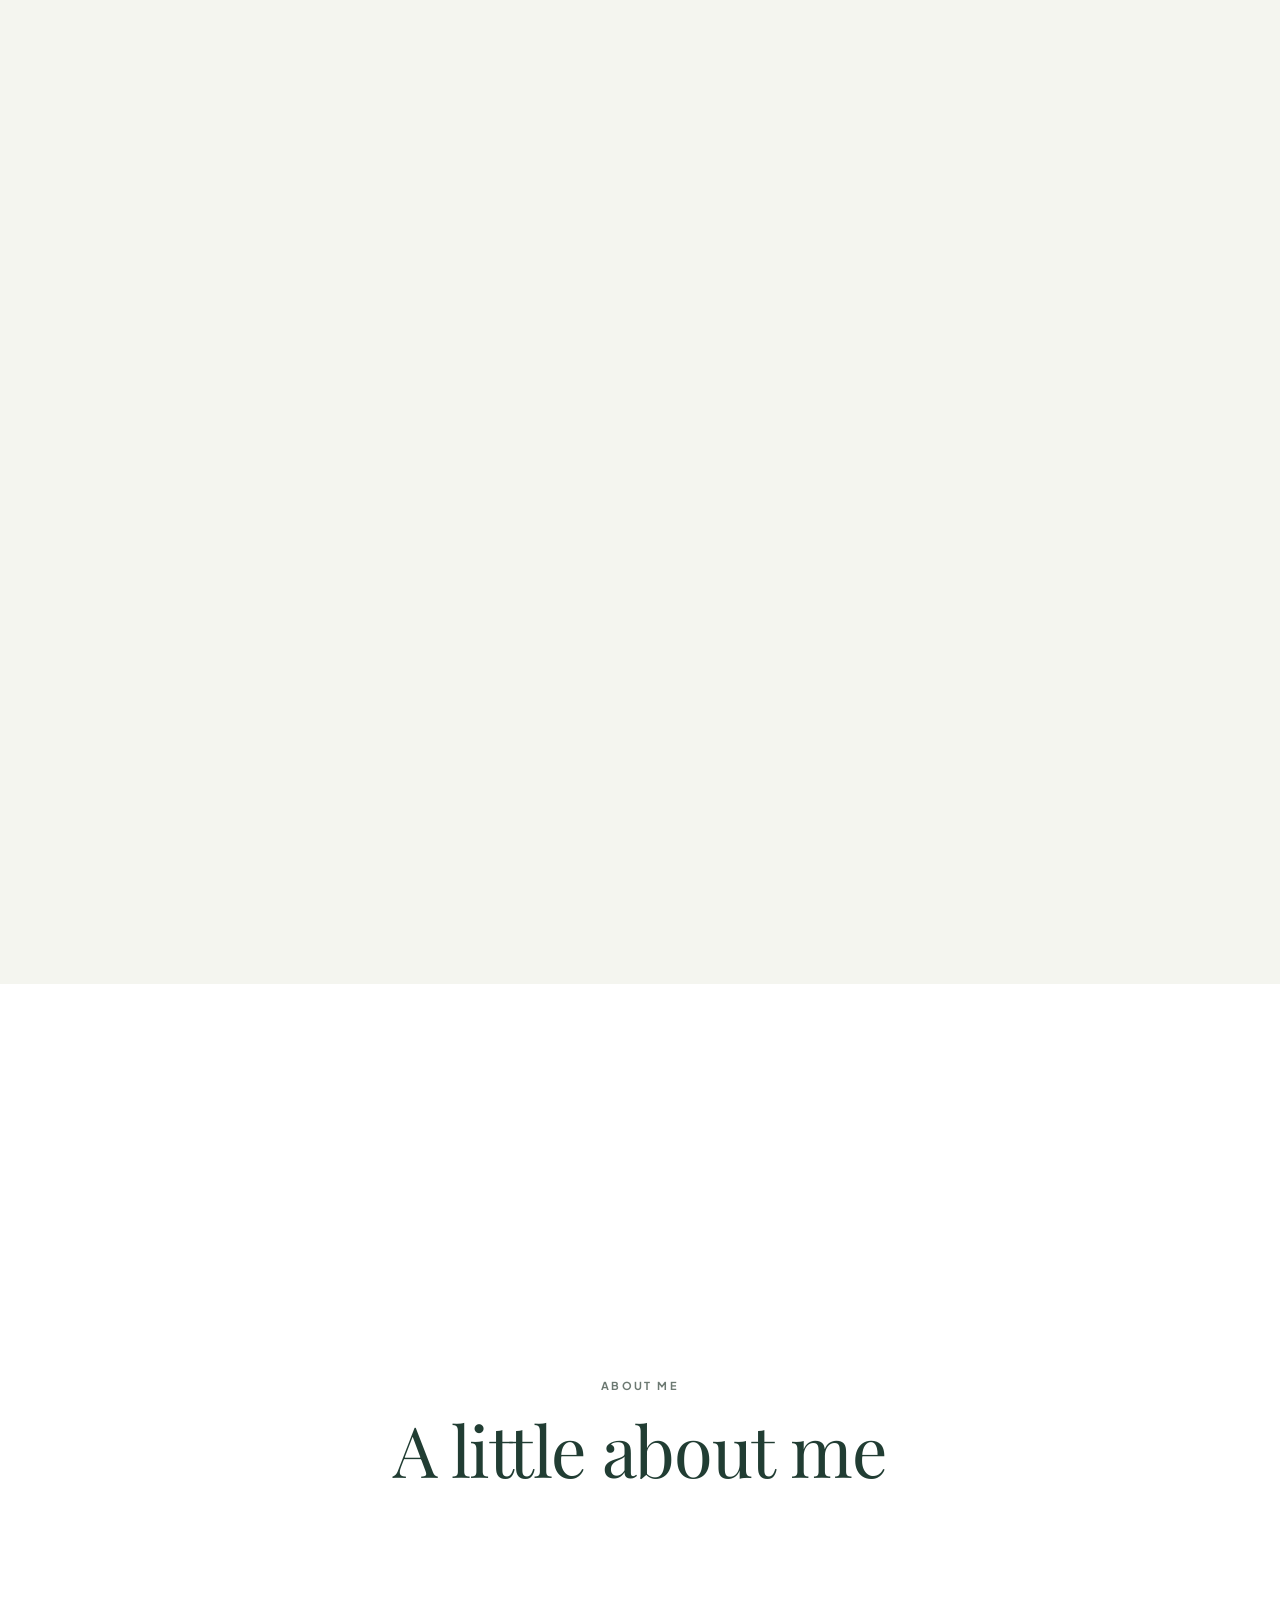
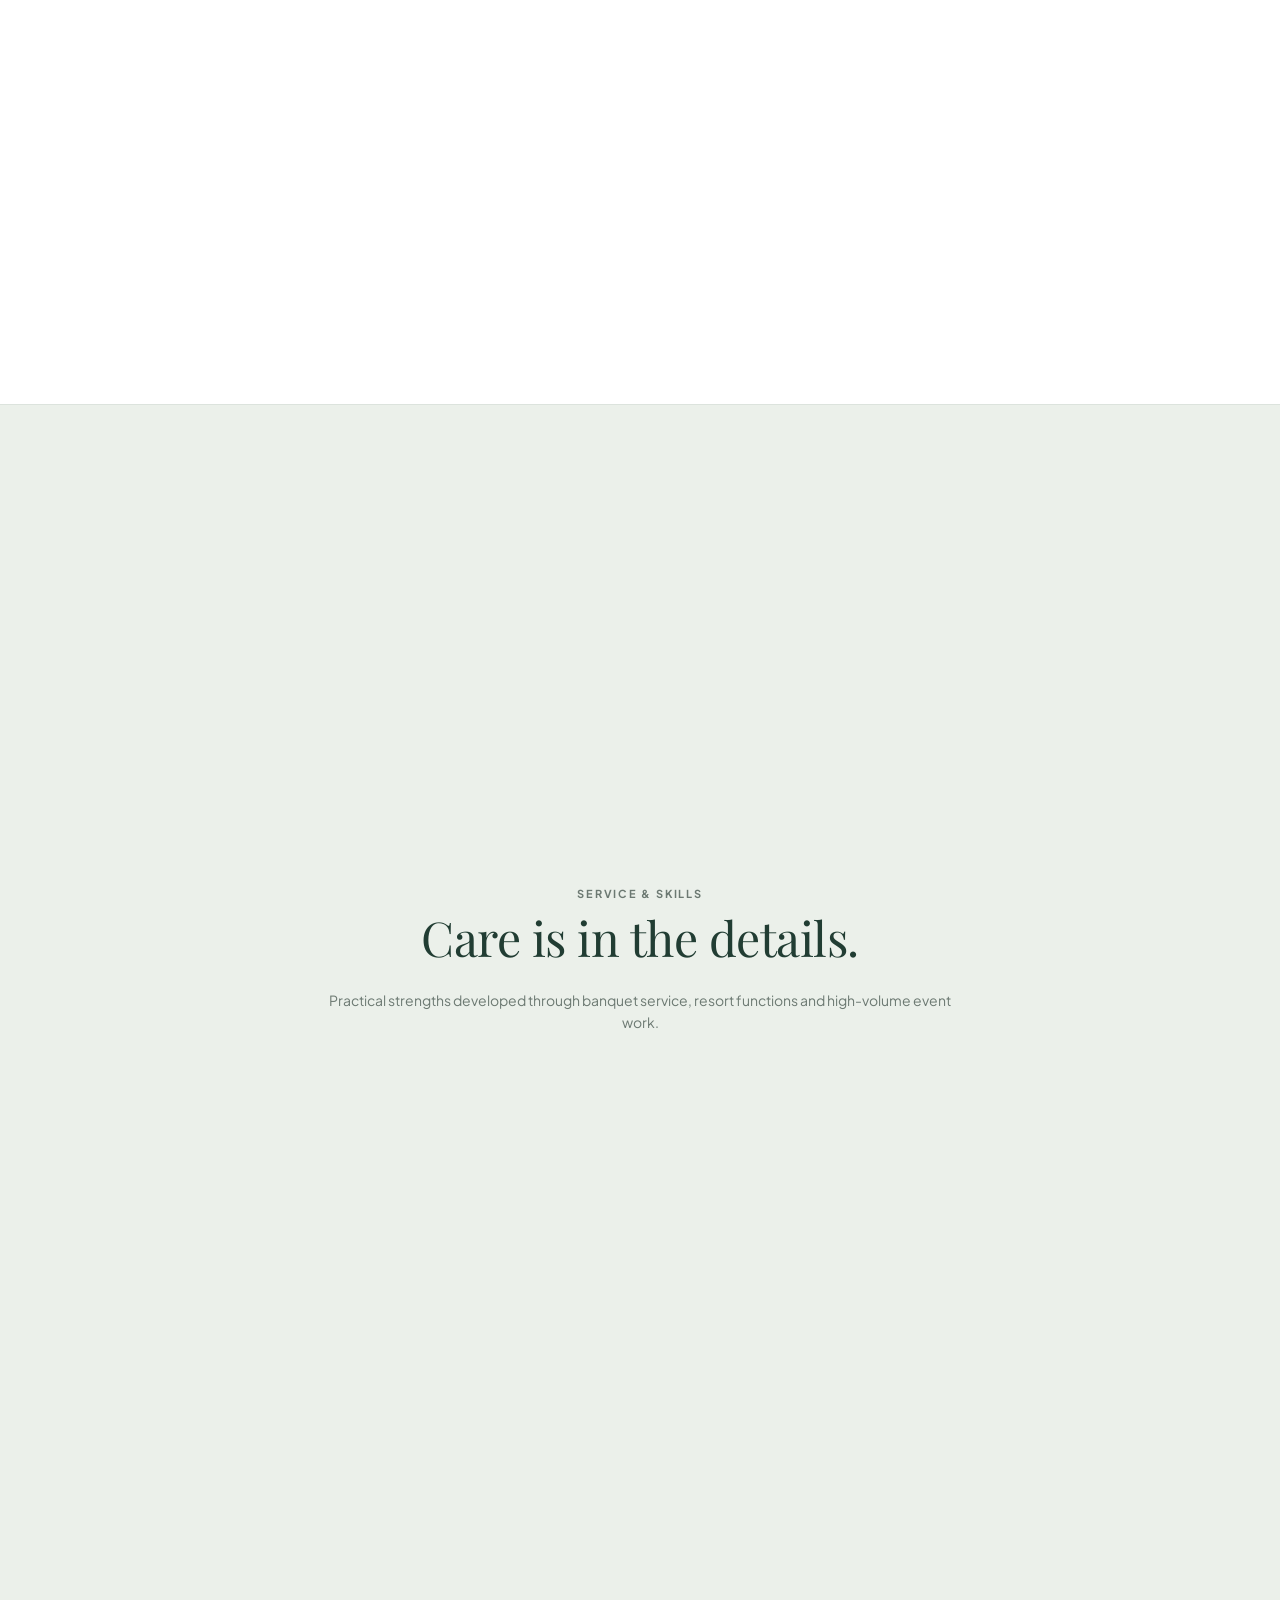
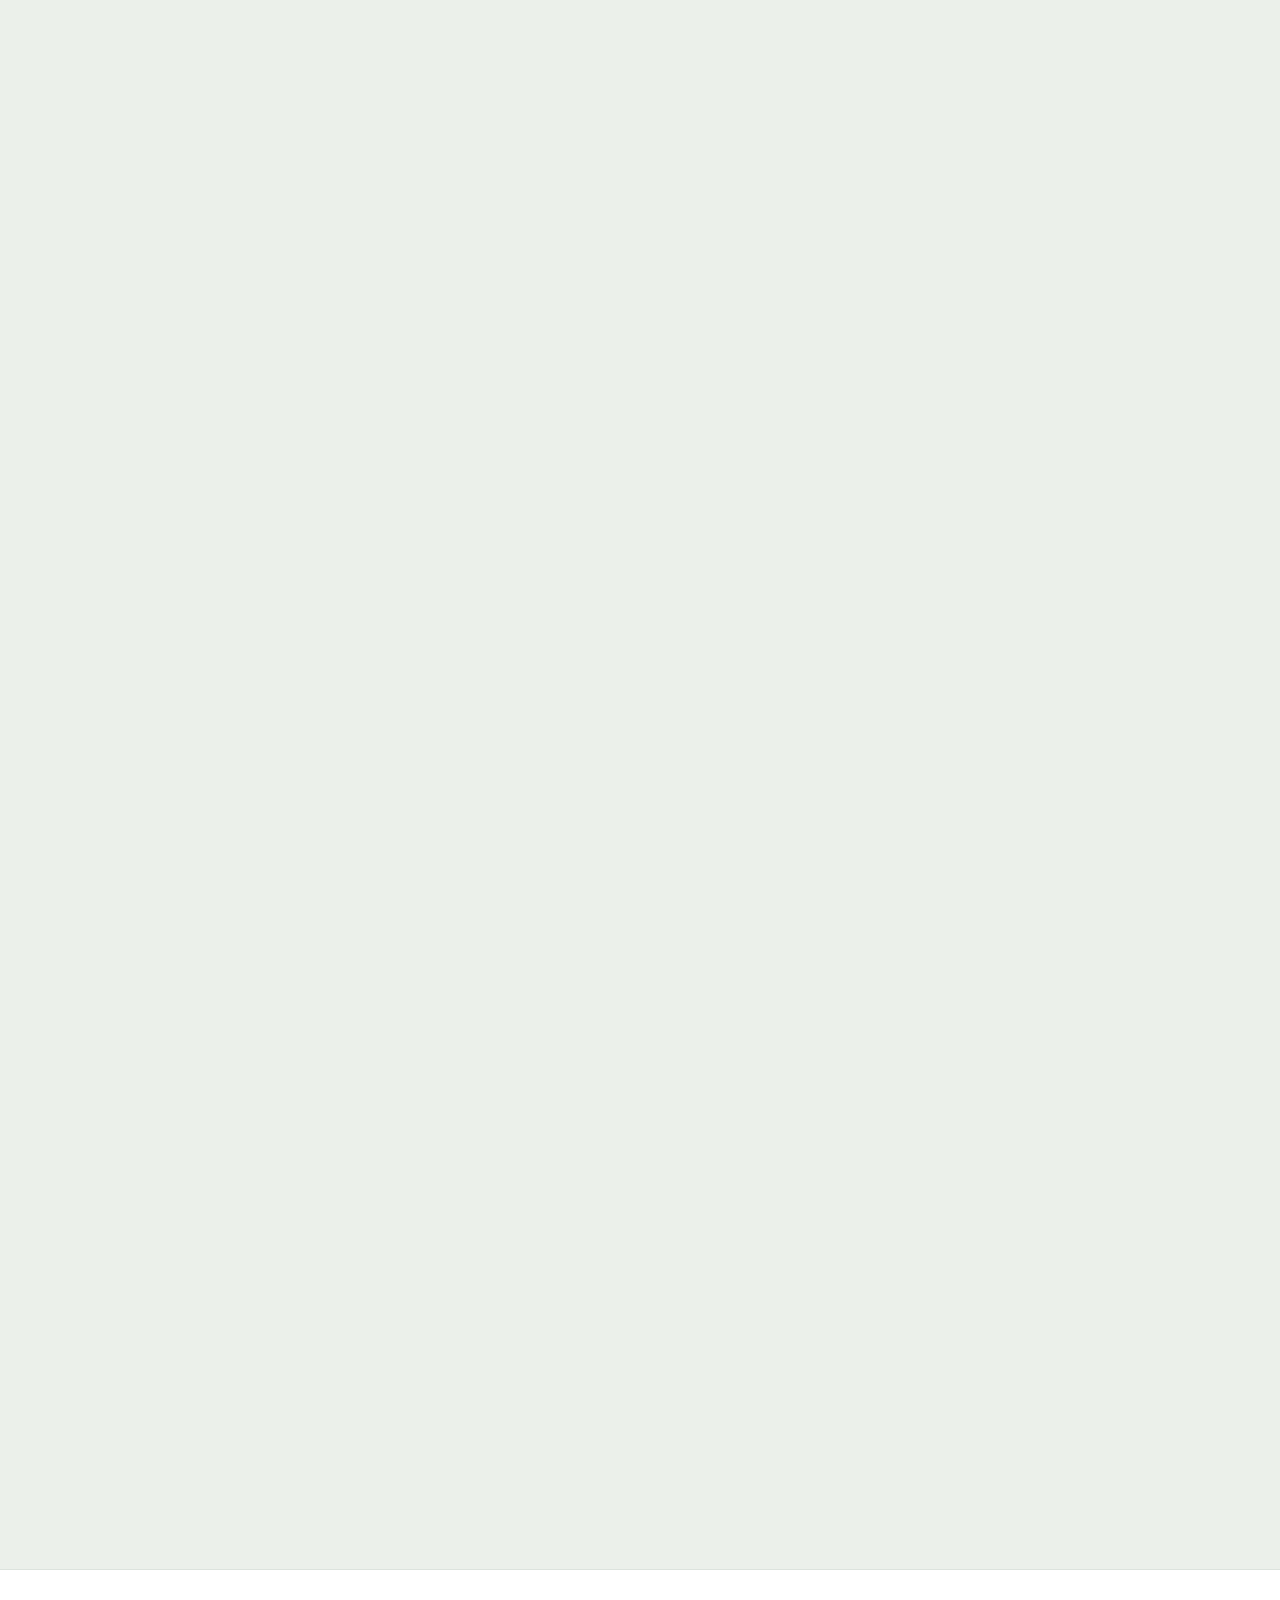
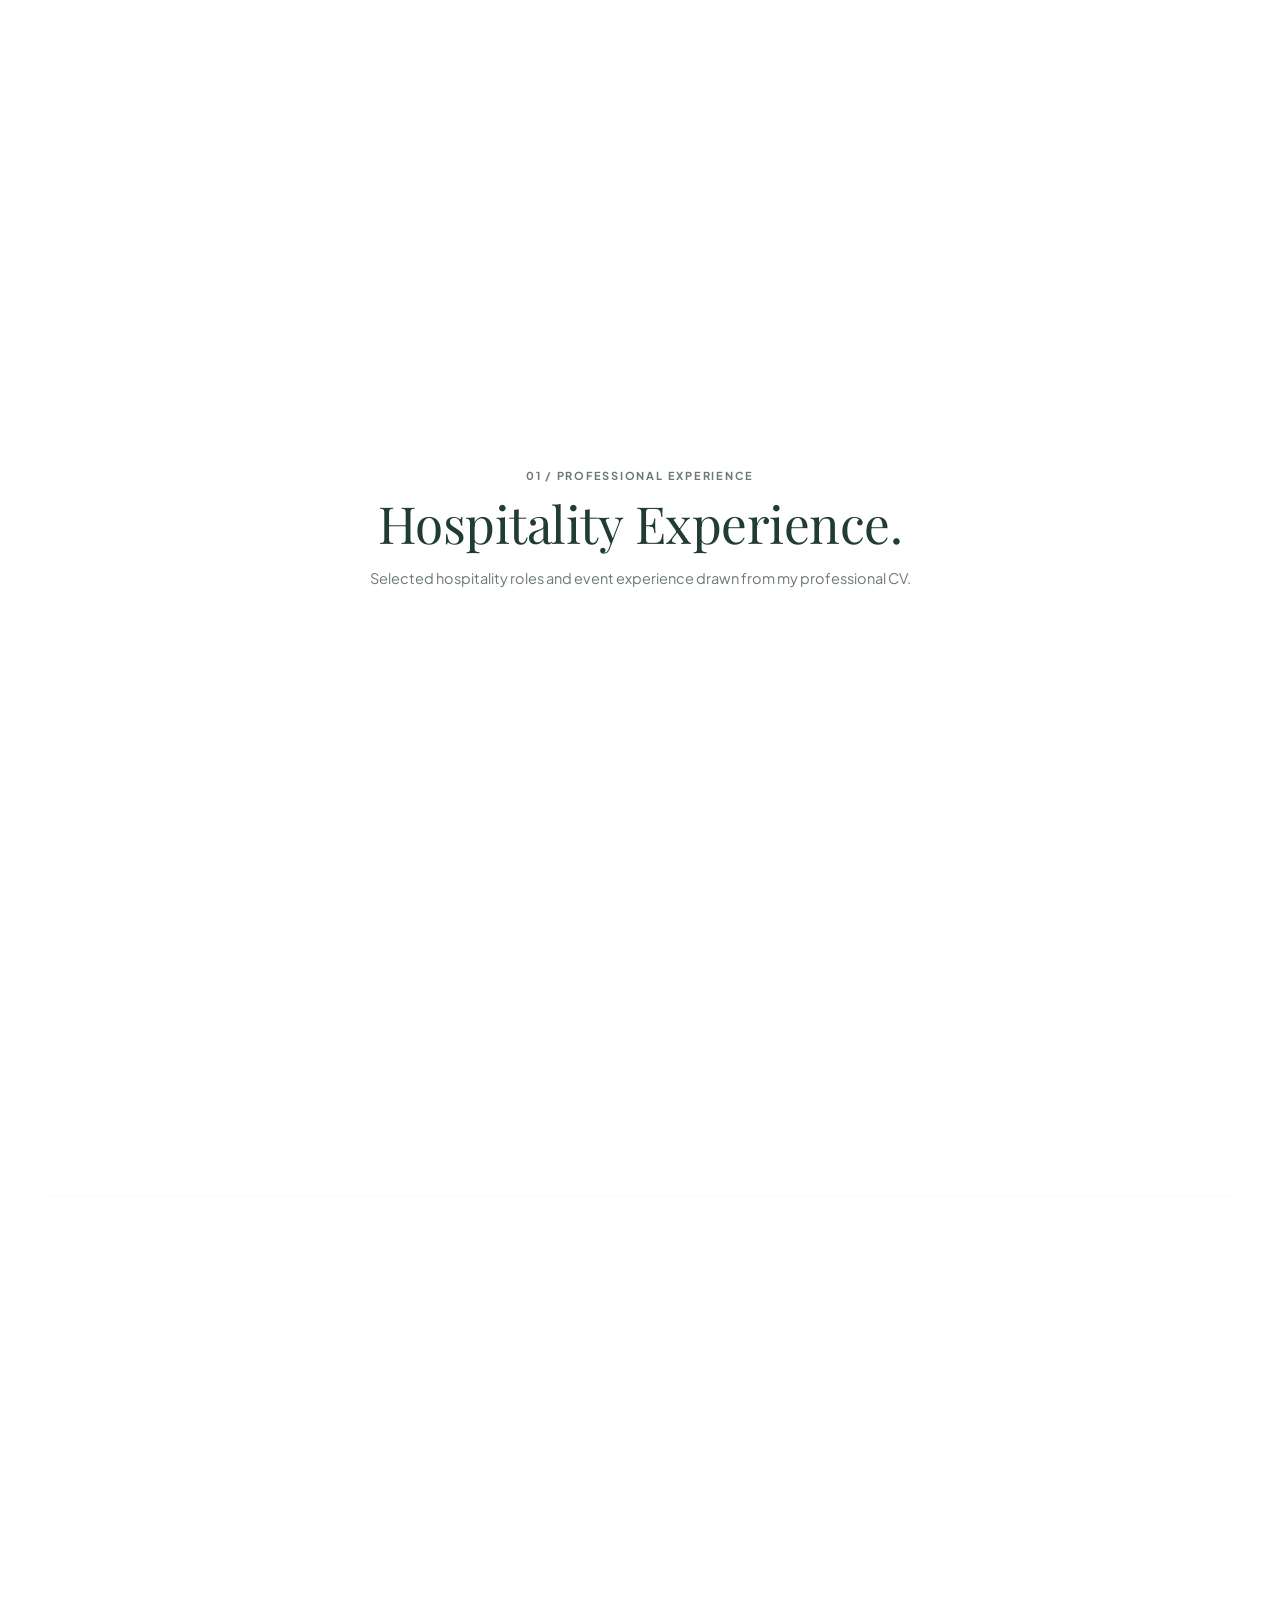
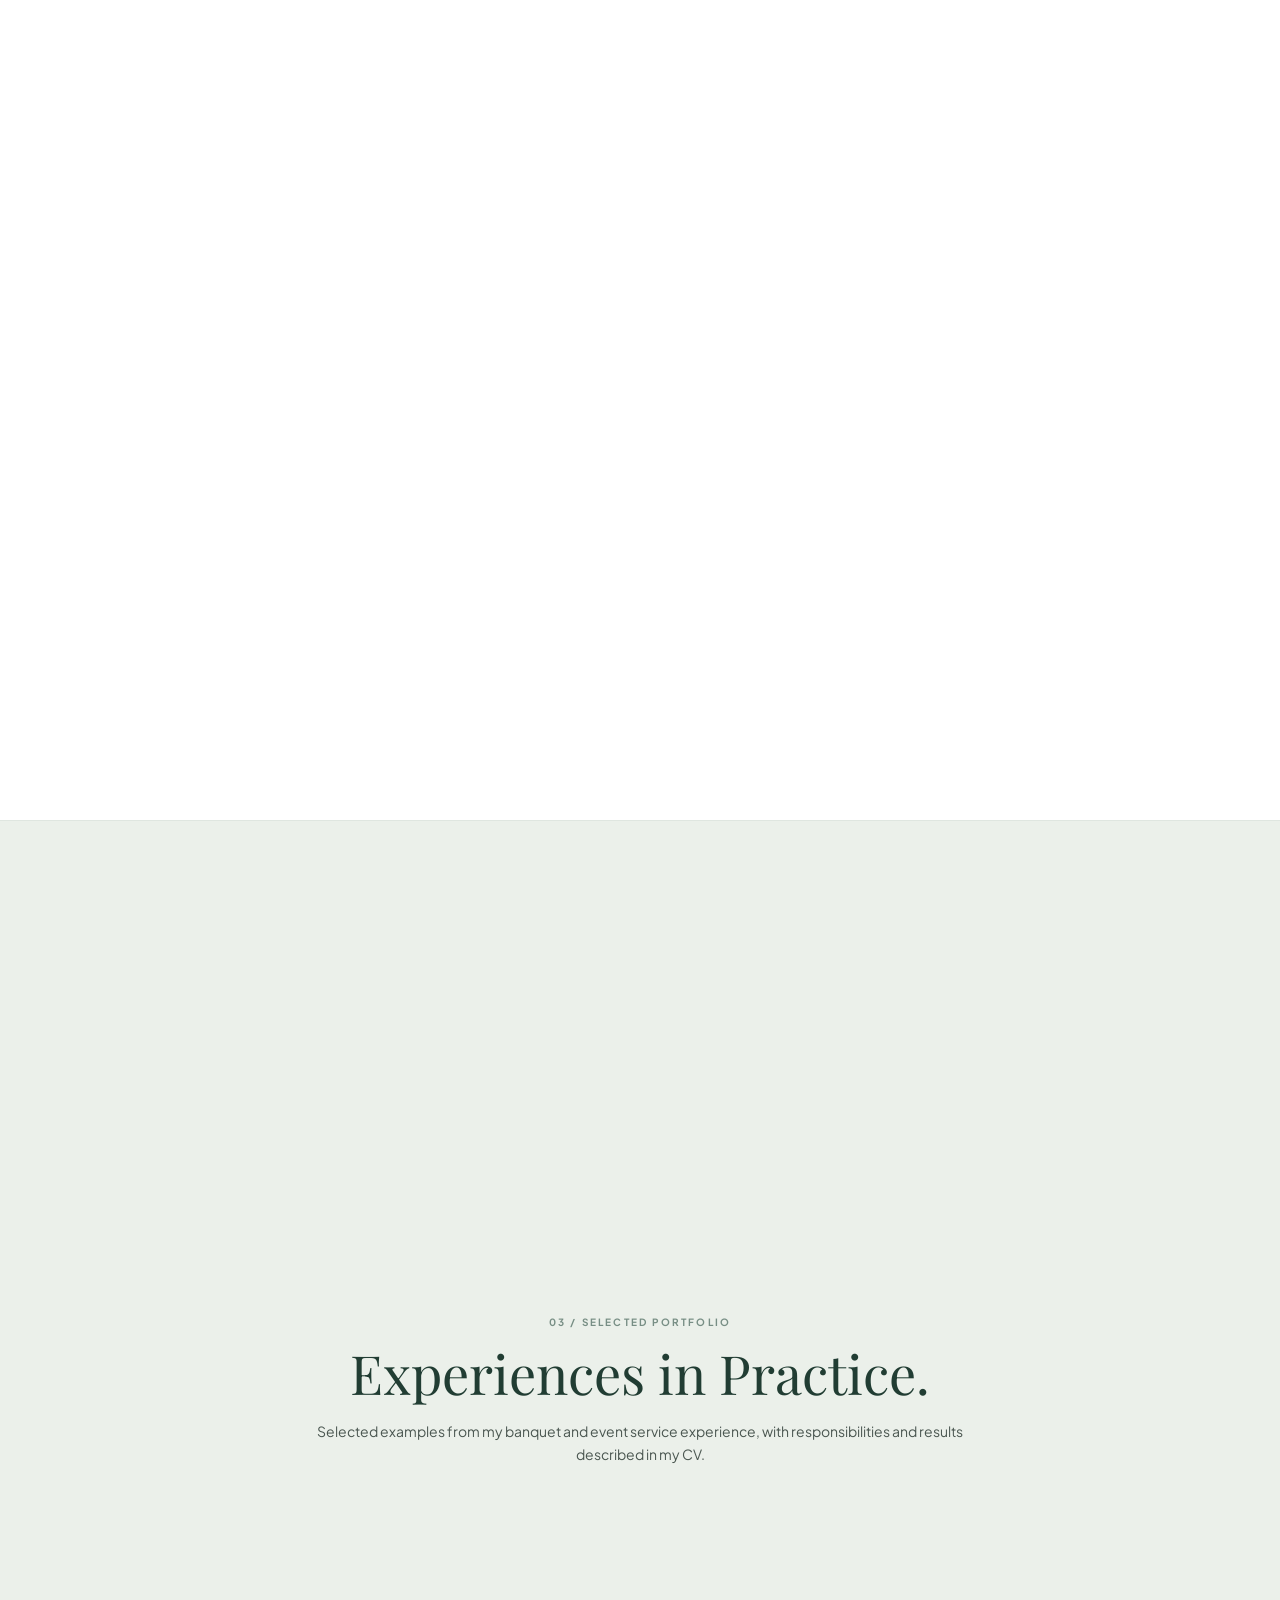
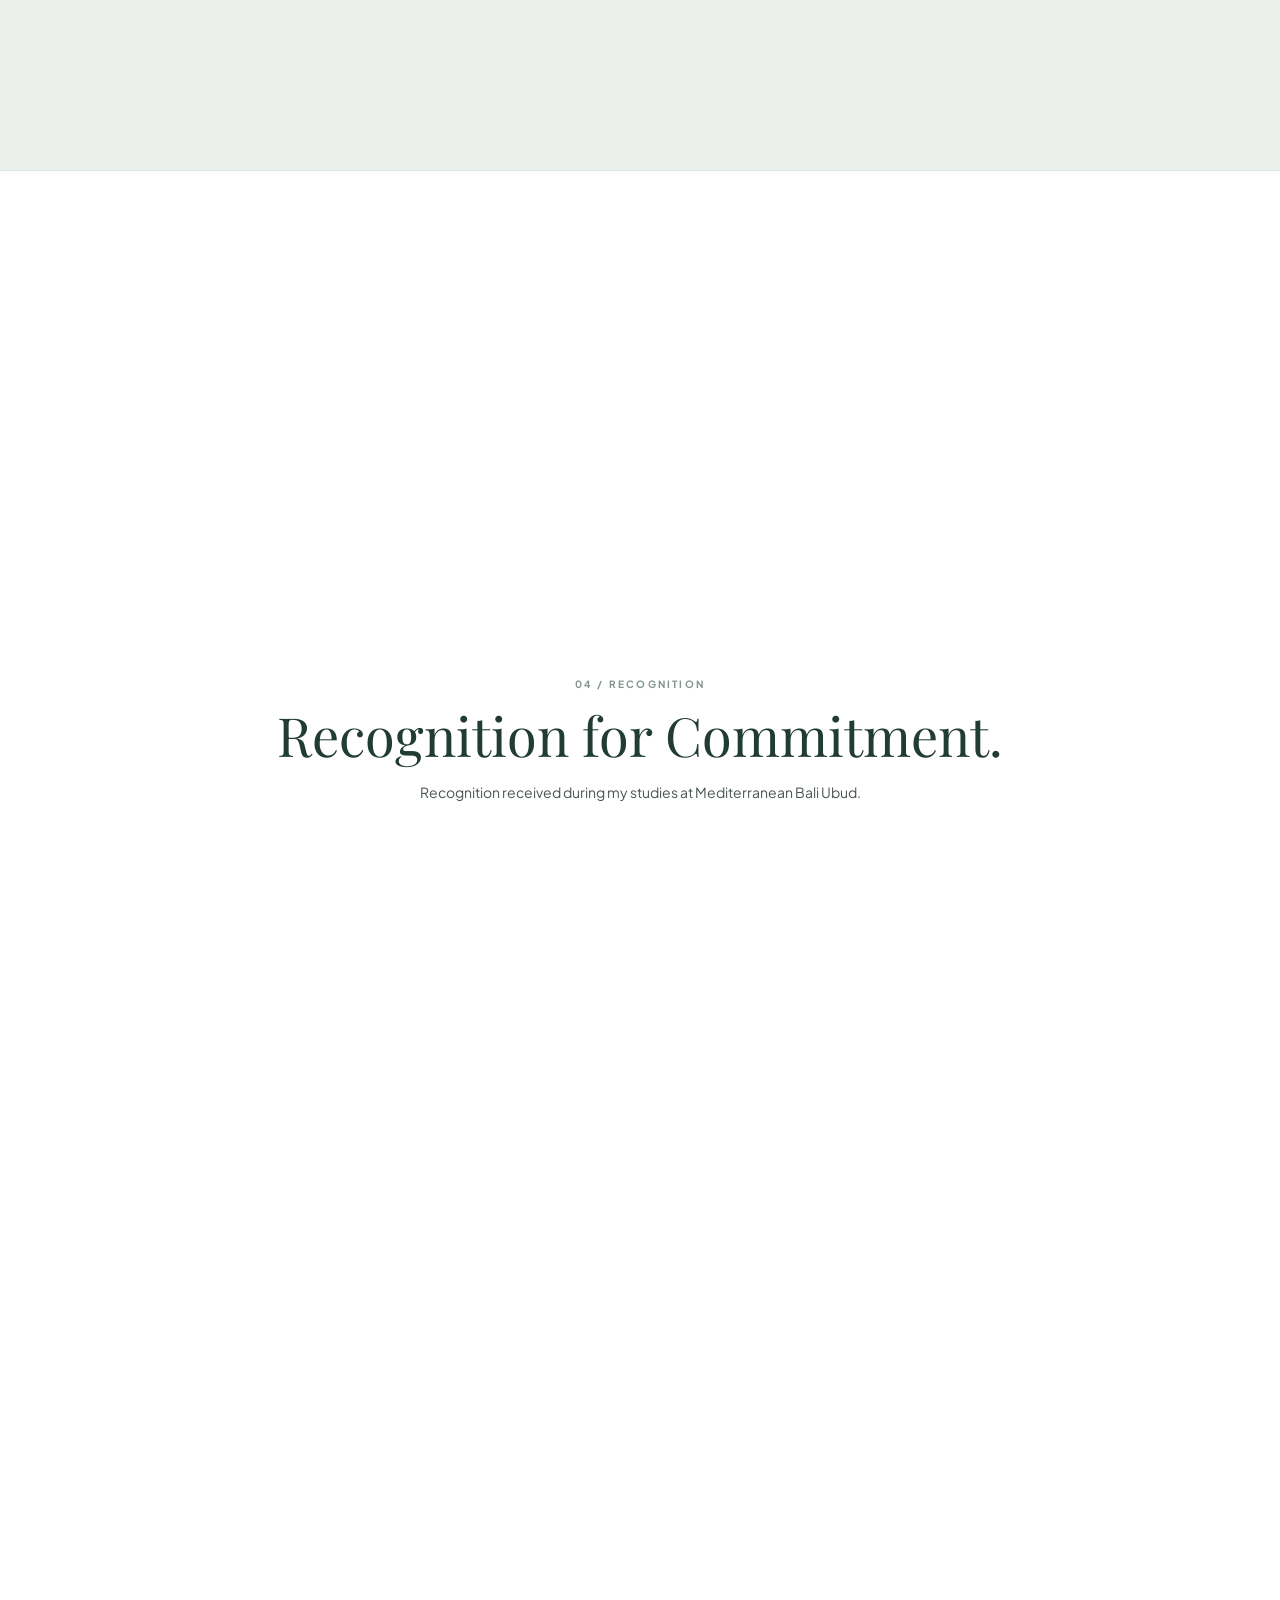
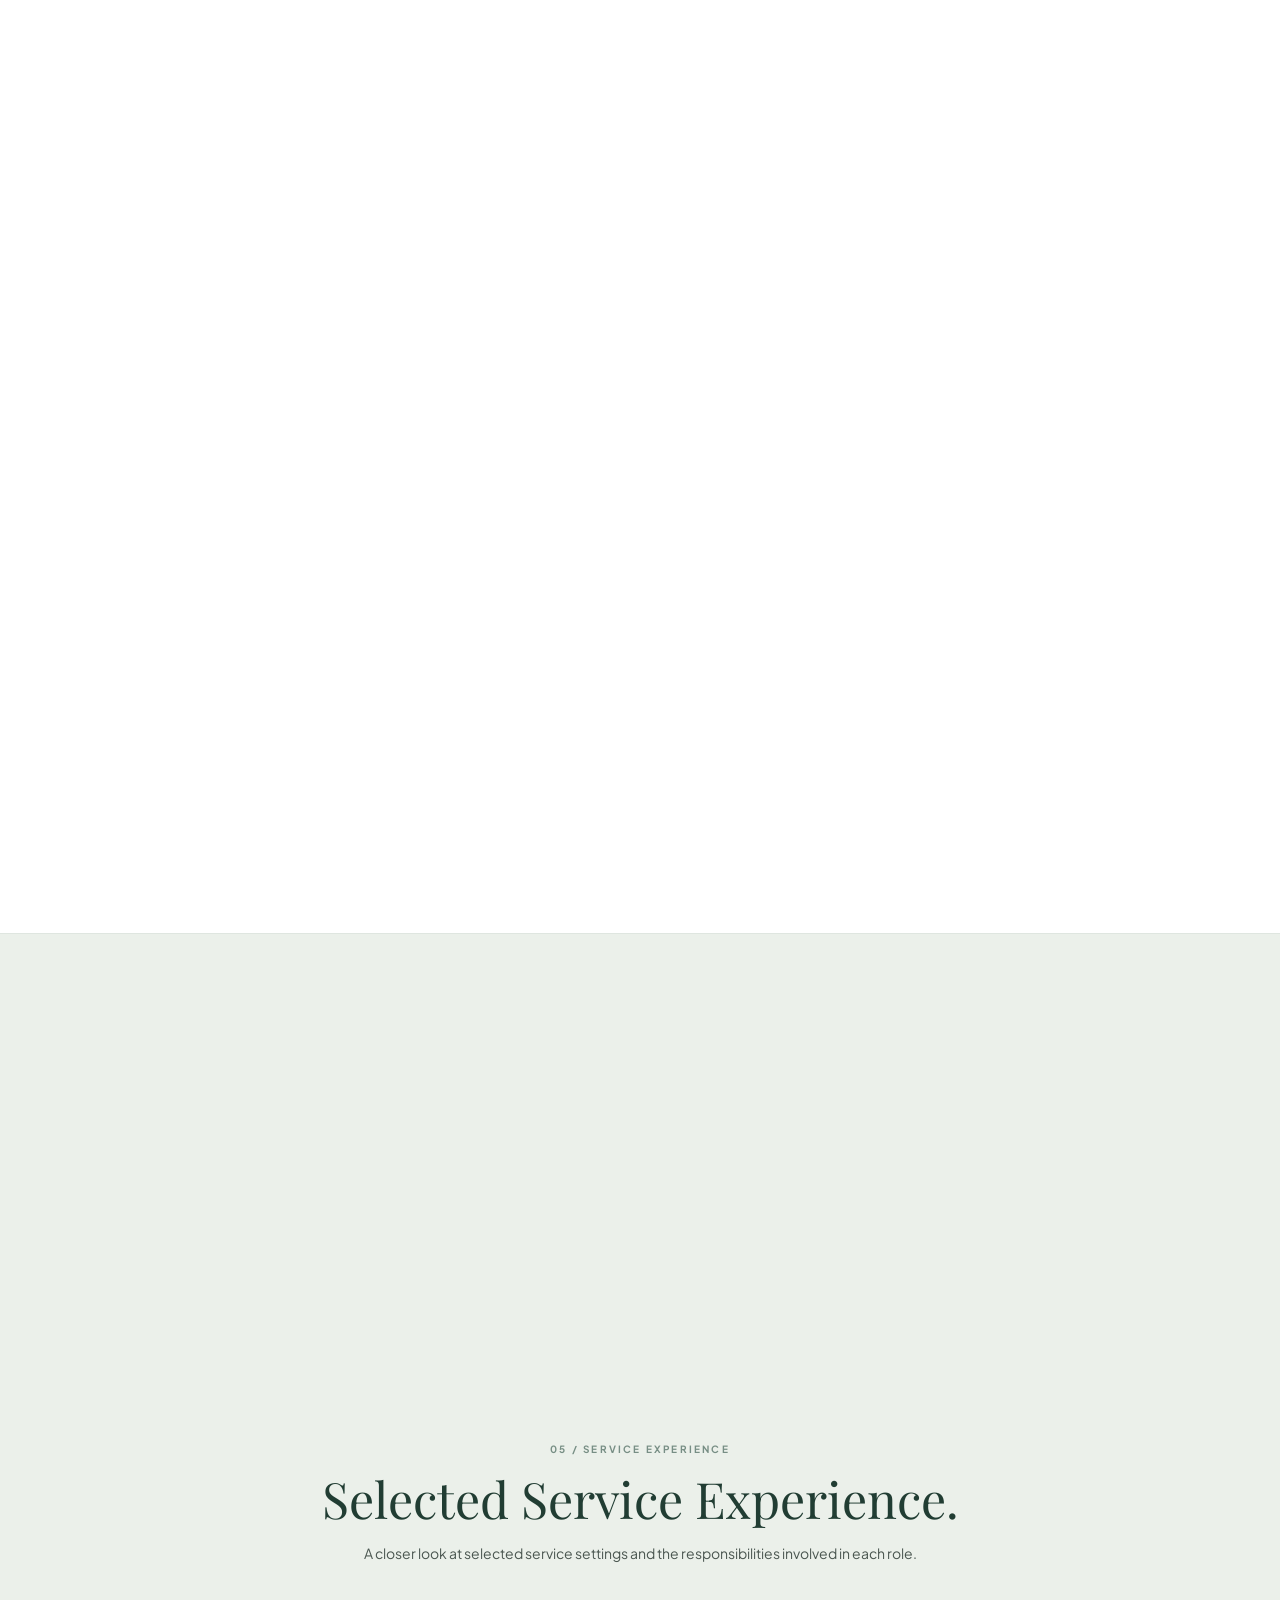
<file: index.html>
<!DOCTYPE html>
<html lang="en">

<head>
  <meta charset="UTF-8" />
  <meta name="viewport" content="width=device-width, initial-scale=1.0" />
  <title>INAS — I Nyoman Ari Suardana | Personal Portfolio</title>

  <!-- Google Fonts -->
  <link rel="preconnect" href="https://fonts.googleapis.com" />
  <link rel="preconnect" href="https://fonts.gstatic.com" crossorigin />
  <link
    href="https://fonts.googleapis.com/css2?family=Cormorant+Garamond:ital,wght@0,400;0,500;0,600;1,400&family=Playfair+Display:ital,wght@0,400;0,500;0,600;1,400&family=Plus+Jakarta+Sans:wght@300;400;500;600;700&display=swap"
    rel="stylesheet" />

  <!-- External Stylesheet -->
  <link rel="stylesheet" href="css/style.css" />
</head>

<body>

  <!-- ============================================================
       CINEMATIC PRELOADER / INTRO BOOT STAGE
  ============================================================ -->
  <div class="cinematic-boot-stage" id="cinematic-boot" aria-hidden="true">
    <div class="boot-canvas">
      <!-- Centered Flying Logo Element -->
      <div class="boot-brand-wrap" id="boot-brand-wrap">
        <span class="boot-brand-title">INAS</span>
        <div class="boot-brand-expand" id="boot-brand-expand">
          <span class="boot-brand-sep"></span>
          <div class="boot-brand-sub">
            <span class="boot-sub-name">I NYOMAN ARI SUARDANA</span>
            <span class="boot-sub-role">PERSONAL PORTOFOLIO</span>
          </div>
        </div>
      </div>
    </div>
  </div>

  <!-- ============================================================
       SITE HEADER / FLOATING NAVBAR
  ============================================================ -->
  <header class="site-header" id="site-header">
    <div class="header-inner">

      <!-- Brand Logo (Expands on Hover) -->
      <a href="#home" class="brand-group" aria-label="INAS — Back to top">
        <span class="brand-title">INAS</span>
        <div class="brand-expand">
          <span class="brand-sep"></span>
          <div class="brand-sub">
            <span>I NYOMAN ARI SUARDANA</span>
            <span>PERSONAL PORTOFOLIO</span>
          </div>
        </div>
      </a>

      <!-- Desktop Navigation Links -->
            <nav class="nav-links-wrap">
        <a href="#about" class="nav-item" data-i18n="nav_about">About</a>
        <a href="#experience" class="nav-item" data-i18n="nav_experience">Experience</a>
        <a href="#portofolio" class="nav-item" data-i18n="nav_portfolio">Portofolio</a>
        <a href="#journal" class="nav-item" data-i18n="nav_journal">Journal</a>
        <a href="#contact" class="nav-item connect-btn">
          <span data-i18n="nav_connect">Let's connect</span> <span>&#8599;</span>
        </a>
      </nav>

      <!-- Hamburger Menu Toggle (Becomes Close X When Open) -->
      <button class="hamburger-btn" id="hamburger-toggle" aria-label="Toggle navigation menu" aria-expanded="false">
        <span class="hamburger-line"></span>
        <span class="hamburger-line"></span>
      </button>

    </div>
  </header>

  <!-- ============================================================
       HERO STAGE (Full Viewport with Parallax & Architectural Grid)
  ============================================================ -->
  <main class="hero-stage" id="home">

    <!-- Parallax Hotel Background -->
    <div class="hero-hotel-bg"></div>

    <!-- Top Vignette for Navbar Readability -->
    <div class="hero-top-vignette"></div>

    <!-- Multi-stop Mist Gradient Backdrop (Left Side Softening) -->
    <div class="hero-mist-backdrop"></div>

    <!-- Architectural Box Grid & Crosshairs (Difference Blend) -->
    <div class="grid-container">
      <!-- Horizontal Lines -->
      <div class="grid-line-h top"></div>
      <div class="grid-line-h mid"></div>
      <div class="grid-line-h bottom"></div>

      <!-- Vertical Lines (5 Columns) -->
      <div class="grid-line-v v1"></div>
      <div class="grid-line-v v2"></div>
      <div class="grid-line-v v3"></div>
      <div class="grid-line-v v4"></div>
      <div class="grid-line-v v5"></div>

      <!-- Crosshairs (+) Top Row -->
      <div class="crosshair-mark mark-t1"></div>
      <div class="crosshair-mark mark-t2"></div>
      <div class="crosshair-mark mark-t3"></div>
      <div class="crosshair-mark mark-t4"></div>
      <div class="crosshair-mark mark-t5"></div>

      <!-- Crosshairs (+) Mid Row -->
      <div class="crosshair-mark mark-m1"></div>
      <div class="crosshair-mark mark-m2"></div>
      <div class="crosshair-mark mark-m3"></div>
      <div class="crosshair-mark mark-m4"></div>
      <div class="crosshair-mark mark-m5"></div>
    </div>

    <!-- Model Portrait Layer (Official Inas Portrait) -->
    <div class="hero-art-layer">
      <img src="assets/hero_model_inas.png" alt="I Nyoman Ari Suardana" class="hero-art-image" />
    </div>

    <!-- Centered Hero Content -->
    <div class="hero-inner">
      <section class="hero-content-left">
        <p class="hero-greeting">
          <span class="greeting-text" id="hero-greeting-text">Hello, I am</span>
        </p>
        <h1 class="hero-name">
          <span class="name-line">I Nyoman</span> <span class="name-line">Ari Suardana</span>
        </h1>
        <h2 class="hero-profession" data-i18n="hero_role">Food &amp; Beverage Attendant</h2>

        <p class="hero-bio" data-i18n="hero_bio">
          Food and Beverage Service professional with hands-on experience in banquet operations and high-volume events. Experienced in guest service, ESB Lite POS, order accuracy and collaborative service.
        </p>

        <!-- CTA Action Buttons -->
        <div class="hero-actions">
          <a href="#portofolio" class="btn-explore">
            <span data-i18n="btn_explore">Explore Portofolio</span>
            <svg width="13" height="13" viewBox="0 0 24 24" fill="none" stroke="currentColor" stroke-width="2.2"
              stroke-linecap="round" stroke-linejoin="round">
              <line x1="7" y1="17" x2="17" y2="7"></line>
              <polyline points="7 7 17 7 17 17"></polyline>
            </svg>
          </a>
          <a href="assets/inas-cv.pdf" class="btn-cv" download>
            <span data-i18n="btn_cv">Download CV</span>
            <svg width="13" height="13" viewBox="0 0 24 24" fill="none" stroke="currentColor" stroke-width="2.2"
              stroke-linecap="round" stroke-linejoin="round">
              <line x1="12" y1="5" x2="12" y2="19"></line>
              <polyline points="19 12 12 19 5 12"></polyline>
            </svg>
          </a>
        </div>

        <!-- Social Icons Row -->
        <div class="social-row">
          <a href="https://instagram.com/arisuardanaaa" target="_blank" rel="noreferrer" class="social-btn" aria-label="Instagram">
            <svg viewBox="0 0 24 24" fill="currentColor">
              <path
                d="M12 2.163c3.204 0 3.584.012 4.85.07 3.252.148 4.771 1.691 4.919 4.919.058 1.265.069 1.645.069 4.849 0 3.205-.012 3.584-.069 4.849-.149 3.225-1.664 4.771-4.919 4.919-1.266.058-1.644.07-4.85.07-3.204 0-3.584-.012-4.849-.07-3.26-.149-4.771-1.699-4.919-4.92-.058-1.265-.07-1.644-.07-4.849 0-3.204.013-3.583.07-4.849.149-3.227 1.664-4.771 4.919-4.919 1.266-.057 1.645-.069 4.849-.069zm0-2.163c-3.259 0-3.667.014-4.947.072-4.358.2-6.78 2.618-6.98 6.98-.059 1.281-.073 1.689-.073 4.948 0 3.259.014 3.668.072 4.948.2 4.358 2.618 6.78 6.98 6.98 1.281.058 1.689.072 4.948.072 3.259 0 3.668-.014 4.948-.072 4.354-.2 6.782-2.618 6.979-6.98.059-1.28.073-1.689.073-4.948 0-3.259-.014-3.667-.072-4.947-.196-4.354-2.617-6.78-6.979-6.98-1.281-.059-1.69-.073-4.949-.073zm0 5.838c-3.403 0-6.162 2.759-6.162 6.162s2.759 6.163 6.162 6.163 6.162-2.759 6.162-6.163c0-3.403-2.759-6.162-6.162-6.162zm0 10.162c-2.209 0-4-1.79-4-4 0-2.209 1.791-4 4-4s4 1.791 4 4c0 2.21-1.791 4-4 4zm6.406-11.845c-.796 0-1.441.645-1.441 1.44s.645 1.44 1.441 1.44c.795 0 1.439-.645 1.439-1.44s-.644-1.44-1.439-1.44z" />
            </svg>
          </a>
          <a href="https://facebook.com/arisuardanaaa" target="_blank" rel="noreferrer" class="social-btn" aria-label="Facebook">
            <svg viewBox="0 0 24 24" fill="currentColor">
              <path d="M18 2h-3a5 5 0 0 0-5 5v3H7v4h3v8h4v-8h3l1-4h-4V7a1 1 0 0 1 1-1h3z"></path>
            </svg>
          </a>
          <a href="https://x.com/arisuardanaaa" target="_blank" rel="noreferrer" class="social-btn" aria-label="X">
            <svg viewBox="0 0 24 24" fill="currentColor">
              <path
                d="M18.244 2.25h3.308l-7.227 8.26 8.502 11.24H16.17l-5.214-6.817L4.99 21.75H1.68l7.73-8.835L1.254 2.25H8.08l4.713 6.231zm-1.161 17.52h1.833L7.084 4.126H5.117z" />
            </svg>
          </a>
          <a href="https://linkedin.com/in/ardaness" target="_blank" rel="noreferrer" class="social-btn" aria-label="LinkedIn">
            <svg viewBox="0 0 24 24" fill="currentColor">
              <path d="M16 8a6 6 0 0 1 6 6v7h-4v-7a2 2 0 0 0-2-2 2 2 0 0 0-2 2v7h-4v-7a6 6 0 0 1 6-6z"></path>
              <rect x="2" y="9" width="4" height="12"></rect>
              <circle cx="4" cy="4" r="2"></circle>
            </svg>
          </a>
        </div>
      </section>
    </div>

  </main>

  <!-- ============================================================
       HOSPITALITY SERVICE ICONS STRIP (13 Specialized Services)
  ============================================================ -->
  <div class="service-icons-bar">
    <div class="service-icons-track">

      <!-- Set 1 -->
      <div class="service-icon-item">
        <svg class="service-icon-svg" viewBox="0 0 32 32">
          <path d="M7 6v6a2 2 0 0 0 2 2h0a2 2 0 0 0 2-2V6" />
          <path d="M9 14v12" />
          <path d="M9 6v6" />
          <circle cx="16" cy="16" r="6" />
          <path d="M23 6v10a2 2 0 0 1-2 2h0v8" />
        </svg>
        <span class="service-icon-label">Table Service</span>
      </div>

      <div class="service-icon-item">
        <svg class="service-icon-svg" viewBox="0 0 32 32">
          <circle cx="16" cy="9" r="1.5" />
          <path d="M16 10.5v2" />
          <path d="M6 22a10 10 0 0 1 20 0H6z" />
          <path d="M4 22h24v1.5a1 1 0 0 1-1 1H5a1 1 0 0 1-1-1V22z" />
        </svg>
        <span class="service-icon-label">Cloche</span>
      </div>

      <div class="service-icon-item">
        <svg class="service-icon-svg" viewBox="0 0 32 32">
          <path d="M7 14h14v7a4 4 0 0 1-4 4H11a4 4 0 0 1-4-4v-7z" />
          <path d="M21 16h2a2.5 2.5 0 0 1 0 5h-2" />
          <path d="M5 26h18" />
          <path d="M10 8c0 2 2 2 2 4" />
          <path d="M14 7c0 2 2 2 2 4" />
          <path d="M18 8c0 2 2 2 2 4" />
        </svg>
        <span class="service-icon-label">Coffee</span>
      </div>

      <div class="service-icon-item">
        <svg class="service-icon-svg" viewBox="0 0 32 32">
          <path d="M9 16a7 7 0 0 0 14 0c0-4-3-6-7-6s-7 2-7 6z" />
          <path d="M14 9h4" />
          <circle cx="16" cy="8" r="1" />
          <path d="M9 16c-3 0-4-2-4-4s2-3 4-2" />
          <path d="M23 15c2.5 0 4 1.5 4 3.5S25.5 22 23 21" />
          <path d="M11 23h10" />
        </svg>
        <span class="service-icon-label">Tea Service</span>
      </div>

      <div class="service-icon-item">
        <svg class="service-icon-svg" viewBox="0 0 32 32">
          <path d="M7 8h18l-9 10-9-10z" />
          <path d="M16 18v8" />
          <path d="M11 26h10" />
          <path d="M19 6l-5 5" />
          <circle cx="17" cy="8" r="1.5" />
        </svg>
        <span class="service-icon-label">Mixology</span>
      </div>

      <div class="service-icon-item">
        <svg class="service-icon-svg" viewBox="0 0 32 32">
          <path d="M11 7h10v6a5 5 0 0 1-10 0V7z" />
          <path d="M16 18v8" />
          <path d="M11 26h10" />
        </svg>
        <span class="service-icon-label">Wine</span>
      </div>

      <div class="service-icon-item">
        <svg class="service-icon-svg" viewBox="0 0 32 32">
          <path d="M9 14V8h2v6l2 4v8H7v-8l2-4z" />
          <path d="M9 11h2" />
          <path d="M18 10h4v5a2 2 0 0 1-4 0v-5z" />
          <path d="M20 17v7" />
          <path d="M17 24h6" />
          <path d="M23 13h4v4a2 2 0 0 1-4 0v-4z" />
          <path d="M25 19v5" />
          <path d="M23 24h4" />
        </svg>
        <span class="service-icon-label">Champagne</span>
      </div>

      <div class="service-icon-item">
        <svg class="service-icon-svg" viewBox="0 0 32 32">
          <path d="M10 8h11l-2 16a2 2 0 0 1-2 2h-5a2 2 0 0 1-2-2L8 8h2z" />
          <path d="M8 8l-2 3" />
          <path d="M19 12h3a3 3 0 0 1 0 6h-3" />
          <path d="M11 16c2 1 4 1 6 0" />
        </svg>
        <span class="service-icon-label">Water Service</span>
      </div>

      <div class="service-icon-item">
        <svg class="service-icon-svg" viewBox="0 0 32 32">
          <path d="M6 24L16 7l10 17H6z" />
          <path d="M16 7v17" />
          <path d="M11 24l5-9 5 9" />
        </svg>
        <span class="service-icon-label">Table Linen</span>
      </div>

      <div class="service-icon-item">
        <svg class="service-icon-svg" viewBox="0 0 32 32">
          <path d="M5 14h22v2H5z" />
          <path d="M12 9a4 4 0 0 1 8 0" />
          <circle cx="16" cy="7" r="1" />
          <path d="M10 22c2-1 4-1 6-3l4 1" />
          <path d="M16 16v3" />
          <path d="M13 22v4" />
          <path d="M17 22v4" />
        </svg>
        <span class="service-icon-label">Tray Service</span>
      </div>

      <div class="service-icon-item">
        <svg class="service-icon-svg" viewBox="0 0 32 32">
          <path d="M16 7v2" />
          <circle cx="16" cy="6" r="1.5" />
          <path d="M7 21a9 9 0 0 1 18 0H7z" />
          <path d="M5 21h22v3H5z" />
        </svg>
        <span class="service-icon-label">Guest Care</span>
      </div>

      <div class="service-icon-item">
        <svg class="service-icon-svg" viewBox="0 0 32 32">
          <path d="M16 8v16" />
          <path d="M16 8c-3-2-6-2-9-1v15c3-1 6-1 9 1 3-2 6-2 9-1V7c-3-1-6-1-9 1z" />
          <path d="M10 12h3" />
          <path d="M10 16h3" />
          <path d="M19 12h3" />
          <path d="M19 16h3" />
        </svg>
        <span class="service-icon-label">Menu</span>
      </div>

      <div class="service-icon-item">
        <svg class="service-icon-svg" viewBox="0 0 32 32">
          <path d="M6 19c1-4 4-7 10-7s9 3 10 7c-2 2-5 3-10 3s-8-1-10-3z" />
          <path d="M12 12c-1 2-1 5 0 8" />
          <path d="M20 12c1 2 1 5 0 8" />
          <path d="M16 12v8" />
        </svg>
        <span class="service-icon-label">Bakery</span>
      </div>

      <!-- Set 2 (Duplicated for continuous seamless marquee) -->
      <div class="service-icon-item">
        <svg class="service-icon-svg" viewBox="0 0 32 32">
          <path d="M7 6v6a2 2 0 0 0 2 2h0a2 2 0 0 0 2-2V6" />
          <path d="M9 14v12" />
          <path d="M9 6v6" />
          <circle cx="16" cy="16" r="6" />
          <path d="M23 6v10a2 2 0 0 1-2 2h0v8" />
        </svg>
        <span class="service-icon-label">Table Service</span>
      </div>

      <div class="service-icon-item">
        <svg class="service-icon-svg" viewBox="0 0 32 32">
          <circle cx="16" cy="9" r="1.5" />
          <path d="M16 10.5v2" />
          <path d="M6 22a10 10 0 0 1 20 0H6z" />
          <path d="M4 22h24v1.5a1 1 0 0 1-1 1H5a1 1 0 0 1-1-1V22z" />
        </svg>
        <span class="service-icon-label">Cloche</span>
      </div>

      <div class="service-icon-item">
        <svg class="service-icon-svg" viewBox="0 0 32 32">
          <path d="M7 14h14v7a4 4 0 0 1-4 4H11a4 4 0 0 1-4-4v-7z" />
          <path d="M21 16h2a2.5 2.5 0 0 1 0 5h-2" />
          <path d="M5 26h18" />
          <path d="M10 8c0 2 2 2 2 4" />
          <path d="M14 7c0 2 2 2 2 4" />
          <path d="M18 8c0 2 2 2 2 4" />
        </svg>
        <span class="service-icon-label">Coffee</span>
      </div>

      <div class="service-icon-item">
        <svg class="service-icon-svg" viewBox="0 0 32 32">
          <path d="M9 16a7 7 0 0 0 14 0c0-4-3-6-7-6s-7 2-7 6z" />
          <path d="M14 9h4" />
          <circle cx="16" cy="8" r="1" />
          <path d="M9 16c-3 0-4-2-4-4s2-3 4-2" />
          <path d="M23 15c2.5 0 4 1.5 4 3.5S25.5 22 23 21" />
          <path d="M11 23h10" />
        </svg>
        <span class="service-icon-label">Tea Service</span>
      </div>

      <div class="service-icon-item">
        <svg class="service-icon-svg" viewBox="0 0 32 32">
          <path d="M7 8h18l-9 10-9-10z" />
          <path d="M16 18v8" />
          <path d="M11 26h10" />
          <path d="M19 6l-5 5" />
          <circle cx="17" cy="8" r="1.5" />
        </svg>
        <span class="service-icon-label">Mixology</span>
      </div>

      <div class="service-icon-item">
        <svg class="service-icon-svg" viewBox="0 0 32 32">
          <path d="M11 7h10v6a5 5 0 0 1-10 0V7z" />
          <path d="M16 18v8" />
          <path d="M11 26h10" />
        </svg>
        <span class="service-icon-label">Wine</span>
      </div>

      <div class="service-icon-item">
        <svg class="service-icon-svg" viewBox="0 0 32 32">
          <path d="M9 14V8h2v6l2 4v8H7v-8l2-4z" />
          <path d="M9 11h2" />
          <path d="M18 10h4v5a2 2 0 0 1-4 0v-5z" />
          <path d="M20 17v7" />
          <path d="M17 24h6" />
          <path d="M23 13h4v4a2 2 0 0 1-4 0v-4z" />
          <path d="M25 19v5" />
          <path d="M23 24h4" />
        </svg>
        <span class="service-icon-label">Champagne</span>
      </div>

      <div class="service-icon-item">
        <svg class="service-icon-svg" viewBox="0 0 32 32">
          <path d="M10 8h11l-2 16a2 2 0 0 1-2 2h-5a2 2 0 0 1-2-2L8 8h2z" />
          <path d="M8 8l-2 3" />
          <path d="M19 12h3a3 3 0 0 1 0 6h-3" />
          <path d="M11 16c2 1 4 1 6 0" />
        </svg>
        <span class="service-icon-label">Water Service</span>
      </div>

      <div class="service-icon-item">
        <svg class="service-icon-svg" viewBox="0 0 32 32">
          <path d="M6 24L16 7l10 17H6z" />
          <path d="M16 7v17" />
          <path d="M11 24l5-9 5 9" />
        </svg>
        <span class="service-icon-label">Table Linen</span>
      </div>

      <div class="service-icon-item">
        <svg class="service-icon-svg" viewBox="0 0 32 32">
          <path d="M5 14h22v2H5z" />
          <path d="M12 9a4 4 0 0 1 8 0" />
          <circle cx="16" cy="7" r="1" />
          <path d="M10 22c2-1 4-1 6-3l4 1" />
          <path d="M16 16v3" />
          <path d="M13 22v4" />
          <path d="M17 22v4" />
        </svg>
        <span class="service-icon-label">Tray Service</span>
      </div>

      <div class="service-icon-item">
        <svg class="service-icon-svg" viewBox="0 0 32 32">
          <path d="M16 7v2" />
          <circle cx="16" cy="6" r="1.5" />
          <path d="M7 21a9 9 0 0 1 18 0H7z" />
          <path d="M5 21h22v3H5z" />
        </svg>
        <span class="service-icon-label">Guest Care</span>
      </div>

      <div class="service-icon-item">
        <svg class="service-icon-svg" viewBox="0 0 32 32">
          <path d="M16 8v16" />
          <path d="M16 8c-3-2-6-2-9-1v15c3-1 6-1 9 1 3-2 6-2 9-1V7c-3-1-6-1-9 1z" />
          <path d="M10 12h3" />
          <path d="M10 16h3" />
          <path d="M19 12h3" />
          <path d="M19 16h3" />
        </svg>
        <span class="service-icon-label">Menu</span>
      </div>

      <div class="service-icon-item">
        <svg class="service-icon-svg" viewBox="0 0 32 32">
          <path d="M6 19c1-4 4-7 10-7s9 3 10 7c-2 2-5 3-10 3s-8-1-10-3z" />
          <path d="M12 12c-1 2-1 5 0 8" />
          <path d="M20 12c1 2 1 5 0 8" />
          <path d="M16 12v8" />
        </svg>
        <span class="service-icon-label">Bakery</span>
      </div>

    </div>
  </div>

  <!-- ============================================================
       ABOUT SECTION ("An Overview Personality")
  ============================================================ -->
  <section class="about-section" id="about">
    <div class="about-inner">

      <div class="about-header-wrap scroll-cinematic-intro reveal-on-scroll">
        <p class="about-eyebrow">About Me</p>
        <h2 class="about-headline">A little about me</h2>
      </div>

      <div class="about-grid scroll-cinematic-content">

        <!-- Left Column: Visual Inspiration Card -->
        <div class="about-image-col reveal-on-scroll reveal-delay-1">
          <div class="about-image-card">
            <img src="assets/hero_hotel_bg.jpg" alt="A sense of place — visual inspiration" />
            <div class="about-image-tag">
              <div class="about-image-tag-title">A sense of place.</div>
              <div class="about-image-tag-sub">Illustrative setting</div>
            </div>
          </div>
          <p class="about-image-caption">Thoughtful spaces. Considered details. Genuine care.</p>
        </div>

        <!-- Right Column: Interactive Content -->
        <div class="about-content-col reveal-on-scroll reveal-delay-2">

          <!-- Subhead Row with Tab Pills -->
          <div class="about-subhead-row">
            <div class="about-circle-icon"></div>
            <span class="about-subhead">Who I Am?</span>
            <div class="about-pills">
              <button class="about-pill active" data-tab="inas">INAS</button>
              <button class="about-pill" data-tab="education">Education</button>
              <button class="about-pill" data-tab="extra">More</button>
            </div>
          </div>

          <div class="about-divider"></div>

          <!-- Tab Panel: INAS (Default Active) -->
          <div id="panel-inas">
            <p class="about-bio" data-i18n="about_intro">
              I am an F&amp;B Service team member with on-call banquet experience at Bali Nusa Dua Convention Center and Paradisus by Meliá Bali. My work includes event service, wedding set-menu placements and seating-chart preparation.
            </p>
            <p class="about-bio" data-i18n="about_festival">
              At KAFE during Bali Spirit Festival 2026, I supported a busy service operation, recording more than 1,500 transactions in ESB Lite and engaging with over 300 guests each day.
            </p>
            <p class="about-bio" data-i18n="about_profile">
              I bring a foundation in Food &amp; Beverage Service, a background in Software Engineering, and an intermediate level of English. I value clear communication, accurate service and dependable teamwork.
            </p>
          </div>

          <!-- Tab Panel: Education -->
          <div id="panel-education" style="display: none;">
            <p class="about-bio" data-i18n="about_fnb_education">
              Studied Food &amp; Beverage Service at <strong>Mediterranean Bali Ubud</strong> from 2025 to 2026.
            </p>
            <p class="about-bio" data-i18n="about_software_education">
              Completed vocational studies in Software Engineering at <strong>SMK Negeri 1 Gianyar</strong> from 2020 to 2023 before focusing on hospitality.
            </p>
            <p class="about-bio" data-i18n="about_combined_education">
              This combination of study gives me a service-focused foundation and familiarity with digital tools used in day-to-day operations.
            </p>
          </div>

          <!-- Tab Panel: Extra -->
          <div id="panel-extra" style="display: none;">
            <p class="about-bio" data-i18n="about_service_background">
              I work across banquet and event settings, from convention service to resort functions and a high-volume festival café.
            </p>
            <p class="about-bio" data-i18n="about_languages">
              I am comfortable communicating in Bahasa Indonesia (native) and English (intermediate).
            </p>
          </div>

          <!-- Languages Metadata Row -->
          <div class="about-meta-row">
            <div class="about-meta-label">Languages</div>
            <div>
              <div class="about-meta-val">Bahasa Indonesia — Native</div>
              <div class="about-meta-val-sub">English — Intermediate</div>
            </div>
          </div>

        </div>

      </div>

    </div>
  </section>

  <!-- ============================================================
       EXPERIENCE SECTION (Service & Skills + Career Journey)
  ============================================================ -->
  <section class="experience-section" id="experience">

    <!-- SUB-BLOCK 1: SERVICE & SKILLS -->
    <div class="skills-subpart">
      <div class="skills-inner">

        <!-- Skills Header Row -->
        <div class="skills-header-row scroll-cinematic-intro reveal-on-scroll">
          <div class="skills-header-left">
            <p class="skills-eyebrow" data-i18n="skills_eyebrow">Service &amp; Skills</p>
            <h2 class="skills-headline" data-i18n="skills_headline">Care is in the details.</h2>
          </div>
          <div class="skills-header-right">
            <p class="skills-subtext" data-i18n="skills_subtext">
              Practical strengths developed through banquet service, resort functions and high-volume event work.
            </p>
          </div>
        </div>

        <div class="skills-stage scroll-cinematic-content">

        <!-- 8 Skills Cards Grid (2 rows x 4 cols) -->
        <div class="skills-grid">

          <!-- === ROW 1: HARD SKILLS === -->

          <!-- Card 1: Guest Communication (Hard) -->
          <div class="skill-card reveal-on-scroll reveal-delay-1">
            <div class="skill-row-label">Hard Skills</div>
            <div class="skill-icon-wrap" aria-hidden="true">
              <!-- Speech / Chat message icon -->
              <svg width="24" height="24" viewBox="0 0 24 24" fill="none" stroke="currentColor" stroke-width="1.7" stroke-linecap="round" stroke-linejoin="round">
                <path d="M21 15a2 2 0 0 1-2 2H7l-4 4V5a2 2 0 0 1 2-2h14a2 2 0 0 1 2 2z"></path>
                <line x1="8" y1="9" x2="16" y2="9"></line>
                <line x1="8" y1="13" x2="13" y2="13"></line>
              </svg>
            </div>
            <h3 class="skill-card-title">Guest service</h3>
            <p class="skill-card-desc">
              Guest interaction in busy event and festival settings, with a clear and attentive approach.
            </p>
            <div class="skill-card-action">
              KAFE · Bali Spirit Festival 2026
            </div>
          </div>

          <!-- Card 2: Front Office -->
          <div class="skill-card reveal-on-scroll reveal-delay-2">
            <div class="skill-icon-wrap" aria-hidden="true">
              <!-- Concierge Desk Bell icon -->
              <svg width="24" height="24" viewBox="0 0 24 24" fill="none" stroke="currentColor" stroke-width="1.7" stroke-linecap="round" stroke-linejoin="round">
                <path d="M12 3v3"></path>
                <path d="M18 17a6 6 0 0 0-12 0"></path>
                <path d="M4 17h16"></path>
                <path d="M3 20h18"></path>
                <circle cx="12" cy="3" r="1"></circle>
              </svg>
            </div>
            <h3 class="skill-card-title">Banquet service</h3>
            <p class="skill-card-desc">
              On-call banquet service at BNDCC and Paradisus by Meliá Bali.
            </p>
            <div class="skill-card-action">
              BNDCC · Paradisus by Meliá Bali
            </div>
          </div>

          <!-- Card 3: Food & Beverage -->
          <div class="skill-card reveal-on-scroll reveal-delay-3">
            <div class="skill-icon-wrap" aria-hidden="true">
              <!-- Fork & Knife / Dining Service icon -->
              <svg width="24" height="24" viewBox="0 0 24 24" fill="none" stroke="currentColor" stroke-width="1.7" stroke-linecap="round" stroke-linejoin="round">
                <path d="M18 2v20"></path>
                <path d="M21 15V2a5 5 0 0 0-5 5v6c0 1.1.9 2 2 2h3Zm0 0v7"></path>
                <path d="M6 2v7"></path>
                <path d="M3 2v7"></path>
                <path d="M9 2v7"></path>
                <path d="M3 9a3 3 0 0 0 6 0v0"></path>
                <path d="M6 12v10"></path>
              </svg>
            </div>
            <h3 class="skill-card-title">POS operations</h3>
            <p class="skill-card-desc">
              Recorded more than 1,500 transactions using ESB Lite during Bali Spirit Festival 2026.
            </p>
            <div class="skill-card-action">
              ESB Lite · 1,500+ transactions
            </div>
          </div>

          <!-- Card 4: Team Coordination (Hard) — hover slides RIGHT -->
          <div class="skill-card skill-card--hover-right reveal-on-scroll reveal-delay-4">
            <div class="skill-icon-wrap" aria-hidden="true">
              <!-- Team / Collaboration icon -->
              <svg width="24" height="24" viewBox="0 0 24 24" fill="none" stroke="currentColor" stroke-width="1.7" stroke-linecap="round" stroke-linejoin="round">
                <path d="M16 21v-2a4 4 0 0 0-4-4H6a4 4 0 0 0-4 4v2"></path>
                <circle cx="9" cy="7" r="4"></circle>
                <path d="M22 21v-2a4 4 0 0 0-3-3.87"></path>
                <path d="M16 3.13a4 4 0 0 1 0 7.75"></path>
              </svg>
            </div>
            <h3 class="skill-card-title">Wedding service preparation</h3>
            <p class="skill-card-desc">
              Prepared set-menu placements and seating charts for wedding functions at Paradisus by Meliá Bali.
            </p>
            <div class="skill-card-action">
              Banquet functions

            </div>

            <div class="skill-hover-arrow skill-hover-arrow--right" aria-hidden="true">&#8594;</div>

          </div>



        </div>



        <!-- ROW 2: SOFT SKILLS -->

        <div class="skills-grid skills-grid--soft">



          <!-- Card 5: Guest Communication (Soft) -->

          <div class="skill-card skill-card--soft reveal-on-scroll reveal-delay-1">

            <div class="skill-row-label">Soft Skills</div>

            <div class="skill-icon-wrap" aria-hidden="true">

              <svg width="24" height="24" viewBox="0 0 24 24" fill="none" stroke="currentColor" stroke-width="1.7" stroke-linecap="round" stroke-linejoin="round">

                <path d="M20.84 4.61a5.5 5.5 0 0 0-7.78 0L12 5.67l-1.06-1.06a5.5 5.5 0 0 0-7.78 7.78l1.06 1.06L12 21.23l7.78-7.78 1.06-1.06a5.5 5.5 0 0 0 0-7.78z"></path>

              </svg>

            </div>

            <h3 class="skill-card-title">Order accuracy</h3>

            <p class="skill-card-desc">

              Careful order handling in a high-volume café environment.

            </p>

            <div class="skill-card-action">

              KAFE · Bali Spirit Festival 2026

            </div>

          </div>



          <!-- Card 6: Front Office (Soft) -->

          <div class="skill-card skill-card--soft reveal-on-scroll reveal-delay-2">

            <div class="skill-icon-wrap" aria-hidden="true">

              <svg width="24" height="24" viewBox="0 0 24 24" fill="none" stroke="currentColor" stroke-width="1.7" stroke-linecap="round" stroke-linejoin="round">

                <circle cx="12" cy="12" r="10"></circle>

                <polyline points="12 6 12 12 16 14"></polyline>

              </svg>

            </div>

            <h3 class="skill-card-title">Service teamwork</h3>

            <p class="skill-card-desc">

              Collaboration across banquet and event service operations.

            </p>

            <div class="skill-card-action">

              On-call event service

            </div>

          </div>



          <!-- Card 7: Food &amp; Beverage (Soft) -->

          <div class="skill-card skill-card--soft reveal-on-scroll reveal-delay-3">

            <div class="skill-icon-wrap" aria-hidden="true">

              <svg width="24" height="24" viewBox="0 0 24 24" fill="none" stroke="currentColor" stroke-width="1.7" stroke-linecap="round" stroke-linejoin="round">

                <path d="M12 22s8-4 8-10V5l-8-3-8 3v7c0 6 8 10 8 10z"></path>

              </svg>

            </div>

            <h3 class="skill-card-title">High-volume service</h3>

            <p class="skill-card-desc">

              Engaged with more than 300 guests per day during Bali Spirit Festival 2026.

            </p>

            <div class="skill-card-action">

              300+ guest interactions daily

            </div>

          </div>



          <!-- Card 8: Team Coordination (Soft) &mdash; hover slides LEFT -->

          <div class="skill-card skill-card--soft skill-card--hover-left reveal-on-scroll reveal-delay-4">

            <div class="skill-icon-wrap" aria-hidden="true">

              <svg width="24" height="24" viewBox="0 0 24 24" fill="none" stroke="currentColor" stroke-width="1.7" stroke-linecap="round" stroke-linejoin="round">

                <path d="M17 21v-2a4 4 0 0 0-4-4H5a4 4 0 0 0-4 4v2"></path>

                <circle cx="9" cy="7" r="4"></circle>

                <path d="M23 21v-2a4 4 0 0 0-3-3.87"></path>

                <path d="M16 3.13a4 4 0 0 1 0 7.75"></path>

              </svg>

            </div>

            <h3 class="skill-card-title">Communication</h3>

            <p class="skill-card-desc">

              Native Bahasa Indonesia and intermediate English.

            </p>

            <div class="skill-card-action">

              Bahasa Indonesia · English

            </div>

            <div class="skill-hover-arrow skill-hover-arrow--left" aria-hidden="true">&#8592;</div>

          </div>



        </div>



        <!-- Skills Footer Disclaimer -->
        <div class="skills-footer-note reveal-on-scroll">
          SERVICE EXPERIENCE &middot; DETAILS BASED ON MY PROFESSIONAL CV
        </div>

        </div>
      </div>
    </div>

    <!-- SUB-BLOCK 2: PROFESSIONAL EXPERIENCE TIMELINE -->
    <div class="experience-subpart" id="work-experience">
      <div class="exp-inner">

        <!-- Section Header -->
        <div class="exp-header scroll-cinematic-intro reveal-on-scroll">
          <p class="exp-eyebrow" data-i18n="exp_eyebrow">01 / Professional Experience</p>
          <h2 class="exp-headline" data-i18n="exp_headline">Where My Journey Takes Shape.</h2>
          <p class="exp-subtext" data-i18n="exp_subtext">
            Selected hospitality roles and event experience drawn from my professional CV.
          </p>
        </div>

        <div class="exp-divider scroll-cinematic-spacer" aria-hidden="true"></div>

        <!-- Timeline Items List -->
        <div class="exp-timeline scroll-cinematic-content">

          <!-- Timeline Item 1: BNDCC -->
          <div class="exp-item is-expanded reveal-on-scroll">
            <div class="exp-time-col">
              <span class="exp-dot"></span>
              <span class="exp-date">February 2026 &ndash; Present</span>
            </div>
            <div class="exp-body-col">
              <div class="exp-header-row">
                <div class="exp-header-titles">
                  <h3 class="exp-employer">Bali Nusa Dua Convention Center (BNDCC)</h3>
                  <div class="exp-role-title">Banquet Service Daily Worker (On-Call)</div>
                  <div class="exp-role-badge">BNDCC &middot; Nusa Dua, Bali</div>
                </div>
                <button type="button" class="exp-toggle-btn" aria-label="Toggle details" aria-expanded="true">
                  <span class="exp-toggle-icon">&minus;</span>
                </button>
              </div>
              <div class="exp-notes-box">
                <div class="exp-notes-content-grid">
                  <div class="exp-notes-text-col">
                    <div class="exp-notes-tag">BANQUET SERVICE &middot; ON-CALL</div>
                    <p class="exp-notes-story">
                      <span data-i18n="exp_bndcc_story">On-call banquet service team member at Bali Nusa Dua Convention Center, supporting event dining for functions with more than 1,000 attendees.</span>
                    </p>
                    <div class="exp-notes-detail">
                      <span class="detail-lead">Event scale &middot;</span>
                      <span class="detail-content" data-i18n="exp_bndcc_scale">Events of 1,000+ attendees; service teams of 30–120 staff.</span>
                    </div>
                    <div class="exp-notes-detail">
                      <span class="detail-lead">Service details &middot;</span>
                      <span class="detail-content" data-i18n="exp_bndcc_service">Banquet tables seating 8–10 guests and bar support for VIP events.</span>
                    </div>
                  </div>
                  <div class="exp-photo-col">
                    <div class="exp-photo-card">
                      <img src="assets/exp_bndcc_hall.jpg" alt="Bali Nusa Dua Convention Center" onerror="this.src='assets/hero_hotel_bg.jpg'" />
                      <div class="exp-photo-tag">
                        <span class="exp-photo-location">BNDCC &middot; Nusa Dua, Bali</span>
                        <span class="exp-photo-title">ILLUSTRATIVE IMAGE</span>
                      </div>
                    </div>
                  </div>
                </div>
              </div>
            </div>
          </div>

          <!-- Timeline Item 2: Paradisus by Melia -->
          <div class="exp-item is-expanded reveal-on-scroll">
            <div class="exp-time-col">
              <span class="exp-dot"></span>
              <span class="exp-date">April 2026 &ndash; Present</span>
            </div>
            <div class="exp-body-col">
              <div class="exp-header-row">
                <div class="exp-header-titles">
                  <h3 class="exp-employer">Paradisus by Melia</h3>
                  <div class="exp-role-title">Banquet Service Daily Worker (On-Call)</div>
                  <div class="exp-role-badge">IBSC &middot; Nusa Dua, Bali</div>
                </div>
                <button type="button" class="exp-toggle-btn" aria-label="Toggle details" aria-expanded="true">
                  <span class="exp-toggle-icon">&minus;</span>
                </button>
              </div>
              <div class="exp-notes-box">
                <div class="exp-notes-content-grid">
                  <div class="exp-notes-text-col">
                    <div class="exp-notes-tag">BANQUET SERVICE &middot; ON-CALL</div>
                    <p class="exp-notes-story">
                      <span data-i18n="exp_paradisus_story">On-call banquet service team member supporting wedding functions and resort events at Paradisus by Meliá Bali.</span>
                    </p>
                    <div class="exp-notes-detail">
                      <span class="detail-lead">Function preparation &middot;</span>
                      <span class="detail-content" data-i18n="exp_paradisus_preparation">Set-menu placements and seating-chart preparation for wedding events.</span>
                    </div>
                    <div class="exp-notes-detail">
                      <span class="detail-lead">Service setting &middot;</span>
                      <span class="detail-content" data-i18n="exp_paradisus_setting">Banquet operations in a resort environment.</span>
                    </div>
                  </div>
                  <div class="exp-photo-col">
                    <div class="exp-photo-card">
                      <img src="assets/exp_table_service.jpg" alt="Paradisus by Melia" onerror="this.src='assets/hero_hotel_bg.jpg'" />
                      <div class="exp-photo-tag">
                        <span class="exp-photo-location">IBSC &middot; Nusa Dua, Bali</span>
                        <span class="exp-photo-title">ILLUSTRATIVE IMAGE</span>
                      </div>
                    </div>
                  </div>
                </div>
              </div>
            </div>
          </div>

          <!-- Timeline Item 3: Bali Spirit Festival -->
          <div class="exp-item is-expanded reveal-on-scroll">
            <div class="exp-time-col">
              <span class="exp-dot"></span>
              <span class="exp-date">14&ndash;19 April 2026</span>
            </div>
            <div class="exp-body-col">
              <div class="exp-header-row">
                <div class="exp-header-titles">
                  <h3 class="exp-employer">KAFE &middot; Bali Spirit Festival 2026</h3>
                  <div class="exp-role-title">Food &amp; Beverage Service</div>
                  <div class="exp-role-badge">Ubud, Bali</div>
                </div>
                <button type="button" class="exp-toggle-btn" aria-label="Toggle details" aria-expanded="true">
                  <span class="exp-toggle-icon">&minus;</span>
                </button>
              </div>
              <div class="exp-notes-box">
                <div class="exp-notes-content-grid">
                  <div class="exp-notes-text-col">
                    <div class="exp-notes-tag">FESTIVAL SERVICE</div>
                    <p class="exp-notes-story">
                      <span data-i18n="exp_kafe_story">Supported café service during Bali Spirit Festival, engaging with more than 300 guests per day.</span>
                    </p>
                    <div class="exp-notes-detail">
                      <span class="detail-lead">POS operations &middot;</span>
                      <span class="detail-content" data-i18n="exp_kafe_pos">Processed more than 1,500 transactions using ESB Lite.</span>
                    </div>
                    <div class="exp-notes-detail">
                      <span class="detail-lead">Service focus &middot;</span>
                      <span class="detail-content" data-i18n="exp_kafe_service">Guest interaction, order handling and accurate point-of-sale transactions.</span>
                    </div>
                  </div>
                  <div class="exp-photo-col">
                    <div class="exp-photo-card">
                      <img src="assets/exp_banquet_event.jpg" alt="Illustrative hospitality service scene" onerror="this.src='assets/hero_hotel_bg.jpg'" />
                      <div class="exp-photo-tag">
                        <span class="exp-photo-location">Bali Spirit Festival 2026</span>
                        <span class="exp-photo-title">ILLUSTRATIVE IMAGE</span>
                      </div>
                    </div>
                  </div>
                </div>
              </div>
            </div>
          </div>

        </div>
      </div>
    </div>

  </section>

  <!-- ============================================================
       03 / SELECTED PORTFOLIO SECTION
  ============================================================ -->
  <section class="portfolio-section" id="portofolio">
    <div class="portfolio-inner">

      <!-- Section Header -->
      <div class="portfolio-header scroll-cinematic-intro reveal-on-scroll">
        <p class="portfolio-eyebrow" data-i18n="portfolio_eyebrow">03 / Selected Portfolio</p>
        <h2 class="portfolio-headline" data-i18n="portfolio_headline">Experiences in Practice.</h2>
        <p class="portfolio-subtext" data-i18n="portfolio_subtext">
          Selected examples from my banquet and event service experience, with responsibilities and results described in my CV.
        </p>
      </div>

      <div class="portfolio-stage scroll-cinematic-content">
      <!-- Filter Buttons -->
      <div class="portfolio-filters reveal-on-scroll" role="group" aria-label="Filter portfolio projects">
        <button type="button" class="pf-btn active" data-filter="all" data-i18n="filter_all">All Work</button>
        <button type="button" class="pf-btn" data-filter="corporate" data-i18n="filter_corporate">Corporate</button>
        <button type="button" class="pf-btn" data-filter="banquet" data-i18n="filter_banquet">Banquet</button>
        <button type="button" class="pf-btn" data-filter="fnb" data-i18n="filter_fnb">F&amp;B Service</button>
        <button type="button" class="pf-btn" data-filter="events" data-i18n="filter_events">Events</button>
        <button type="button" class="pf-btn" data-filter="luxury" data-i18n="filter_luxury">Luxury Standards</button>
      </div>

      <!-- Portfolio Grid (Row 1: 2 Large Cards | Row 2: 3 Cards) -->
      <div class="portfolio-grid">

        <!-- Card 1 (Large - Row 1 Left) -->
        <div class="pf-card pf-card--large reveal-on-scroll" data-category="corporate">
          <div class="pf-card-img-wrap">
            <img src="assets/pf_resort_table.jpg" alt="Corporate Hospitality Setting" onerror="this.src='assets/hero_hotel_bg.jpg'" />
            <div class="pf-img-overlay">ILLUSTRATIVE IMAGE</div>
          </div>
          <div class="pf-card-body">
            <span class="pf-category-tag">BANQUET SERVICE</span>
            <h3 class="pf-card-title" data-i18n="pf_card1_title">Convention banquet service</h3>
            <p class="pf-card-meta">BNDCC &middot; NUSA DUA, BALI</p>
            <p class="pf-card-desc" data-i18n="pf_card1_desc">
              Supported banquet service for events with more than 1,000 attendees, working with service teams of 30–120 staff.
            </p>
            <a href="#work-experience" class="pf-view-link"><span data-i18n="pf_view_details">View Experience</span> <span class="pf-arrow">&#8599;</span></a>
          </div>
        </div>

        <!-- Card 2 (Large - Row 1 Right) -->
        <div class="pf-card pf-card--large reveal-on-scroll" data-category="banquet">
          <div class="pf-card-img-wrap">
            <img src="assets/pf_banquet_long.jpg" alt="Banquet Grand Setup" onerror="this.src='assets/hero_hotel_bg.jpg'" />
            <div class="pf-img-overlay">ILLUSTRATIVE IMAGE</div>
          </div>
          <div class="pf-card-body">
            <span class="pf-category-tag">RESORT BANQUETS</span>
            <h3 class="pf-card-title" data-i18n="pf_card2_title">Wedding banquet preparation</h3>
            <p class="pf-card-meta">PARADISUS BY MELIÁ BALI</p>
            <p class="pf-card-desc" data-i18n="pf_card2_desc">
              Prepared set-menu placements and seating charts for wedding functions at Paradisus by Meliá Bali.
            </p>
            <a href="#work-experience" class="pf-view-link"><span data-i18n="pf_view_details">View Experience</span> <span class="pf-arrow">&#8599;</span></a>
          </div>
        </div>

        <!-- Card 3 (Row 2 Col 1) -->
        <div class="pf-card reveal-on-scroll reveal-delay-1" data-category="fnb">
          <div class="pf-card-img-wrap">
            <img src="assets/pf_plates_prep.jpg" alt="Plates and Service Prep" onerror="this.src='assets/hero_hotel_bg.jpg'" />
            <div class="pf-img-overlay">ILLUSTRATIVE IMAGE</div>
          </div>
          <div class="pf-card-body">
            <span class="pf-category-tag">FESTIVAL F&amp;B SERVICE</span>
            <h3 class="pf-card-title" data-i18n="pf_card3_title">Guest service at Bali Spirit Festival</h3>
            <p class="pf-card-meta">KAFE &middot; UBUD, BALI &middot; APRIL 2026</p>
            <p class="pf-card-desc" data-i18n="pf_card3_desc">
              Engaged with more than 300 guests per day during the six-day festival service period.
            </p>
            <a href="#work-experience" class="pf-view-link"><span data-i18n="pf_view_details">View Experience</span> <span class="pf-arrow">&#8599;</span></a>
          </div>
        </div>

        <!-- Card 4 (Row 2 Col 2) -->
        <div class="pf-card reveal-on-scroll reveal-delay-2" data-category="events">
          <div class="pf-card-img-wrap">
            <img src="assets/exp_table_service.jpg" alt="Terrace Dining Operations" onerror="this.src='assets/hero_hotel_bg.jpg'" />
            <div class="pf-img-overlay">ILLUSTRATIVE IMAGE</div>
          </div>
          <div class="pf-card-body">
            <span class="pf-category-tag">EVENT OPERATIONS</span>
            <h3 class="pf-card-title" data-i18n="pf_card4_title">Accurate POS service</h3>
            <p class="pf-card-meta">KAFE &middot; ESB LITE</p>
            <p class="pf-card-desc" data-i18n="pf_card4_desc">
              Recorded more than 1,500 transactions using ESB Lite during Bali Spirit Festival 2026.
            </p>
            <a href="#work-experience" class="pf-view-link"><span data-i18n="pf_view_details">View Experience</span> <span class="pf-arrow">&#8599;</span></a>
          </div>
        </div>

        <!-- Card 5 (Row 2 Col 3) -->
        <div class="pf-card reveal-on-scroll reveal-delay-3" data-category="luxury">
          <div class="pf-card-img-wrap">
            <img src="assets/pf_tea_tray.jpg" alt="VIP Tray Service Setup" onerror="this.src='assets/hero_hotel_bg.jpg'" />
            <div class="pf-img-overlay">ILLUSTRATIVE IMAGE</div>
          </div>
          <div class="pf-card-body">
            <span class="pf-category-tag">EVENT SERVICE</span>
            <h3 class="pf-card-title" data-i18n="pf_card5_title">High-volume festival service</h3>
            <p class="pf-card-meta">14&ndash;19 APRIL 2026 &middot; UBUD, BALI</p>
            <p class="pf-card-desc" data-i18n="pf_card5_desc">
              Delivered café service during a six-day festival, combining guest interaction with efficient order and payment handling.
            </p>
            <a href="#work-experience" class="pf-view-link"><span data-i18n="pf_view_details">View Experience</span> <span class="pf-arrow">&#8599;</span></a>
          </div>
        </div>

      </div><!-- .portfolio-grid -->

      <!-- Portfolio Footer Note -->
      <p class="portfolio-footer-note reveal-on-scroll">
        Images are illustrative; all role details and service figures are based on my professional CV.
      </p>

      </div>
    </div><!-- .portfolio-inner -->
  </section>



  <!-- ============================================================
       04 / HONORS & ACHIEVEMENTS SECTION (Putih)
  ============================================================ -->
  <section class="achievements-section" id="achievements">
    <div class="achievements-inner">

      <!-- Section Header -->
      <div class="achievements-header scroll-cinematic-intro reveal-on-scroll">
        <p class="achievements-eyebrow" data-i18n="achieve_eyebrow">04 / Honors &amp; Credentials</p>
        <h2 class="achievements-headline" data-i18n="achieve_headline">Milestones of Dedication.</h2>
        <p class="achievements-subtext" data-i18n="achieve_subtext">
          Recognition received during my studies at Mediterranean Bali Ubud.
        </p>
      </div>

      <div class="achievements-stage scroll-cinematic-content">
      <!-- Filter Buttons -->
      <div class="achievements-filters reveal-on-scroll" role="group" aria-label="Filter achievements">
        <button type="button" class="achieve-filter-btn active" data-filter="all" data-i18n="achieve_filter_all">All Recognition</button>
      </div>

      <!-- Achievements Cards Grid -->
      <div class="achievements-grid">

        <!-- English Student of the Month -->
        <div class="achieve-card reveal-on-scroll reveal-delay-1" data-category="award">
          <div class="achieve-card-top">
            <div class="achieve-badge-pill achieve-badge-pill--gold">
              <span class="achieve-badge-icon">&#9733;</span>
              <span>Student Recognition</span>
            </div>
            <span class="achieve-year">2025</span>
          </div>
          <div class="achieve-card-body">
            <h3 class="achieve-card-title" data-i18n="award_english_title">English Student of the Month</h3>
            <p class="achieve-card-issuer">Mediterranean Bali Ubud</p>
            <p class="achieve-card-desc" data-i18n="award_english_desc">
              Recognized as English Student of the Month in 2025.
            </p>
          </div>
          <div class="achieve-card-footer">
            <span class="achieve-status-tag">2025</span>
          </div>
        </div>

        <!-- Discipline Student of the Month -->
        <div class="achieve-card reveal-on-scroll reveal-delay-2" data-category="award">
          <div class="achieve-card-top">
            <div class="achieve-badge-pill achieve-badge-pill--emerald">
              <span class="achieve-badge-icon">&#10003;</span>
              <span>Student Recognition</span>
            </div>
            <span class="achieve-year">2025</span>
          </div>
          <div class="achieve-card-body">
            <h3 class="achieve-card-title" data-i18n="award_discipline_title">Discipline Student of the Month</h3>
            <p class="achieve-card-issuer">Mediterranean Bali Ubud</p>
            <p class="achieve-card-desc" data-i18n="award_discipline_desc">
              Recognized for discipline as a student in 2025.
            </p>
          </div>
          <div class="achieve-card-footer">
            <span class="achieve-status-tag">2025</span>
          </div>
        </div>

      </div><!-- .achievements-grid -->

      </div>
    </div><!-- .achievements-inner -->
  </section>

  <!-- ============================================================
       05 / JOURNAL & BLOG SECTION (Ijo)
  ============================================================ -->
  <section class="journal-section" id="journal">
    <div class="journal-inner">

      <!-- Section Header -->
      <div class="journal-header scroll-cinematic-intro reveal-on-scroll">
        <p class="journal-eyebrow" data-i18n="journal_eyebrow">05 / Journal &amp; Blog</p>
        <h2 class="journal-headline" data-i18n="journal_headline">Notes From the Hospitality Journey.</h2>
        <p class="journal-subtext" data-i18n="journal_subtext">
          A closer look at selected service settings and the responsibilities involved in each role.
        </p>
      </div>

      <!-- Journal Cards Grid (3 Columns) -->
      <div class="journal-grid scroll-cinematic-content">

        <!-- Journal Card 1 -->
        <article class="journal-card reveal-on-scroll reveal-delay-1">
          <div class="journal-card-img-wrap">
            <img src="assets/jnl_notebook.jpg" alt="Reflections and Notes on Service" onerror="this.src='assets/hero_hotel_bg.jpg'" />
            <div class="journal-img-overlay">ILLUSTRATIVE IMAGE</div>
          </div>
          <div class="journal-card-body">
            <div class="journal-meta-row">
              <span class="journal-category">BANQUET SERVICE</span>
              <span class="journal-byline">BNDCC &middot; NUSA DUA</span>
            </div>
            <h3 class="journal-card-title" data-i18n="jnl_card1_title">Banquet service at scale</h3>
            <p class="journal-card-desc" data-i18n="jnl_card1_desc">
              BNDCC events included more than 1,000 attendees, banquet tables of 8–10 guests and service teams of 30–120 staff.
            </p>
            <div class="journal-card-footer">
              <a href="#work-experience" class="journal-read-link"><span data-i18n="jnl_read_article">View Experience</span> <span class="jnl-arrow">&#8599;</span></a>
              <div class="journal-draft-note">BNDCC</div>
            </div>
          </div>
        </article>

        <!-- Journal Card 2 -->
        <article class="journal-card reveal-on-scroll reveal-delay-2">
          <div class="journal-card-img-wrap">
            <img src="assets/pf_resort_table.jpg" alt="Service Standards and Station Setup" onerror="this.src='assets/hero_hotel_bg.jpg'" />
            <div class="journal-img-overlay">ILLUSTRATIVE IMAGE</div>
          </div>
          <div class="journal-card-body">
            <div class="journal-meta-row">
              <span class="journal-category">RESORT BANQUETS</span>
              <span class="journal-byline">PARADISUS BY MELIÁ BALI</span>
            </div>
            <h3 class="journal-card-title" data-i18n="jnl_card2_title">Preparing wedding functions</h3>
            <p class="journal-card-desc" data-i18n="jnl_card2_desc">
              Banquet preparation included set-menu placements and seating-chart preparation for wedding events.
            </p>
            <div class="journal-card-footer">
              <a href="#work-experience" class="journal-read-link"><span data-i18n="jnl_read_article">View Experience</span> <span class="jnl-arrow">&#8599;</span></a>
              <div class="journal-draft-note">PARADISUS BY MELIÁ BALI</div>
            </div>
          </div>
        </article>

        <!-- Journal Card 3 -->
        <article class="journal-card reveal-on-scroll reveal-delay-3">
          <div class="journal-card-img-wrap">
            <img src="assets/pf_tea_tray.jpg" alt="Guest Care and Authentic Warmth" onerror="this.src='assets/hero_hotel_bg.jpg'" />
            <div class="journal-img-overlay">ILLUSTRATIVE IMAGE</div>
          </div>
          <div class="journal-card-body">
            <div class="journal-meta-row">
              <span class="journal-category">FESTIVAL F&amp;B SERVICE</span>
              <span class="journal-byline">KAFE &middot; BALI SPIRIT FESTIVAL 2026</span>
            </div>
            <h3 class="journal-card-title" data-i18n="jnl_card3_title">Service during Bali Spirit Festival</h3>
            <p class="journal-card-desc" data-i18n="jnl_card3_desc">
              Across the six-day event, guest service involved more than 300 daily guest interactions and over 1,500 ESB Lite transactions.
            </p>
            <div class="journal-card-footer">
              <a href="#work-experience" class="journal-read-link"><span data-i18n="jnl_read_article">View Experience</span> <span class="jnl-arrow">&#8599;</span></a>
              <div class="journal-draft-note">UBUD, BALI</div>
            </div>
          </div>
        </article>

      </div><!-- .journal-grid -->

    </div><!-- .journal-inner -->
  </section>

  
  <!-- ============================================================
       06 / CONTACT SECTION (Putih Container with Floating Hero Card)
  ============================================================ -->
  <section class="contact-section" id="contact">
    <div class="contact-inner">

      <div class="contact-intro scroll-cinematic-intro reveal-on-scroll">
        <p class="contact-intro-eyebrow" data-i18n="contact_intro_eyebrow">06 / CONTACT</p>
        <h2 class="contact-intro-title" data-i18n="contact_intro_title">Let's connect.</h2>
      </div>

      <!-- Immersive Card Container with Atmospheric Resort Backdrop -->
      <div class="contact-hero-card scroll-cinematic-content reveal-on-scroll">
        <div class="contact-hero-bg">
          <img src="assets/contact_ambient.jpg" alt="Hospitality Ambience" onerror="this.src='assets/hero_hotel_bg.jpg'" />
          <div class="contact-hero-overlay"></div>
        </div>

        <div class="contact-grid">

          <!-- Left Column: Floating Form Card -->
          <div class="contact-form-card reveal-on-scroll reveal-delay-1">
            <div class="contact-form-top-bar">
              <span class="contact-form-brand">Ardan &bull; INAS</span>
              <span class="contact-form-badge">Open to opportunities</span>
            </div>
            <div class="contact-form-content">
              <h3 class="contact-form-heading" data-i18n="contact_form_title">Reach Out to Me</h3>
              <p class="contact-form-sub" data-i18n="contact_form_sub">For banquet service, event work and hospitality opportunities, please get in touch.</p>

              <form class="contact-form" id="portfolio-contact-form">
                <div class="form-group">
                  <label for="contact-name" class="form-label">Name</label>
                  <input type="text" id="contact-name" name="name" autocomplete="name" class="form-input" placeholder="Your Name / Hotel / Company" required />
                </div>
                <div class="form-group">
                  <label for="contact-email" class="form-label">Email</label>
                  <input type="email" id="contact-email" name="email" autocomplete="email" class="form-input" placeholder="jane@hospitality.com" required />
                </div>
                <div class="form-group">
                  <label for="contact-message" class="form-label">Message</label>
                  <textarea id="contact-message" name="message" class="form-textarea" rows="4" placeholder="Tell me about your event or opportunity..." required></textarea>
                </div>
                <button type="submit" class="contact-submit-btn">
                  <span>SEND MESSAGE</span>
                  <span class="submit-arrow">&#8599;</span>
                </button>
              </form>
            </div>
          </div>

          <!-- Right Column: Big Bold Typography & Value Proposition -->
          <div class="contact-info-col reveal-on-scroll reveal-delay-2">
            <div class="contact-tag-badge">
              <span class="contact-tag-dot"></span>
              <span>HOSPITALITY COLLABORATION</span>
            </div>

            <h2 class="contact-display-title">
              LET'S WORK<br />
              <span class="contact-title-highlight">TOGETHER</span>
            </h2>

            <div class="contact-value-box">
              <div class="contact-value-icon">&#10022;</div>
              <div class="contact-value-text">
                <h4 class="contact-value-title">RESULTS-DRIVEN HOSPITALITY</h4>
                <p class="contact-value-desc">
                    Banquet and event service experience, with a focus on guest interaction, accurate transactions and reliable teamwork.
                </p>
              </div>
            </div>

            <div class="contact-quick-details">
              <div class="contact-detail-row">
                <span class="contact-detail-label">Direct Phone</span>
                <a href="tel:+6281237828751" class="contact-detail-val">+62 812-3782-8751</a>
              </div>
              <div class="contact-detail-row">
                <span class="contact-detail-label">Direct Email</span>
                <a href="mailto:arisuardanamediubd@gmail.com" class="contact-detail-val">arisuardanamediubd@gmail.com</a>
              </div>
              <div class="contact-detail-row">
                <span class="contact-detail-label">Current Location</span>
                <span class="contact-detail-val">                Gianyar, Bali, Indonesia</span>
              </div>
            </div>
          </div>

        </div><!-- .contact-grid -->
      </div><!-- .contact-hero-card -->

    </div><!-- .contact-inner -->
  </section>

  <!-- ============================================================
       07 / EDITORIAL SITE FOOTER (With Landscape Panorama & Giant Watermark)
  ============================================================ -->
  <footer class="site-footer">
    <div class="footer-inner">

      <!-- Top 4 Columns Grid -->
      <div class="footer-top-grid">

        <!-- Column 1: Brand & Bio -->
        <div class="footer-col-brand">
          <div class="footer-brand-header">
            <span class="footer-brand-logo">INAS</span>
            <span class="footer-brand-title">I NYOMAN ARI SUARDANA</span>
          </div>
          <p class="footer-brand-lead">Food &amp; Beverage Service</p>
          <p class="footer-brand-bio">
            Banquet and event service experience at BNDCC, Paradisus by Meliá Bali and Bali Spirit Festival.
          </p>
          <a href="assets/inas-cv.pdf" class="footer-cta-pill" download>
            <span class="footer-cta-dot"></span>
            <span>Download CV</span>
            <span class="footer-cta-arrow">&#8599;</span>
          </a>
          <p class="footer-copyright">&copy; 2026 INAS &middot; All rights reserved</p>
          <p class="footer-made-with">Crafted with care in Bali, Indonesia &#127796;</p>
        </div>

        <!-- Column 2: Menu Links -->
        <div class="footer-col-nav">
          <h4 class="footer-heading">Menu</h4>
          <ul class="footer-links-list">
            <li><a href="#home">Home</a></li>
            <li><a href="#about">About</a></li>
            <li><a href="#experience">Experience</a></li>
            <li><a href="#portofolio">Selected Portfolio</a></li>
            <li><a href="#achievements">Recognition</a></li>
            <li><a href="#journal">Journal</a></li>
          </ul>
        </div>

        <!-- Column 3: Navigation / Details -->
        <div class="footer-col-nav">
          <h4 class="footer-heading">Navigation</h4>
          <ul class="footer-links-list">
            <li><a href="#contact">Contact &amp; Inquiries</a></li>
            <li><a href="#experience">BNDCC Banquet</a></li>
            <li><a href="#experience">Paradisus by Melia</a></li>
            <li><a href="#experience">Bali Spirit Festival</a></li>
            <li><a href="#achievements">Student Recognition</a></li>
            <li><a href="#home">Back to Top &uarr;</a></li>
          </ul>
        </div>

        <!-- Column 4: Social & Direct Channels -->
        <div class="footer-col-nav">
          <h4 class="footer-heading">Connect</h4>
          <ul class="footer-links-list">
            <li><a href="https://linkedin.com/in/ardaness" target="_blank" rel="noreferrer">LinkedIn &#8599;</a></li>
            <li><a href="https://instagram.com/arisuardanaaa" target="_blank" rel="noreferrer">Instagram &#8599;</a></li>
            <li><a href="https://facebook.com/arisuardanaaa" target="_blank" rel="noreferrer">Facebook &#8599;</a></li>
            <li><a href="https://x.com/arisuardanaaa" target="_blank" rel="noreferrer">X &#8599;</a></li>
            <li><a href="mailto:arisuardanamediubd@gmail.com">arisuardanamediubd@gmail.com</a></li>
            <li><a href="tel:+6281237828751">+62 812-3782-8751</a></li>
          </ul>
        </div>

      </div><!-- .footer-top-grid -->

      <!-- Bottom Landscape Panorama with Giant Watermark Typography -->
      <div class="footer-panorama-wrap">
        <div class="footer-panorama-bg">
          <img src="assets/footer_landscape.jpg" alt="Bali Horizon" onerror="this.src='assets/hero_hotel_bg.jpg'" />
          <div class="footer-panorama-gradient"></div>
        </div>
        <div class="footer-watermark-text" aria-hidden="true">
          SUARDANA
        </div>
      </div>

    </div><!-- .footer-inner -->
  </footer>


  <div id="menu-overlay" aria-hidden="true">

    <!-- Column 1: Big Editorial Links -->
    <div class="menu-col-nav">
      <div class="menu-item-row">
        <a href="#home" class="menu-nav-anchor">
          <span class="menu-nav-num">01</span><span data-i18n="nav_home">Home</span>
        </a>
      </div>
      <div class="menu-item-row">
        <a href="#about" class="menu-nav-anchor">
          <span class="menu-nav-num">02</span><span data-i18n="nav_about">About</span>
        </a>
      </div>
      <div class="menu-item-row">
        <a href="#experience" class="menu-nav-anchor">
          <span class="menu-nav-num">03</span><span data-i18n="nav_experience">Experience</span>
        </a>
      </div>
      <div class="menu-item-row">
        <a href="#portofolio" class="menu-nav-anchor">
          <span class="menu-nav-num">04</span><span data-i18n="nav_portfolio">Portofolio</span>
        </a>
      </div>
      <div class="menu-item-row">
        <a href="#journal" class="menu-nav-anchor">
          <span class="menu-nav-num">05</span><span data-i18n="nav_journal">Journal</span>
        </a>
      </div>
      <div class="menu-item-row">
        <a href="#contact" class="menu-nav-anchor">
          <span class="menu-nav-num">06</span><span data-i18n="nav_connect">Contact</span>
        </a>
      </div>
    </div>

    <!-- Column 2: Center Separator Crosshairs -->
    <div class="menu-col-center">
      <div class="menu-center-mark">+</div>
      <div class="menu-center-mark">+</div>
      <div class="menu-center-mark">+</div>
      <div class="menu-center-mark">+</div>
      <div class="menu-center-mark">+</div>
      <div class="menu-center-mark">+</div>
      <div class="menu-center-mark">+</div>
    </div>

    <!-- Column 3: Contact & Status Details -->
    <div class="menu-col-info">
      <div class="menu-info-block">
        <div class="menu-info-label" data-i18n="contact_phone_label">Contact Phone</div>
        <div class="menu-info-val">
          <a href="tel:+6281237828751">+62 812-3782-8751</a>
        </div>
      </div>
      <div class="menu-info-block">
        <div class="menu-info-label" data-i18n="contact_mail_label">Contact Mail</div>
        <div class="menu-info-val">
          <a href="mailto:arisuardanamediubd@gmail.com">arisuardanamediubd@gmail.com</a>
        </div>
      </div>
      <div class="menu-info-block">
        <div class="menu-info-label">LinkedIn</div>
        <div class="menu-info-val">
          <a href="https://linkedin.com/in/ardaness" target="_blank" rel="noreferrer">
            linkedin.com/in/ardaness
          </a>
        </div>
      </div>
      <div class="menu-info-block">
        <div class="menu-info-label" data-i18n="location_status_label">Location &amp; Status</div>
        <div class="menu-info-val">
          Bali, Indonesia<br />
          <span style="font-size: 13.5px; opacity: 0.65; font-weight: 400;" data-i18n="location_status_sub">
            Open to hospitality opportunities
          </span>
        </div>
      </div>

    </div>

    <!-- Language Switcher & Dark Mode Toggle -->
    <div class="menu-info-block menu-preferences-block">
      <div class="menu-info-label" data-i18n="preferences_title">Preferences &amp; Settings</div>
      <div class="menu-controls-row">

        <!-- Language Selector (EN / ID) -->
        <div class="pref-control-box">
          <span class="pref-label" data-i18n="lang_label">Language</span>
          <div class="lang-pill-switch" role="group" aria-label="Language selection">
            <button type="button" class="lang-btn active" data-lang="en">EN</button>
            <span class="lang-pill-divider">/</span>
            <button type="button" class="lang-btn" data-lang="id">ID</button>
          </div>
        </div>

        <!-- Dark Mode Toggle -->
        <div class="pref-control-box">
          <span class="pref-label" data-i18n="theme_label">Theme</span>
          <button type="button" class="theme-pill-toggle" id="theme-toggle-btn" aria-label="Toggle dark mode">
            <span class="theme-icon light-icon" title="Light Theme">☼</span>
            <span class="theme-switch-slider">
              <span class="theme-switch-knob"></span>
            </span>
            <span class="theme-icon dark-icon" title="Dark Theme">☾</span>
          </button>
        </div>

      </div>
    </div>


  </div>

  <!-- ============================================================
       EXTERNAL JAVASCRIPT
  ============================================================ -->
  <script src="js/main.js"></script>

</body>

</html>
</file>
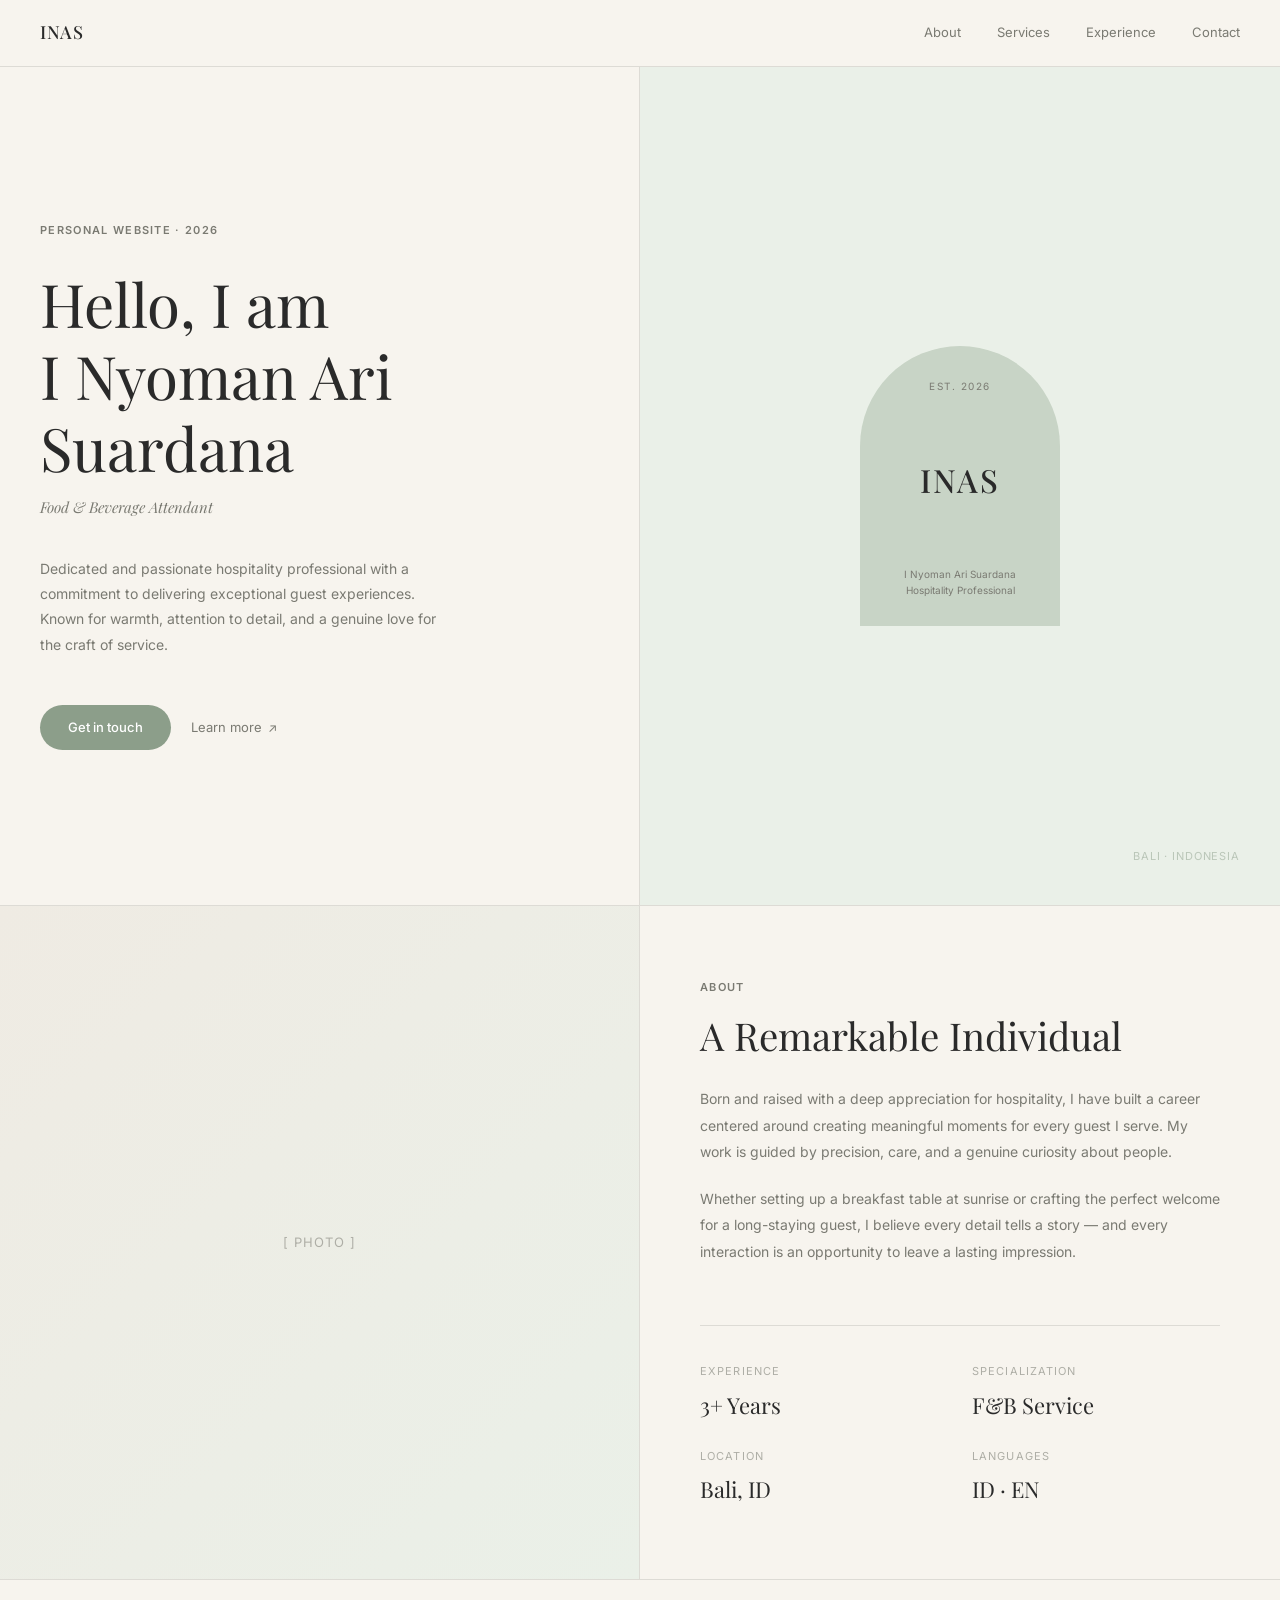
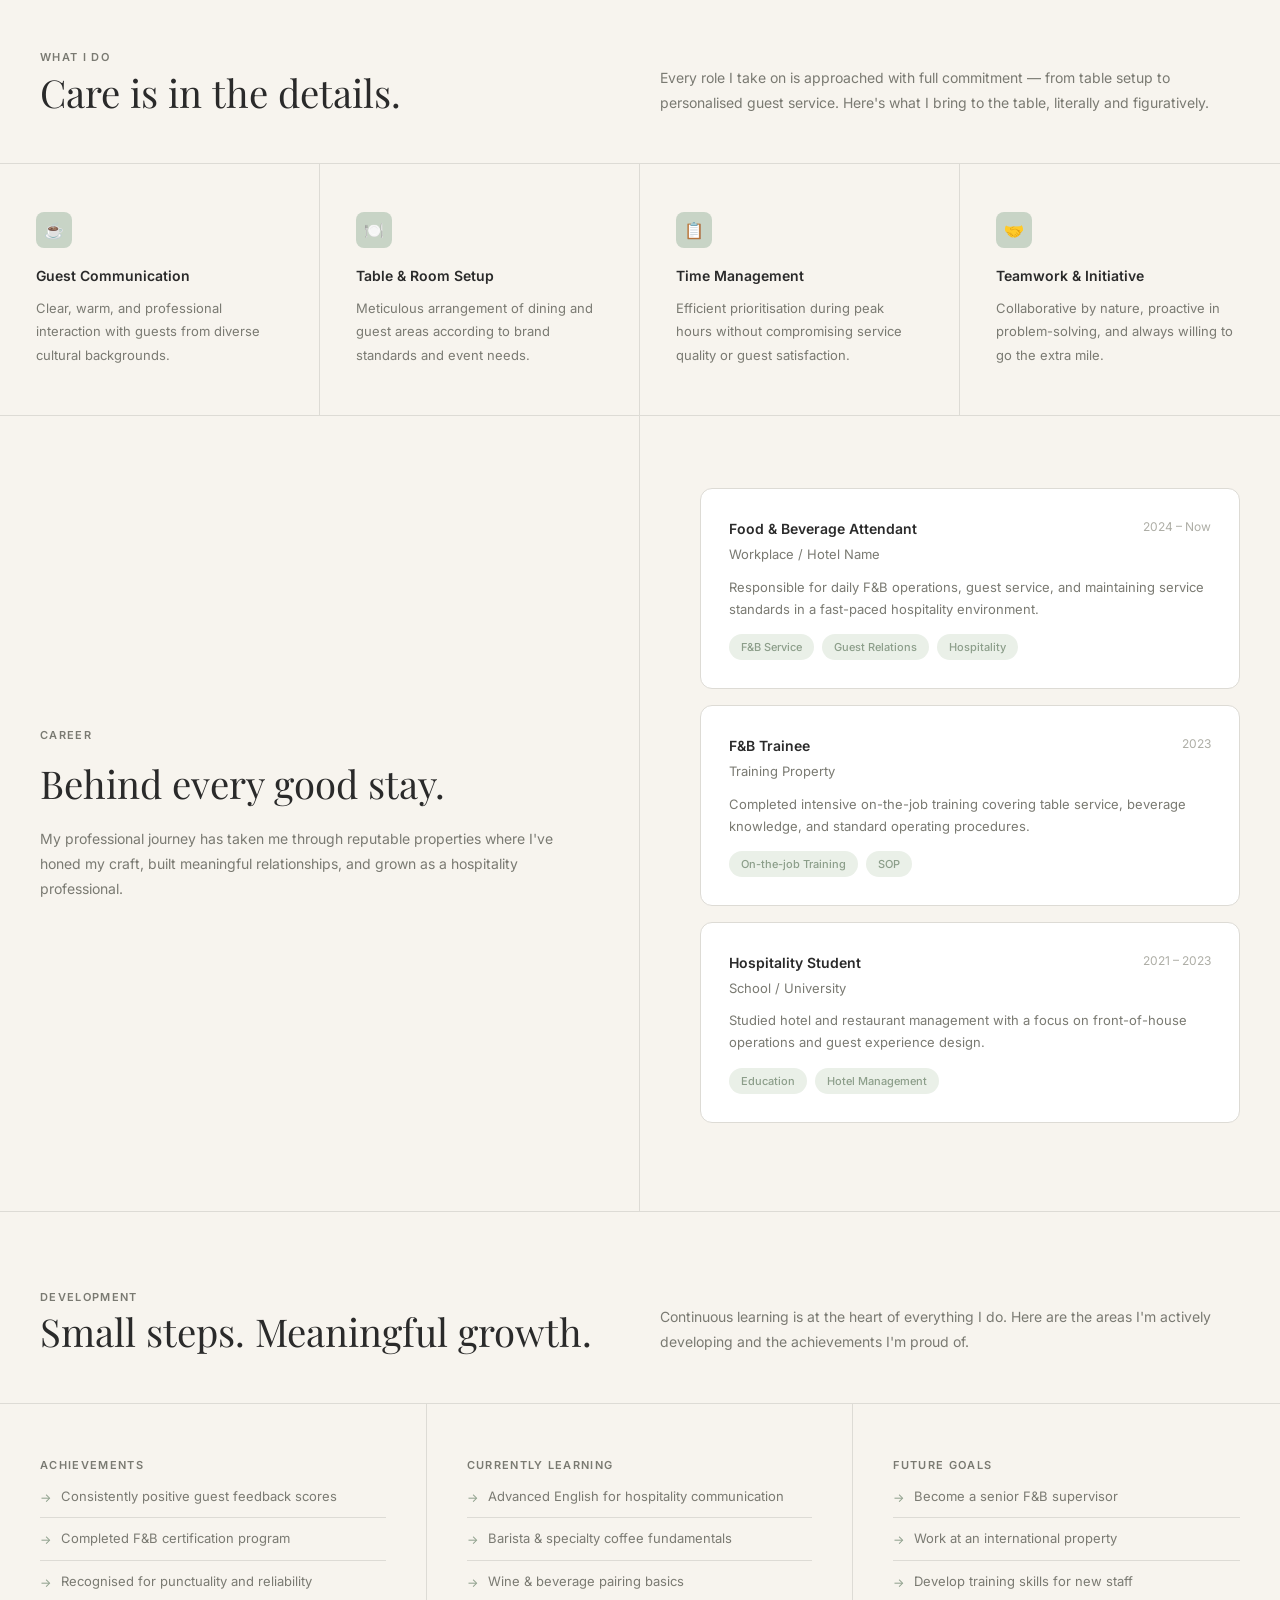
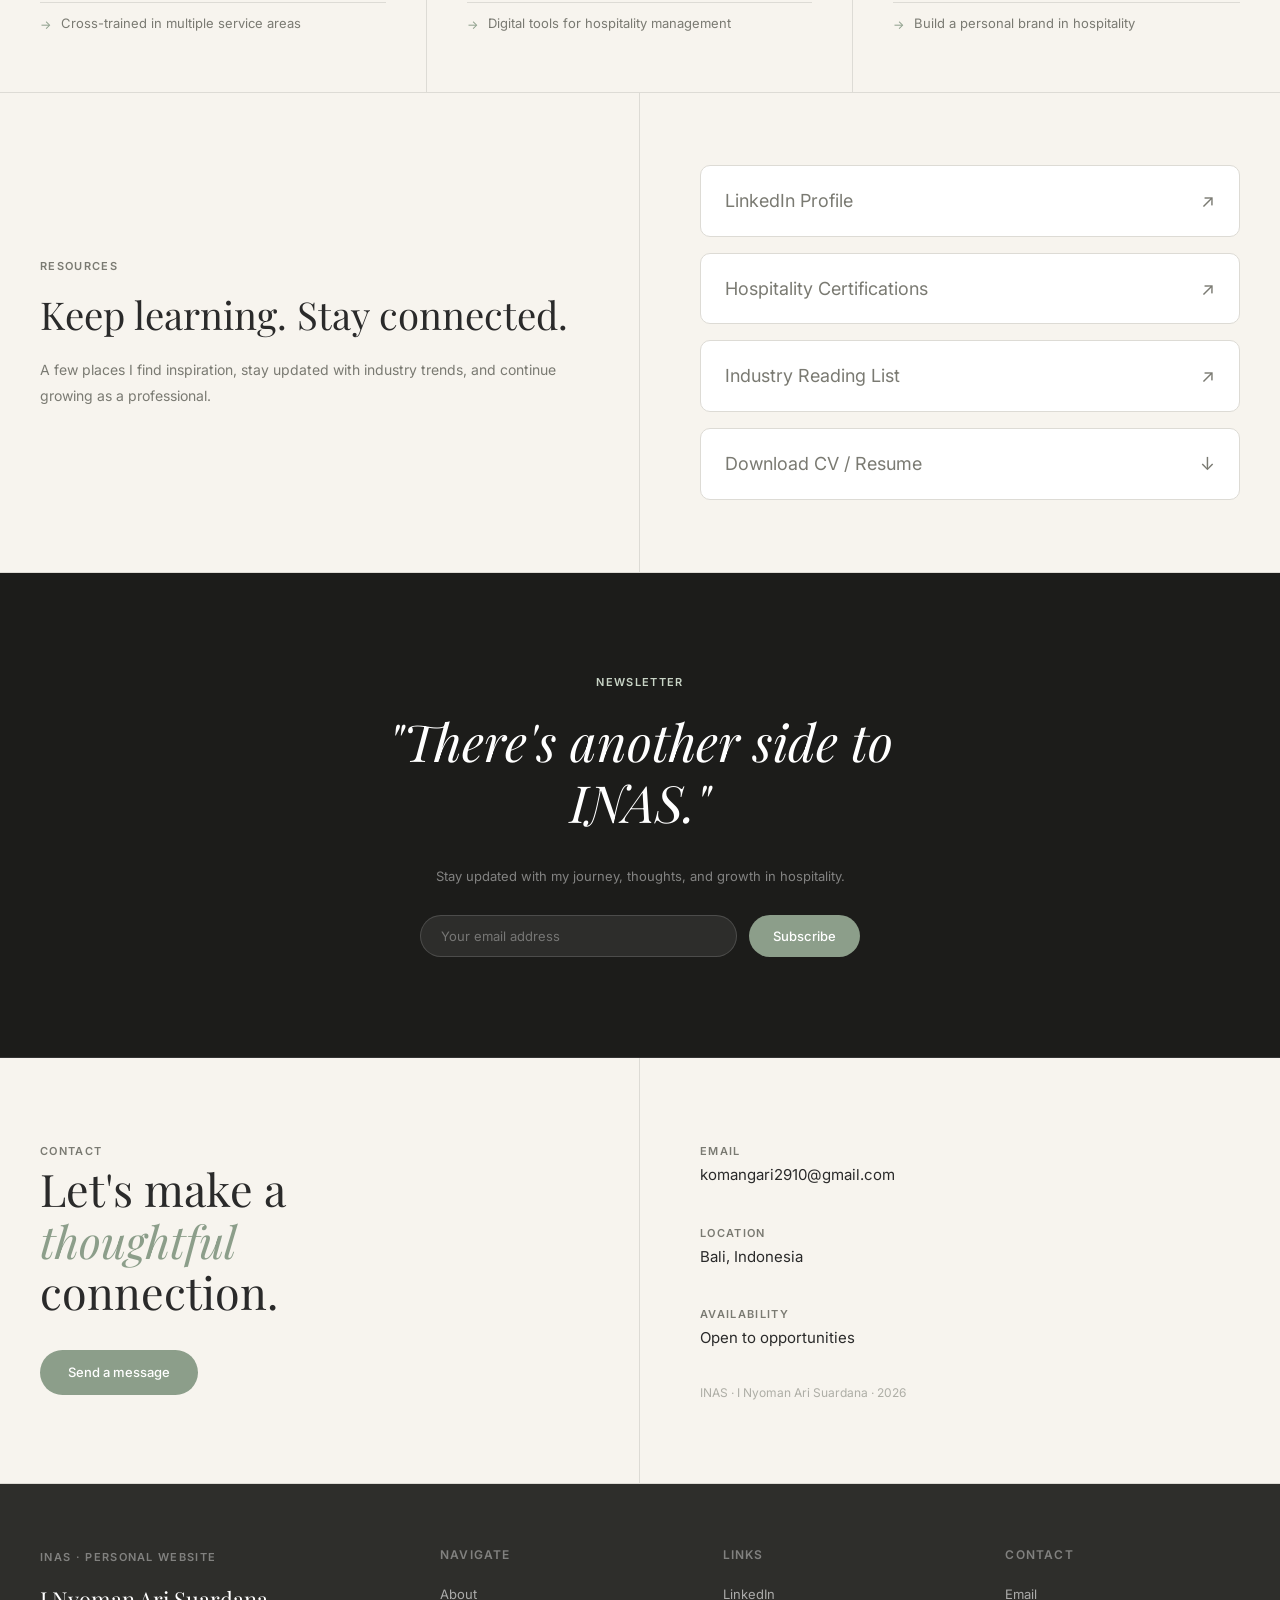
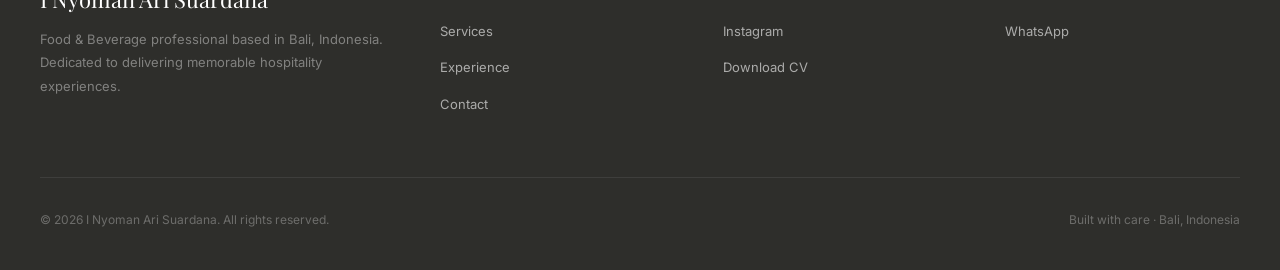
<file: demos/demo1.html>
<!DOCTYPE html>
<html lang="en">
<head>
  <meta charset="UTF-8" />
  <meta name="viewport" content="width=device-width, initial-scale=1.0" />
  <title>INAS — I Nyoman Ari Suardana</title>
  <link rel="preconnect" href="https://fonts.googleapis.com" />
  <link rel="preconnect" href="https://fonts.gstatic.com" crossorigin />
  <link href="https://fonts.googleapis.com/css2?family=Playfair+Display:ital,wght@0,400;0,500;0,600;1,400&family=Inter:wght@300;400;500;600&display=swap" rel="stylesheet" />
  <style>
    /* ===================== RESET & BASE ===================== */
    *, *::before, *::after { box-sizing: border-box; margin: 0; padding: 0; }

    :root {
      --sage:        #8C9E8A;
      --sage-light:  #C8D4C6;
      --sage-pale:   #EAF0E8;
      --cream:       #F7F4EE;
      --cream-dark:  #EFEBE3;
      --text:        #2A2A2A;
      --text-muted:  #7A7A72;
      --text-light:  #AEAEA6;
      --border:      #DDDBD5;
      --dark:        #1C1C1A;
      --dark-soft:   #2E2E2B;
      --white:       #FFFFFF;
    }

    html { scroll-behavior: smooth; }

    body {
      font-family: 'Inter', sans-serif;
      background-color: var(--cream);
      color: var(--text);
      font-size: 15px;
      line-height: 1.65;
    }

    h1, h2, h3, h4 {
      font-family: 'Playfair Display', serif;
      font-weight: 500;
      line-height: 1.2;
    }

    a { text-decoration: none; color: inherit; }
    img { max-width: 100%; display: block; }

    /* ===================== UTILS ===================== */
    .container {
      max-width: 1160px;
      margin: 0 auto;
      padding: 0 40px;
    }

    .label {
      font-size: 11px;
      font-weight: 600;
      letter-spacing: 0.12em;
      text-transform: uppercase;
      color: var(--text-muted);
    }

    .divider {
      border: none;
      border-top: 1px solid var(--border);
      margin: 0;
    }

    /* ===================== NAV ===================== */
    nav {
      position: sticky;
      top: 0;
      z-index: 100;
      background: var(--cream);
      border-bottom: 1px solid var(--border);
      padding: 18px 40px;
      display: flex;
      align-items: center;
      justify-content: space-between;
    }

    .nav-logo {
      font-family: 'Playfair Display', serif;
      font-size: 18px;
      font-weight: 500;
      letter-spacing: 0.04em;
    }

    .nav-links {
      display: flex;
      gap: 36px;
      list-style: none;
    }

    .nav-links a {
      font-size: 13px;
      color: var(--text-muted);
      transition: color 0.2s;
    }

    .nav-links a:hover { color: var(--text); }

    /* ===================== HERO ===================== */
    .hero {
      display: grid;
      grid-template-columns: 1fr 1fr;
      min-height: calc(100vh - 61px);
      border-bottom: 1px solid var(--border);
    }

    .hero-left {
      display: flex;
      flex-direction: column;
      justify-content: center;
      padding: 80px 60px 80px 40px;
      border-right: 1px solid var(--border);
    }

    .hero-left .label { margin-bottom: 28px; }

    .hero-left h1 {
      font-size: clamp(38px, 5vw, 60px);
      font-weight: 400;
      margin-bottom: 12px;
      color: var(--text);
    }

    .hero-subtitle {
      font-size: 15px;
      color: var(--text-muted);
      margin-bottom: 36px;
      font-style: italic;
      font-family: 'Playfair Display', serif;
    }

    .hero-desc {
      font-size: 14px;
      color: var(--text-muted);
      max-width: 400px;
      line-height: 1.8;
      margin-bottom: 48px;
    }

    .hero-actions {
      display: flex;
      align-items: center;
      gap: 20px;
    }

    .btn-primary {
      background: var(--sage);
      color: var(--white);
      padding: 12px 28px;
      border-radius: 100px;
      font-size: 13px;
      font-weight: 500;
      transition: background 0.2s, transform 0.15s;
      border: none;
      cursor: pointer;
    }

    .btn-primary:hover { background: #7A8E78; transform: translateY(-1px); }

    .btn-link {
      font-size: 13px;
      color: var(--text-muted);
      display: flex;
      align-items: center;
      gap: 6px;
      transition: color 0.2s;
    }

    .btn-link:hover { color: var(--text); }
    .btn-link::after { content: '↗'; font-size: 12px; }

    /* Hero Right — INAS arch card */
    .hero-right {
      background: var(--sage-pale);
      display: flex;
      align-items: center;
      justify-content: center;
      position: relative;
      overflow: hidden;
    }

    .inas-card {
      display: flex;
      flex-direction: column;
      align-items: center;
      justify-content: space-between;
      width: 200px;
      height: 280px;
      background: var(--sage-light);
      border-radius: 100px 100px 0 0;
      padding: 32px 24px 28px;
      position: relative;
    }

    .inas-card-label {
      font-size: 10px;
      letter-spacing: 0.15em;
      text-transform: uppercase;
      color: var(--text-muted);
    }

    .inas-card-name {
      font-family: 'Playfair Display', serif;
      font-size: 32px;
      font-weight: 500;
      color: var(--text);
      letter-spacing: 0.06em;
    }

    .inas-card-role {
      font-size: 10px;
      text-align: center;
      color: var(--text-muted);
      line-height: 1.6;
    }

    .hero-bg-text {
      position: absolute;
      bottom: 40px;
      right: 40px;
      font-size: 11px;
      color: var(--sage);
      opacity: 0.5;
      letter-spacing: 0.08em;
      text-transform: uppercase;
    }

    /* ===================== ABOUT ===================== */
    .about {
      display: grid;
      grid-template-columns: 1fr 1fr;
      border-bottom: 1px solid var(--border);
    }

    .about-image {
      background: var(--cream-dark);
      min-height: 480px;
      display: flex;
      align-items: center;
      justify-content: center;
      border-right: 1px solid var(--border);
      overflow: hidden;
      position: relative;
    }

    .about-image-placeholder {
      width: 100%;
      height: 100%;
      min-height: 480px;
      background: linear-gradient(135deg, var(--cream-dark) 0%, var(--sage-pale) 100%);
      display: flex;
      align-items: center;
      justify-content: center;
      color: var(--text-light);
      font-size: 13px;
      letter-spacing: 0.08em;
      text-transform: uppercase;
    }

    .about-content {
      padding: 72px 60px 72px 60px;
      display: flex;
      flex-direction: column;
      justify-content: center;
    }

    .about-content .label { margin-bottom: 16px; }

    .about-content h2 {
      font-size: clamp(28px, 3vw, 40px);
      margin-bottom: 28px;
      font-weight: 400;
    }

    .about-content p {
      font-size: 14px;
      color: var(--text-muted);
      line-height: 1.9;
      margin-bottom: 20px;
    }

    .about-stats {
      display: grid;
      grid-template-columns: 1fr 1fr;
      gap: 24px;
      margin-top: 40px;
      padding-top: 36px;
      border-top: 1px solid var(--border);
    }

    .stat-label {
      font-size: 11px;
      text-transform: uppercase;
      letter-spacing: 0.1em;
      color: var(--text-light);
      margin-bottom: 6px;
    }

    .stat-value {
      font-family: 'Playfair Display', serif;
      font-size: 22px;
      font-weight: 400;
      color: var(--text);
    }

    /* ===================== SERVICES ===================== */
    .services {
      border-bottom: 1px solid var(--border);
    }

    .services-header {
      padding: 64px 40px 48px;
      display: grid;
      grid-template-columns: 1fr 1fr;
      gap: 40px;
      align-items: end;
      border-bottom: 1px solid var(--border);
    }

    .services-header .label { margin-bottom: 16px; }
    .services-header h2 {
      font-size: clamp(28px, 3vw, 42px);
      font-weight: 400;
    }

    .services-header p {
      font-size: 14px;
      color: var(--text-muted);
      line-height: 1.8;
    }

    .services-grid {
      display: grid;
      grid-template-columns: repeat(4, 1fr);
    }

    .service-item {
      padding: 48px 36px;
      border-right: 1px solid var(--border);
      transition: background 0.2s;
    }

    .service-item:last-child { border-right: none; }
    .service-item:hover { background: var(--sage-pale); }

    .service-icon {
      width: 36px;
      height: 36px;
      border-radius: 8px;
      background: var(--sage-light);
      display: flex;
      align-items: center;
      justify-content: center;
      margin-bottom: 20px;
      font-size: 16px;
    }

    .service-item h3 {
      font-family: 'Inter', sans-serif;
      font-size: 14px;
      font-weight: 600;
      margin-bottom: 12px;
      color: var(--text);
    }

    .service-item p {
      font-size: 13px;
      color: var(--text-muted);
      line-height: 1.8;
    }

    /* ===================== EXPERIENCE ===================== */
    .experience {
      display: grid;
      grid-template-columns: 1fr 1fr;
      border-bottom: 1px solid var(--border);
    }

    .experience-left {
      padding: 72px 60px 72px 40px;
      border-right: 1px solid var(--border);
      display: flex;
      flex-direction: column;
      justify-content: center;
    }

    .experience-left .label { margin-bottom: 16px; }
    .experience-left h2 {
      font-size: clamp(28px, 3vw, 42px);
      font-weight: 400;
      margin-bottom: 20px;
    }

    .experience-left p {
      font-size: 14px;
      color: var(--text-muted);
      line-height: 1.8;
    }

    .experience-right {
      padding: 72px 40px 72px 60px;
    }

    .exp-card {
      border: 1px solid var(--border);
      border-radius: 12px;
      padding: 28px;
      margin-bottom: 16px;
      background: var(--white);
      transition: box-shadow 0.2s, transform 0.15s;
    }

    .exp-card:hover {
      box-shadow: 0 4px 24px rgba(0,0,0,0.06);
      transform: translateY(-2px);
    }

    .exp-card-header {
      display: flex;
      justify-content: space-between;
      align-items: flex-start;
      margin-bottom: 10px;
    }

    .exp-title {
      font-weight: 600;
      font-size: 14px;
      color: var(--text);
    }

    .exp-company {
      font-size: 13px;
      color: var(--text-muted);
      margin-top: 4px;
    }

    .exp-year {
      font-size: 12px;
      color: var(--text-light);
      white-space: nowrap;
    }

    .exp-tags {
      display: flex;
      gap: 8px;
      flex-wrap: wrap;
      margin-top: 14px;
    }

    .tag {
      background: var(--sage-pale);
      color: var(--sage);
      font-size: 11px;
      padding: 4px 12px;
      border-radius: 100px;
      font-weight: 500;
    }

    /* ===================== GROWTH ===================== */
    .growth {
      border-bottom: 1px solid var(--border);
    }

    .growth-header {
      padding: 72px 40px 48px;
      display: grid;
      grid-template-columns: 1fr 1fr;
      gap: 40px;
      align-items: end;
      border-bottom: 1px solid var(--border);
    }

    .growth-header .label { margin-bottom: 16px; }
    .growth-header h2 {
      font-size: clamp(26px, 3vw, 40px);
      font-weight: 400;
    }

    .growth-header p {
      font-size: 14px;
      color: var(--text-muted);
      line-height: 1.8;
    }

    .growth-grid {
      display: grid;
      grid-template-columns: repeat(3, 1fr);
    }

    .growth-col {
      padding: 48px 40px;
      border-right: 1px solid var(--border);
    }

    .growth-col:last-child { border-right: none; }

    .growth-col .label { margin-bottom: 20px; }

    .growth-list {
      list-style: none;
    }

    .growth-list li {
      display: flex;
      align-items: flex-start;
      gap: 10px;
      font-size: 13px;
      color: var(--text-muted);
      padding: 10px 0;
      border-bottom: 1px solid var(--border);
      line-height: 1.6;
    }

    .growth-list li:last-child { border-bottom: none; }

    .growth-list li::before {
      content: '→';
      color: var(--sage);
      font-size: 12px;
      flex-shrink: 0;
      margin-top: 2px;
    }

    /* ===================== CONNECT ===================== */
    .connect {
      display: grid;
      grid-template-columns: 1fr 1fr;
      border-bottom: 1px solid var(--border);
    }

    .connect-left {
      padding: 72px 60px 72px 40px;
      border-right: 1px solid var(--border);
      display: flex;
      flex-direction: column;
      justify-content: center;
    }

    .connect-left .label { margin-bottom: 16px; }
    .connect-left h2 {
      font-size: clamp(26px, 3vw, 40px);
      font-weight: 400;
      margin-bottom: 20px;
    }

    .connect-left p {
      font-size: 14px;
      color: var(--text-muted);
      line-height: 1.8;
    }

    .connect-right {
      padding: 72px 40px 72px 60px;
      display: flex;
      flex-direction: column;
      justify-content: center;
      gap: 16px;
    }

    .connect-link {
      display: flex;
      justify-content: space-between;
      align-items: center;
      padding: 20px 24px;
      border: 1px solid var(--border);
      border-radius: 10px;
      font-size: 14px;
      color: var(--text);
      background: var(--white);
      transition: background 0.2s, transform 0.15s;
      cursor: pointer;
    }

    .connect-link:hover {
      background: var(--sage-pale);
      transform: translateX(4px);
    }

    .connect-link span { color: var(--text-muted); font-size: 18px; }

    /* ===================== DARK CTA ===================== */
    .dark-cta {
      background: var(--dark);
      padding: 100px 40px;
      text-align: center;
      border-bottom: 1px solid #333;
    }

    .dark-cta .label {
      color: var(--sage-light);
      margin-bottom: 20px;
      display: block;
    }

    .dark-cta h2 {
      font-size: clamp(28px, 4vw, 52px);
      color: var(--white);
      font-weight: 400;
      font-style: italic;
      margin-bottom: 32px;
      max-width: 600px;
      margin-left: auto;
      margin-right: auto;
    }

    .newsletter-form {
      display: flex;
      gap: 12px;
      max-width: 440px;
      margin: 0 auto;
    }

    .newsletter-form input {
      flex: 1;
      background: rgba(255,255,255,0.08);
      border: 1px solid rgba(255,255,255,0.15);
      border-radius: 100px;
      padding: 12px 20px;
      color: var(--white);
      font-size: 13px;
      font-family: 'Inter', sans-serif;
      outline: none;
      transition: border-color 0.2s;
    }

    .newsletter-form input::placeholder { color: rgba(255,255,255,0.35); }
    .newsletter-form input:focus { border-color: var(--sage-light); }

    .newsletter-form button {
      background: var(--sage);
      color: var(--white);
      border: none;
      border-radius: 100px;
      padding: 12px 24px;
      font-size: 13px;
      font-weight: 500;
      font-family: 'Inter', sans-serif;
      cursor: pointer;
      transition: background 0.2s;
    }

    .newsletter-form button:hover { background: #7A8E78; }

    /* ===================== FOOTER ===================== */
    footer {
      background: var(--dark-soft);
      padding: 64px 40px 40px;
    }

    .footer-top {
      display: grid;
      grid-template-columns: 1.5fr 1fr 1fr 1fr;
      gap: 48px;
      padding-bottom: 48px;
      border-bottom: 1px solid rgba(255,255,255,0.08);
    }

    .footer-brand .label {
      color: rgba(255,255,255,0.4);
      margin-bottom: 20px;
    }

    .footer-brand h3 {
      font-size: 22px;
      color: var(--white);
      font-weight: 400;
      margin-bottom: 16px;
    }

    .footer-brand p {
      font-size: 13px;
      color: rgba(255,255,255,0.4);
      line-height: 1.8;
    }

    .footer-col h4 {
      font-family: 'Inter', sans-serif;
      font-size: 12px;
      font-weight: 600;
      color: rgba(255,255,255,0.4);
      text-transform: uppercase;
      letter-spacing: 0.1em;
      margin-bottom: 20px;
    }

    .footer-col ul { list-style: none; }
    .footer-col ul li {
      margin-bottom: 12px;
    }

    .footer-col ul li a {
      font-size: 13px;
      color: rgba(255,255,255,0.6);
      transition: color 0.2s;
    }

    .footer-col ul li a:hover { color: var(--white); }

    .footer-bottom {
      display: flex;
      justify-content: space-between;
      align-items: center;
      padding-top: 32px;
    }

    .footer-bottom p {
      font-size: 12px;
      color: rgba(255,255,255,0.3);
    }

    /* ===================== CONTACT CTA ===================== */
    .contact-cta {
      border-bottom: 1px solid var(--border);
      display: grid;
      grid-template-columns: 1fr 1fr;
    }

    .contact-cta-left {
      padding: 80px 60px 80px 40px;
      border-right: 1px solid var(--border);
    }

    .contact-cta-left .label { margin-bottom: 20px; }
    .contact-cta-left h2 {
      font-size: clamp(28px, 3.5vw, 48px);
      font-weight: 400;
      line-height: 1.15;
      margin-bottom: 32px;
    }

    .contact-cta-left h2 em {
      font-style: italic;
      color: var(--sage);
    }

    .contact-cta-right {
      padding: 80px 40px 80px 60px;
      display: flex;
      flex-direction: column;
      justify-content: space-between;
    }

    .contact-info-block {
      margin-bottom: 32px;
    }

    .contact-info-block .label { margin-bottom: 8px; }

    .contact-info-block p {
      font-size: 15px;
      color: var(--text);
    }

    .contact-info-block a:hover { color: var(--sage); }

    /* ===================== RESPONSIVE ===================== */
    @media (max-width: 900px) {
      nav { padding: 16px 24px; }
      .container { padding: 0 24px; }

      .hero, .about, .experience, .connect, .contact-cta {
        grid-template-columns: 1fr;
      }

      .hero-left { padding: 60px 24px; border-right: none; border-bottom: 1px solid var(--border); }
      .hero-right { min-height: 320px; }

      .about-image { min-height: 300px; border-right: none; border-bottom: 1px solid var(--border); }
      .about-content { padding: 48px 24px; }

      .services-grid { grid-template-columns: repeat(2, 1fr); }
      .service-item:nth-child(2) { border-right: none; }
      .service-item:nth-child(3) { border-top: 1px solid var(--border); }
      .service-item:nth-child(4) { border-top: 1px solid var(--border); border-right: none; }

      .growth-grid { grid-template-columns: 1fr; }
      .growth-col { border-right: none; border-bottom: 1px solid var(--border); }

      .footer-top { grid-template-columns: 1fr 1fr; }

      .experience-left { padding: 48px 24px; border-right: none; border-bottom: 1px solid var(--border); }
      .experience-right { padding: 48px 24px; }

      .connect-left { padding: 48px 24px; border-right: none; border-bottom: 1px solid var(--border); }
      .connect-right { padding: 48px 24px; }

      .services-header, .growth-header { grid-template-columns: 1fr; }
      .services-header { padding: 48px 24px 36px; }
      .growth-header { padding: 48px 24px 36px; }

      .contact-cta-left { padding: 60px 24px; border-right: none; border-bottom: 1px solid var(--border); }
      .contact-cta-right { padding: 48px 24px 60px; }
    }
  </style>
</head>
<body>

  <!-- ===== NAV ===== -->
  <nav>
    <div class="nav-logo">INAS</div>
    <ul class="nav-links">
      <li><a href="#about">About</a></li>
      <li><a href="#services">Services</a></li>
      <li><a href="#experience">Experience</a></li>
      <li><a href="#contact">Contact</a></li>
    </ul>
  </nav>

  <!-- ===== HERO ===== -->
  <section class="hero">
    <div class="hero-left">
      <span class="label">Personal Website · 2026</span>
      <h1>Hello, I am<br>I Nyoman Ari Suardana</h1>
      <p class="hero-subtitle">Food & Beverage Attendant</p>
      <p class="hero-desc">
        Dedicated and passionate hospitality professional with a commitment to delivering
        exceptional guest experiences. Known for warmth, attention to detail, and
        a genuine love for the craft of service.
      </p>
      <div class="hero-actions">
        <a href="#contact" class="btn-primary">Get in touch</a>
        <a href="#about" class="btn-link">Learn more</a>
      </div>
    </div>
    <div class="hero-right">
      <div class="inas-card">
        <span class="inas-card-label">est. 2026</span>
        <span class="inas-card-name">INAS</span>
        <span class="inas-card-role">I Nyoman Ari Suardana<br>Hospitality Professional</span>
      </div>
      <div class="hero-bg-text">Bali · Indonesia</div>
    </div>
  </section>

  <!-- ===== ABOUT ===== -->
  <section class="about" id="about">
    <div class="about-image">
      <div class="about-image-placeholder">[ Photo ]</div>
    </div>
    <div class="about-content">
      <span class="label">About</span>
      <h2>A Remarkable Individual</h2>
      <p>
        Born and raised with a deep appreciation for hospitality, I have built a career
        centered around creating meaningful moments for every guest I serve. My work is
        guided by precision, care, and a genuine curiosity about people.
      </p>
      <p>
        Whether setting up a breakfast table at sunrise or crafting the perfect welcome
        for a long-staying guest, I believe every detail tells a story — and every
        interaction is an opportunity to leave a lasting impression.
      </p>
      <div class="about-stats">
        <div>
          <div class="stat-label">Experience</div>
          <div class="stat-value">3+ Years</div>
        </div>
        <div>
          <div class="stat-label">Specialization</div>
          <div class="stat-value">F&B Service</div>
        </div>
        <div>
          <div class="stat-label">Location</div>
          <div class="stat-value">Bali, ID</div>
        </div>
        <div>
          <div class="stat-label">Languages</div>
          <div class="stat-value">ID · EN</div>
        </div>
      </div>
    </div>
  </section>

  <!-- ===== SERVICES ===== -->
  <section class="services" id="services">
    <div class="services-header">
      <div>
        <span class="label">What I Do</span>
        <h2>Care is in the details.</h2>
      </div>
      <p>
        Every role I take on is approached with full commitment — from table setup to
        personalised guest service. Here's what I bring to the table, literally and figuratively.
      </p>
    </div>
    <div class="services-grid">
      <div class="service-item">
        <div class="service-icon">☕</div>
        <h3>Guest Communication</h3>
        <p>Clear, warm, and professional interaction with guests from diverse cultural backgrounds.</p>
      </div>
      <div class="service-item">
        <div class="service-icon">🍽️</div>
        <h3>Table & Room Setup</h3>
        <p>Meticulous arrangement of dining and guest areas according to brand standards and event needs.</p>
      </div>
      <div class="service-item">
        <div class="service-icon">📋</div>
        <h3>Time Management</h3>
        <p>Efficient prioritisation during peak hours without compromising service quality or guest satisfaction.</p>
      </div>
      <div class="service-item">
        <div class="service-icon">🤝</div>
        <h3>Teamwork & Initiative</h3>
        <p>Collaborative by nature, proactive in problem-solving, and always willing to go the extra mile.</p>
      </div>
    </div>
  </section>

  <!-- ===== EXPERIENCE ===== -->
  <section class="experience" id="experience">
    <div class="experience-left">
      <span class="label">Career</span>
      <h2>Behind every good stay.</h2>
      <p>
        My professional journey has taken me through reputable properties where I've
        honed my craft, built meaningful relationships, and grown as a hospitality professional.
      </p>
    </div>
    <div class="experience-right">
      <div class="exp-card">
        <div class="exp-card-header">
          <div>
            <div class="exp-title">Food & Beverage Attendant</div>
            <div class="exp-company">Workplace / Hotel Name</div>
          </div>
          <div class="exp-year">2024 – Now</div>
        </div>
        <p style="font-size:13px;color:var(--text-muted);line-height:1.7">
          Responsible for daily F&B operations, guest service, and maintaining service standards
          in a fast-paced hospitality environment.
        </p>
        <div class="exp-tags">
          <span class="tag">F&B Service</span>
          <span class="tag">Guest Relations</span>
          <span class="tag">Hospitality</span>
        </div>
      </div>
      <div class="exp-card">
        <div class="exp-card-header">
          <div>
            <div class="exp-title">F&B Trainee</div>
            <div class="exp-company">Training Property</div>
          </div>
          <div class="exp-year">2023</div>
        </div>
        <p style="font-size:13px;color:var(--text-muted);line-height:1.7">
          Completed intensive on-the-job training covering table service, beverage knowledge,
          and standard operating procedures.
        </p>
        <div class="exp-tags">
          <span class="tag">On-the-job Training</span>
          <span class="tag">SOP</span>
        </div>
      </div>
      <div class="exp-card">
        <div class="exp-card-header">
          <div>
            <div class="exp-title">Hospitality Student</div>
            <div class="exp-company">School / University</div>
          </div>
          <div class="exp-year">2021 – 2023</div>
        </div>
        <p style="font-size:13px;color:var(--text-muted);line-height:1.7">
          Studied hotel and restaurant management with a focus on front-of-house operations
          and guest experience design.
        </p>
        <div class="exp-tags">
          <span class="tag">Education</span>
          <span class="tag">Hotel Management</span>
        </div>
      </div>
    </div>
  </section>

  <!-- ===== GROWTH ===== -->
  <section class="growth">
    <div class="growth-header">
      <div>
        <span class="label">Development</span>
        <h2>Small steps. Meaningful growth.</h2>
      </div>
      <p>
        Continuous learning is at the heart of everything I do. Here are the areas I'm
        actively developing and the achievements I'm proud of.
      </p>
    </div>
    <div class="growth-grid">
      <div class="growth-col">
        <span class="label">Achievements</span>
        <ul class="growth-list">
          <li>Consistently positive guest feedback scores</li>
          <li>Completed F&B certification program</li>
          <li>Recognised for punctuality and reliability</li>
          <li>Cross-trained in multiple service areas</li>
        </ul>
      </div>
      <div class="growth-col">
        <span class="label">Currently Learning</span>
        <ul class="growth-list">
          <li>Advanced English for hospitality communication</li>
          <li>Barista & specialty coffee fundamentals</li>
          <li>Wine & beverage pairing basics</li>
          <li>Digital tools for hospitality management</li>
        </ul>
      </div>
      <div class="growth-col">
        <span class="label">Future Goals</span>
        <ul class="growth-list">
          <li>Become a senior F&B supervisor</li>
          <li>Work at an international property</li>
          <li>Develop training skills for new staff</li>
          <li>Build a personal brand in hospitality</li>
        </ul>
      </div>
    </div>
  </section>

  <!-- ===== CONNECT ===== -->
  <section class="connect">
    <div class="connect-left">
      <span class="label">Resources</span>
      <h2>Keep learning. Stay connected.</h2>
      <p>
        A few places I find inspiration, stay updated with industry trends,
        and continue growing as a professional.
      </p>
    </div>
    <div class="connect-right">
      <div class="connect-link">
        <span>LinkedIn Profile</span>
        <span>↗</span>
      </div>
      <div class="connect-link">
        <span>Hospitality Certifications</span>
        <span>↗</span>
      </div>
      <div class="connect-link">
        <span>Industry Reading List</span>
        <span>↗</span>
      </div>
      <div class="connect-link">
        <span>Download CV / Resume</span>
        <span>↓</span>
      </div>
    </div>
  </section>

  <!-- ===== DARK CTA ===== -->
  <section class="dark-cta">
    <span class="label">Newsletter</span>
    <h2>"There's another side to INAS."</h2>
    <p style="color:rgba(255,255,255,0.45);font-size:13px;margin-bottom:28px">
      Stay updated with my journey, thoughts, and growth in hospitality.
    </p>
    <form class="newsletter-form" onsubmit="return false;">
      <input type="email" placeholder="Your email address" />
      <button type="submit">Subscribe</button>
    </form>
  </section>

  <!-- ===== CONTACT CTA ===== -->
  <section class="contact-cta" id="contact">
    <div class="contact-cta-left">
      <span class="label">Contact</span>
      <h2>Let's make a<br><em>thoughtful</em><br>connection.</h2>
      <a href="mailto:komangari2910@gmail.com" class="btn-primary" style="display:inline-block">
        Send a message
      </a>
    </div>
    <div class="contact-cta-right">
      <div>
        <div class="contact-info-block">
          <span class="label">Email</span>
          <p><a href="mailto:komangari2910@gmail.com">komangari2910@gmail.com</a></p>
        </div>
        <div class="contact-info-block">
          <span class="label">Location</span>
          <p>Bali, Indonesia</p>
        </div>
        <div class="contact-info-block">
          <span class="label">Availability</span>
          <p>Open to opportunities</p>
        </div>
      </div>
      <p style="font-size:12px;color:var(--text-light)">
        INAS · I Nyoman Ari Suardana · 2026
      </p>
    </div>
  </section>

  <!-- ===== FOOTER ===== -->
  <footer>
    <div class="footer-top">
      <div class="footer-brand">
        <div class="label">INAS · Personal Website</div>
        <h3>I Nyoman Ari Suardana</h3>
        <p>Food & Beverage professional based in Bali, Indonesia. Dedicated to delivering memorable hospitality experiences.</p>
      </div>
      <div class="footer-col">
        <h4>Navigate</h4>
        <ul>
          <li><a href="#about">About</a></li>
          <li><a href="#services">Services</a></li>
          <li><a href="#experience">Experience</a></li>
          <li><a href="#contact">Contact</a></li>
        </ul>
      </div>
      <div class="footer-col">
        <h4>Links</h4>
        <ul>
          <li><a href="#">LinkedIn</a></li>
          <li><a href="#">Instagram</a></li>
          <li><a href="#">Download CV</a></li>
        </ul>
      </div>
      <div class="footer-col">
        <h4>Contact</h4>
        <ul>
          <li><a href="mailto:komangari2910@gmail.com">Email</a></li>
          <li><a href="#">WhatsApp</a></li>
        </ul>
      </div>
    </div>
    <div class="footer-bottom">
      <p>© 2026 I Nyoman Ari Suardana. All rights reserved.</p>
      <p>Built with care · Bali, Indonesia</p>
    </div>
  </footer>

</body>
</html>
</file>
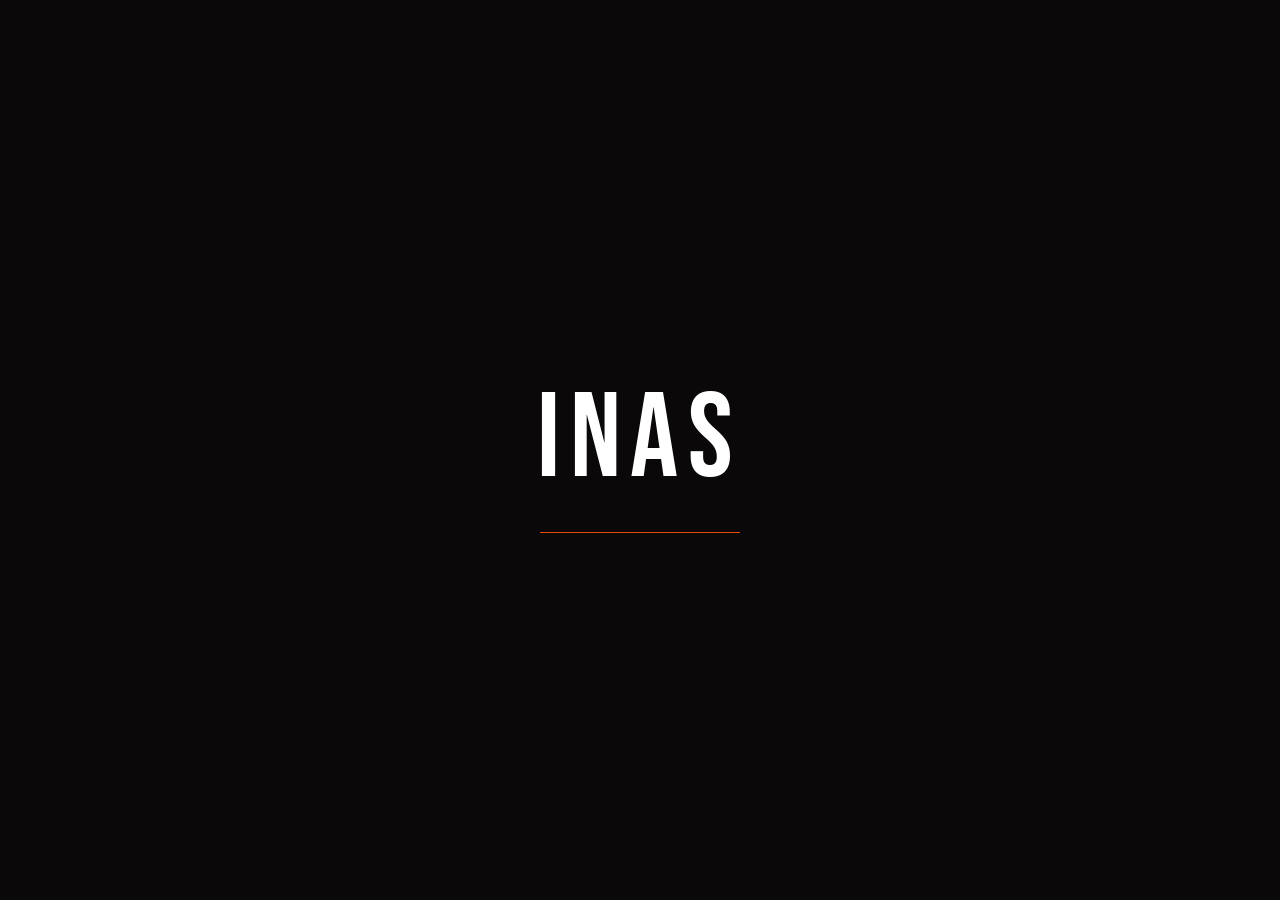
<file: demos/demo2.html>
<!DOCTYPE html>
<html lang="en">
<head>
  <meta charset="UTF-8" />
  <meta name="viewport" content="width=device-width, initial-scale=1.0" />
  <title>INAS — I Nyoman Ari Suardana</title>
  <link rel="preconnect" href="https://fonts.googleapis.com" />
  <link rel="preconnect" href="https://fonts.gstatic.com" crossorigin />
  <link href="https://fonts.googleapis.com/css2?family=Bebas+Neue&family=Inter:wght@300;400;500;600&family=Playfair+Display:ital,wght@0,400;1,400&display=swap" rel="stylesheet" />

  <style>
    /* ============================================================
       RESET & VARIABLES
    ============================================================ */
    *, *::before, *::after { box-sizing: border-box; margin: 0; padding: 0; }

    :root {
      --orange:      #E8470A;
      --orange-dim:  #C23A08;
      --cream:       #F5F0E8;
      --white:       #FFFFFF;
      --dark:        #0A0808;
      --dark-menu:   rgba(8, 6, 6, 0.97);
      --grid:        rgba(255,255,255,0.08);
      --text-muted:  rgba(255,255,255,0.45);
    }

    html { overflow-x: hidden; }

    body {
      font-family: 'Inter', sans-serif;
      background: var(--dark);
      color: var(--white);
      overflow-x: hidden;
    }

    /* ============================================================
       INTRO LOADER
    ============================================================ */
    #loader {
      position: fixed;
      inset: 0;
      background: var(--dark);
      z-index: 9999;
      display: flex;
      align-items: center;
      justify-content: center;
      transition: opacity 0.7s ease, visibility 0.7s ease;
    }

    #loader.hidden {
      opacity: 0;
      visibility: hidden;
      pointer-events: none;
    }

    .loader-inner {
      display: flex;
      flex-direction: column;
      align-items: center;
      gap: 20px;
    }

    .loader-name {
      font-family: 'Bebas Neue', sans-serif;
      font-size: clamp(48px, 10vw, 120px);
      letter-spacing: 0.08em;
      color: var(--white);
      opacity: 0;
      animation: loaderNameIn 0.8s cubic-bezier(0.16,1,0.3,1) 0.3s forwards;
    }

    .loader-bar-wrap {
      width: 200px;
      height: 1px;
      background: rgba(255,255,255,0.15);
      position: relative;
      overflow: hidden;
    }

    .loader-bar {
      position: absolute;
      inset: 0;
      background: var(--orange);
      transform: scaleX(0);
      transform-origin: left;
      animation: loaderBar 1.2s cubic-bezier(0.4, 0, 0.2, 1) 0.5s forwards;
    }

    @keyframes loaderNameIn {
      from { opacity: 0; transform: translateY(20px); }
      to   { opacity: 1; transform: translateY(0); }
    }
    @keyframes loaderBar {
      to { transform: scaleX(1); }
    }

    /* ============================================================
       MAIN WRAPPER — fade in after loader
    ============================================================ */
    #main {
      opacity: 0;
      transition: opacity 0.9s ease;
    }
    #main.visible { opacity: 1; }

    /* ============================================================
       NAVBAR
    ============================================================ */
    nav {
      position: fixed;
      top: 0; left: 0; right: 0;
      z-index: 500;
      display: flex;
      align-items: center;
      justify-content: space-between;
      padding: 24px 40px;
      mix-blend-mode: normal;
    }

    .nav-logo {
      font-family: 'Inter', sans-serif;
      font-size: 15px;
      font-weight: 600;
      letter-spacing: 0.08em;
      color: var(--white);
      position: relative;
    }

    .nav-logo sup {
      font-size: 9px;
      font-weight: 400;
      color: var(--orange);
      vertical-align: super;
    }

    .nav-links-center {
      display: flex;
      gap: 48px;
      list-style: none;
      position: absolute;
      left: 50%;
      transform: translateX(-50%);
    }

    .nav-links-center a {
      font-size: 13px;
      color: rgba(255,255,255,0.75);
      text-decoration: none;
      letter-spacing: 0.04em;
      transition: color 0.2s;
    }

    .nav-links-center a:hover { color: var(--white); }

    /* Hamburger */
    .hamburger {
      width: 36px;
      height: 26px;
      display: flex;
      flex-direction: column;
      justify-content: space-between;
      cursor: pointer;
      z-index: 600;
      position: relative;
    }

    .hamburger span {
      display: block;
      height: 1.5px;
      background: var(--white);
      border-radius: 2px;
      transition: transform 0.4s cubic-bezier(0.16,1,0.3,1),
                  opacity 0.3s ease,
                  width 0.3s ease;
      transform-origin: right;
    }

    .hamburger span:nth-child(2) { width: 70%; align-self: flex-end; }

    .hamburger.open span:nth-child(1) { transform: rotate(-45deg) translateY(0px); transform-origin: center; margin-top: 12px; }
    .hamburger.open span:nth-child(2) { opacity: 0; transform: scaleX(0); }
    .hamburger.open span:nth-child(3) { transform: rotate(45deg) translateY(0px); transform-origin: center; margin-top: -13px; }

    /* ============================================================
       FULLSCREEN MENU OVERLAY
    ============================================================ */
    #menu-overlay {
      position: fixed;
      inset: 0;
      z-index: 400;
      background: var(--dark-menu);
      display: grid;
      grid-template-columns: 1fr 60px 1fr;
      opacity: 0;
      visibility: hidden;
      transition: opacity 0.5s cubic-bezier(0.16,1,0.3,1),
                  visibility 0.5s ease;
      overflow: hidden;
    }

    #menu-overlay.open {
      opacity: 1;
      visibility: visible;
    }

    /* Background ghost image in overlay */
    .menu-bg-ghost {
      position: absolute;
      inset: 0;
      background-image: url('');
      background-size: cover;
      background-position: center;
      opacity: 0.04;
      filter: grayscale(1);
    }

    /* Menu left — nav items */
    .menu-left {
      padding: 100px 60px 60px 60px;
      display: flex;
      flex-direction: column;
      justify-content: center;
      border-right: 1px solid rgba(255,255,255,0.08);
      position: relative;
      z-index: 1;
    }

    .menu-nav-item {
      display: flex;
      align-items: center;
      gap: 0;
      border-bottom: 1px solid rgba(255,255,255,0.07);
      overflow: hidden;
    }

    .menu-nav-item:first-child { border-top: 1px solid rgba(255,255,255,0.07); }

    .menu-nav-link {
      font-family: 'Bebas Neue', sans-serif;
      font-size: clamp(48px, 7vw, 88px);
      letter-spacing: 0.04em;
      color: var(--white);
      text-decoration: none;
      display: block;
      padding: 10px 0;
      line-height: 1;
      transition: color 0.25s ease;
      transform: translateY(100%);
      opacity: 0;
    }

    #menu-overlay.open .menu-nav-link {
      transform: translateY(0);
      opacity: 1;
    }

    .menu-nav-item:nth-child(1) .menu-nav-link { transition-delay: 0.05s; color: var(--orange); }
    .menu-nav-item:nth-child(2) .menu-nav-link { transition-delay: 0.10s; }
    .menu-nav-item:nth-child(3) .menu-nav-link { transition-delay: 0.15s; }
    .menu-nav-item:nth-child(4) .menu-nav-link { transition-delay: 0.20s; }
    .menu-nav-item:nth-child(5) .menu-nav-link { transition-delay: 0.25s; }

    .menu-nav-link { transition: transform 0.6s cubic-bezier(0.16,1,0.3,1), opacity 0.6s ease, color 0.25s ease; }

    .menu-nav-link:hover { color: var(--orange); }

    /* Menu center — plus markers */
    .menu-center {
      display: flex;
      flex-direction: column;
      justify-content: center;
      align-items: center;
      gap: 0;
      border-right: 1px solid rgba(255,255,255,0.08);
      position: relative;
      z-index: 1;
    }

    .menu-plus {
      font-size: 20px;
      color: rgba(255,255,255,0.3);
      flex: 1;
      display: flex;
      align-items: center;
      justify-content: center;
      border-bottom: 1px solid rgba(255,255,255,0.07);
      width: 100%;
      transition: color 0.2s;
    }

    .menu-plus:last-child { border-bottom: none; }
    .menu-plus:hover { color: var(--orange); }

    /* Menu right — contact info */
    .menu-right {
      padding: 100px 60px 60px 60px;
      display: flex;
      flex-direction: column;
      justify-content: center;
      position: relative;
      z-index: 1;
    }

    .menu-contact-block {
      margin-bottom: 48px;
      transform: translateX(30px);
      opacity: 0;
      transition: transform 0.6s cubic-bezier(0.16,1,0.3,1), opacity 0.6s ease;
    }

    #menu-overlay.open .menu-contact-block { transform: translateX(0); opacity: 1; }
    #menu-overlay.open .menu-contact-block:nth-child(1) { transition-delay: 0.15s; }
    #menu-overlay.open .menu-contact-block:nth-child(2) { transition-delay: 0.22s; }
    #menu-overlay.open .menu-contact-block:nth-child(3) { transition-delay: 0.29s; }

    .menu-contact-label {
      font-size: 11px;
      text-transform: uppercase;
      letter-spacing: 0.15em;
      color: var(--text-muted);
      margin-bottom: 8px;
    }

    .menu-contact-value {
      font-size: 18px;
      font-weight: 600;
      color: var(--white);
      letter-spacing: 0.02em;
    }

    /* ============================================================
       HERO
    ============================================================ */
    .hero {
      position: relative;
      width: 100%;
      height: 100vh;
      background: var(--orange);
      overflow: hidden;
      display: flex;
      flex-direction: column;
    }

    /* Grid overlay */
    .grid-overlay {
      position: absolute;
      inset: 0;
      background-image:
        linear-gradient(var(--grid) 1px, transparent 1px),
        linear-gradient(90deg, var(--grid) 1px, transparent 1px);
      background-size: 120px 120px;
      pointer-events: none;
      z-index: 1;
    }

    /* Watermark text */
    .hero-watermark {
      position: absolute;
      top: 50%;
      left: 50%;
      transform: translate(-50%, -50%);
      font-family: 'Bebas Neue', sans-serif;
      font-size: clamp(80px, 18vw, 240px);
      letter-spacing: 0.06em;
      color: rgba(255,255,255,0.1);
      white-space: nowrap;
      pointer-events: none;
      z-index: 1;
      user-select: none;
    }

    /* Photo placeholder (center) */
    .hero-photo {
      position: absolute;
      bottom: 0;
      left: 50%;
      transform: translateX(-50%);
      width: clamp(260px, 35vw, 520px);
      height: 85%;
      z-index: 2;
      display: flex;
      align-items: flex-end;
      justify-content: center;
    }

    .photo-placeholder {
      width: 100%;
      height: 100%;
      background: linear-gradient(to top, rgba(0,0,0,0.3) 0%, transparent 60%);
      border-radius: 4px 4px 0 0;
      display: flex;
      align-items: center;
      justify-content: center;
    }

    .photo-placeholder-inner {
      width: 80%;
      height: 90%;
      border: 1px dashed rgba(255,255,255,0.25);
      border-radius: 4px;
      display: flex;
      flex-direction: column;
      align-items: center;
      justify-content: center;
      gap: 10px;
      color: rgba(255,255,255,0.4);
      font-size: 12px;
      letter-spacing: 0.08em;
      text-transform: uppercase;
    }

    .photo-placeholder-inner svg {
      width: 32px;
      height: 32px;
      opacity: 0.4;
    }

    /* Hero content left */
    .hero-content-left {
      position: absolute;
      left: 40px;
      top: 50%;
      transform: translateY(-30%);
      z-index: 3;
      max-width: 280px;
    }

    .hero-tagline {
      font-size: 11px;
      font-weight: 600;
      letter-spacing: 0.15em;
      text-transform: uppercase;
      line-height: 1.8;
      color: rgba(255,255,255,0.9);
    }

    /* Floating card — work sample */
    .hero-card-work {
      position: absolute;
      right: 60px;
      top: 50%;
      transform: translateY(-50%);
      z-index: 3;
      background: var(--white);
      border-radius: 8px;
      overflow: hidden;
      width: 180px;
      box-shadow: 0 20px 60px rgba(0,0,0,0.3);
    }

    .hero-card-work-img {
      width: 100%;
      height: 140px;
      background: linear-gradient(135deg, var(--orange) 0%, #FF8C42 100%);
      display: flex;
      align-items: center;
      justify-content: center;
      font-size: 32px;
    }

    .hero-card-work-footer {
      padding: 10px 14px;
      display: flex;
      align-items: center;
      justify-content: space-between;
      background: var(--white);
    }

    .hero-card-work-label {
      font-size: 11px;
      font-weight: 600;
      color: var(--dark);
      letter-spacing: 0.04em;
    }

    .hero-card-work-tag {
      font-size: 10px;
      color: var(--orange);
      font-weight: 600;
    }

    /* Floating card — let's talk */
    .hero-card-talk {
      position: absolute;
      right: 60px;
      bottom: 60px;
      z-index: 3;
      background: rgba(10, 8, 8, 0.85);
      backdrop-filter: blur(12px);
      border: 1px solid rgba(255,255,255,0.1);
      border-radius: 12px;
      padding: 14px 18px;
      display: flex;
      align-items: center;
      gap: 14px;
      min-width: 220px;
      cursor: pointer;
      transition: transform 0.2s;
    }

    .hero-card-talk:hover { transform: translateY(-2px); }

    .hero-card-talk-avatar {
      width: 42px;
      height: 42px;
      border-radius: 50%;
      background: var(--orange);
      display: flex;
      align-items: center;
      justify-content: center;
      font-size: 18px;
      flex-shrink: 0;
    }

    .hero-card-talk-text {}
    .hero-card-talk-cta {
      font-size: 10px;
      color: var(--text-muted);
      text-transform: uppercase;
      letter-spacing: 0.1em;
    }
    .hero-card-talk-name {
      font-size: 15px;
      font-weight: 600;
      color: var(--white);
    }
    .hero-card-talk-role {
      font-size: 11px;
      color: var(--text-muted);
    }
    .hero-card-talk-arrow {
      margin-left: auto;
      width: 28px;
      height: 28px;
      border: 1px solid rgba(255,255,255,0.15);
      border-radius: 50%;
      display: flex;
      align-items: center;
      justify-content: center;
      font-size: 13px;
      color: var(--white);
    }

    /* Hero year */
    .hero-year {
      position: absolute;
      left: 40px;
      bottom: 60px;
      z-index: 3;
      font-size: 12px;
      color: rgba(255,255,255,0.6);
      letter-spacing: 0.08em;
    }

    /* Hero big name bottom */
    .hero-name-big {
      position: absolute;
      bottom: -16px;
      left: 0;
      right: 0;
      text-align: center;
      font-family: 'Bebas Neue', sans-serif;
      font-size: clamp(72px, 14vw, 200px);
      letter-spacing: 0.04em;
      color: var(--white);
      z-index: 3;
      pointer-events: none;
      line-height: 1;
    }

    /* ============================================================
       CROSSHAIR DECORATIONS
    ============================================================ */
    .crosshair {
      position: absolute;
      z-index: 2;
      width: 16px;
      height: 16px;
      pointer-events: none;
    }

    .crosshair::before,
    .crosshair::after {
      content: '';
      position: absolute;
      background: rgba(255,255,255,0.4);
    }

    .crosshair::before { width: 1px; height: 100%; left: 50%; top: 0; }
    .crosshair::after  { height: 1px; width: 100%; top: 50%; left: 0; }

    /* ============================================================
       SCROLL INDICATOR
    ============================================================ */
    .scroll-indicator {
      position: absolute;
      bottom: 20px;
      left: 50%;
      transform: translateX(-50%);
      z-index: 10;
      display: flex;
      flex-direction: column;
      align-items: center;
      gap: 6px;
      animation: bounce 2s infinite;
      color: rgba(255,255,255,0.5);
      font-size: 10px;
      letter-spacing: 0.1em;
      text-transform: uppercase;
    }

    @keyframes bounce {
      0%, 100% { transform: translateX(-50%) translateY(0); }
      50%       { transform: translateX(-50%) translateY(6px); }
    }

    /* ============================================================
       RESPONSIVE
    ============================================================ */
    @media (max-width: 768px) {
      .nav-links-center { display: none; }
      nav { padding: 20px 24px; }

      .hero-content-left { left: 24px; max-width: 200px; }
      .hero-year { left: 24px; bottom: 50px; }
      .hero-card-work { right: 20px; width: 140px; }
      .hero-card-work-img { height: 100px; }
      .hero-card-talk { right: 20px; bottom: 50px; min-width: 180px; }

      #menu-overlay {
        grid-template-columns: 1fr;
      }
      .menu-center, .menu-right { display: none; }
      .menu-left { padding: 100px 32px 60px; }
    }

    /* ============================================================
       ENTRY ANIMATIONS for hero elements
    ============================================================ */
    .hero-watermark,
    .hero-photo,
    .hero-content-left,
    .hero-card-work,
    .hero-card-talk,
    .hero-year,
    .hero-name-big,
    .crosshair,
    .scroll-indicator {
      opacity: 0;
    }

    .hero.loaded .hero-watermark {
      animation: fadeUp 0.9s cubic-bezier(0.16,1,0.3,1) 0.1s forwards;
    }
    .hero.loaded .hero-photo {
      animation: fadeUp 1s cubic-bezier(0.16,1,0.3,1) 0.2s forwards;
    }
    .hero.loaded .hero-content-left {
      animation: fadeUp 0.8s cubic-bezier(0.16,1,0.3,1) 0.35s forwards;
    }
    .hero.loaded .hero-card-work {
      animation: fadeUp 0.8s cubic-bezier(0.16,1,0.3,1) 0.45s forwards;
    }
    .hero.loaded .hero-card-talk {
      animation: fadeUp 0.8s cubic-bezier(0.16,1,0.3,1) 0.55s forwards;
    }
    .hero.loaded .hero-year {
      animation: fadeIn 0.8s ease 0.65s forwards;
    }
    .hero.loaded .hero-name-big {
      animation: slideUp 1s cubic-bezier(0.16,1,0.3,1) 0.3s forwards;
    }
    .hero.loaded .crosshair {
      animation: fadeIn 0.6s ease 0.7s forwards;
    }
    .hero.loaded .scroll-indicator {
      animation: fadeIn 0.6s ease 1s forwards;
    }

    @keyframes fadeUp {
      from { opacity: 0; transform: translateY(30px); }
      to   { opacity: 1; transform: translateY(0); }
    }
    @keyframes fadeIn {
      from { opacity: 0; }
      to   { opacity: 1; }
    }
    @keyframes slideUp {
      from { opacity: 0; transform: translateY(60px); }
      to   { opacity: 1; transform: translateY(0); }
    }
  </style>
</head>
<body>

  <!-- ============================================================
       INTRO LOADER
  ============================================================ -->
  <div id="loader">
    <div class="loader-inner">
      <div class="loader-name">INAS</div>
      <div class="loader-bar-wrap">
        <div class="loader-bar"></div>
      </div>
    </div>
  </div>

  <!-- ============================================================
       MAIN SITE
  ============================================================ -->
  <div id="main">

    <!-- FULLSCREEN MENU OVERLAY -->
    <div id="menu-overlay">
      <div class="menu-bg-ghost"></div>

      <!-- Left — big nav links -->
      <div class="menu-left">
        <nav class="menu-nav">
          <div class="menu-nav-item">
            <a href="#" class="menu-nav-link">HOME</a>
          </div>
          <div class="menu-nav-item">
            <a href="#about" class="menu-nav-link" onclick="closeMenu()">ABOUT</a>
          </div>
          <div class="menu-nav-item">
            <a href="#contact" class="menu-nav-link" onclick="closeMenu()">CONTACT</a>
          </div>
          <div class="menu-nav-item">
            <a href="#services" class="menu-nav-link" onclick="closeMenu()">SERVICES</a>
          </div>
          <div class="menu-nav-item">
            <a href="#experience" class="menu-nav-link" onclick="closeMenu()">WORK</a>
          </div>
        </nav>
      </div>

      <!-- Center — plus decorators (match nav count) -->
      <div class="menu-center">
        <div class="menu-plus">+</div>
        <div class="menu-plus">+</div>
        <div class="menu-plus">+</div>
        <div class="menu-plus">+</div>
        <div class="menu-plus">+</div>
      </div>

      <!-- Right — contact info -->
      <div class="menu-right">
        <div class="menu-contact-block">
          <div class="menu-contact-label">Contact Phone</div>
          <div class="menu-contact-value">(+62) 812 XXX XXXX</div>
        </div>
        <div class="menu-contact-block">
          <div class="menu-contact-label">Contact Mail</div>
          <div class="menu-contact-value">komangari2910<br>@gmail.com</div>
        </div>
        <div class="menu-contact-block">
          <div class="menu-contact-label">Availability</div>
          <div class="menu-contact-value" style="font-size:15px;line-height:1.6">
            Open to Opportunities<br>
            <span style="font-weight:400;font-size:13px;color:rgba(255,255,255,0.5)">Monday – Friday · 09:00 – 21:00</span>
          </div>
        </div>
      </div>
    </div>

    <!-- NAVBAR -->
    <nav id="navbar">
      <div class="nav-logo">INAS<sup>®</sup></div>
      <ul class="nav-links-center">
        <li><a href="#">Home</a></li>
        <li><a href="#about">About</a></li>
        <li><a href="#services">Service</a></li>
        <li><a href="#contact">Contact</a></li>
      </ul>
      <div class="hamburger" id="hamburger" onclick="toggleMenu()">
        <span></span>
        <span></span>
        <span></span>
      </div>
    </nav>

    <!-- HERO SECTION -->
    <section class="hero" id="hero">
      <!-- Grid -->
      <div class="grid-overlay"></div>

      <!-- Crosshair decorations -->
      <div class="crosshair" style="top: 30%; left: 30%;"></div>
      <div class="crosshair" style="top: 60%; left: 68%;"></div>
      <div class="crosshair" style="top: 20%; right: 30%;"></div>

      <!-- Watermark -->
      <div class="hero-watermark">NYOMAN</div>

      <!-- Photo area -->
      <div class="hero-photo">
        <div class="photo-placeholder">
          <div class="photo-placeholder-inner">
            <svg viewBox="0 0 24 24" fill="none" stroke="currentColor" stroke-width="1">
              <circle cx="12" cy="8" r="4"/>
              <path d="M4 20c0-4 3.6-7 8-7s8 3 8 7"/>
            </svg>
            Photo
          </div>
        </div>
      </div>

      <!-- Left tagline -->
      <div class="hero-content-left">
        <p class="hero-tagline">
          I DESIGN USER-CENTERED<br>
          HOSPITALITY EXPERIENCES<br>
          THAT ARE WARM, PRECISE<br>
          AND MEMORABLE
        </p>
      </div>

      <!-- Work card (top right) -->
      <div class="hero-card-work">
        <div class="hero-card-work-img">🍽️</div>
        <div class="hero-card-work-footer">
          <div>
            <div class="hero-card-work-label">INAS</div>
            <div class="hero-card-work-tag">/ Hospitality</div>
          </div>
          <div style="font-size:18px;color:var(--orange)">↗</div>
        </div>
      </div>

      <!-- Let's Talk card (bottom right) -->
      <a href="#contact" class="hero-card-talk" onclick="return false;">
        <div class="hero-card-talk-avatar">🌿</div>
        <div class="hero-card-talk-text">
          <div class="hero-card-talk-cta">Let's Talk</div>
          <div class="hero-card-talk-name">INAS</div>
          <div class="hero-card-talk-role">F&B Professional</div>
        </div>
        <div class="hero-card-talk-arrow">↗</div>
      </a>

      <!-- Year -->
      <div class="hero-year">©2026</div>

      <!-- Big name bottom -->
      <div class="hero-name-big">NYOMAN</div>

      <!-- Scroll indicator -->
      <div class="scroll-indicator">
        <svg width="14" height="20" viewBox="0 0 14 20" fill="none" xmlns="http://www.w3.org/2000/svg">
          <rect x="1" y="1" width="12" height="18" rx="6" stroke="currentColor" stroke-width="1.2"/>
          <circle cx="7" cy="6" r="2" fill="currentColor" opacity="0.7">
            <animate attributeName="cy" values="6;12;6" dur="1.8s" repeatCount="indefinite"/>
            <animate attributeName="opacity" values="0.7;0.1;0.7" dur="1.8s" repeatCount="indefinite"/>
          </circle>
        </svg>
        Scroll
      </div>
    </section>

  </div><!-- /#main -->

  <!-- ============================================================
       SCRIPTS
  ============================================================ -->
  <script>
    // ── LOADER ──────────────────────────────────────────────────
    window.addEventListener('DOMContentLoaded', () => {
      const loader = document.getElementById('loader');
      const main   = document.getElementById('main');
      const hero   = document.getElementById('hero');

      // After 2s: hide loader → show main → trigger hero animations
      setTimeout(() => {
        loader.classList.add('hidden');
        main.classList.add('visible');

        // Small delay so opacity transition doesn't fight
        setTimeout(() => {
          hero.classList.add('loaded');
        }, 100);
      }, 2000);
    });

    // ── MENU TOGGLE ─────────────────────────────────────────────
    const overlay    = document.getElementById('menu-overlay');
    const hamburger  = document.getElementById('hamburger');
    let   menuOpen   = false;

    function toggleMenu() {
      menuOpen = !menuOpen;
      overlay.classList.toggle('open', menuOpen);
      hamburger.classList.toggle('open', menuOpen);
      document.body.style.overflow = menuOpen ? 'hidden' : '';
    }

    function closeMenu() {
      menuOpen = false;
      overlay.classList.remove('open');
      hamburger.classList.remove('open');
      document.body.style.overflow = '';
    }

    // Close on ESC
    document.addEventListener('keydown', e => {
      if (e.key === 'Escape' && menuOpen) closeMenu();
    });
  </script>

</body>
</html>
</file>
<file: css/style.css>
/* ============================================================
   INAS. — PERSONAL HOSPITALITY PORTFOLIO
   Design System & Styling
   Palette: Cream/Sage/Emerald (Coastal Editorial Hospitality)
============================================================ */

/* CSS Reset & Box Sizing */
*,
*::before,
*::after {
  box-sizing: border-box;
  margin: 0;
  padding: 0;
}

:root {
  /* Backgrounds */
  --bg-main: #F4F5EF;
  --bg-cream-soft: #FAFBF7;
  --bg-ticker: #F2F4ED;
  --bg-card: #FFFFFF;
  --hero-mist-solid: rgba(244, 245, 239, 0.98);
  --hero-mist-mid: rgba(244, 245, 239, 0.76);
  --hero-mist-soft: rgba(244, 245, 239, 0.34);

  /* Primary Accent & Tones */
  --primary: #2A4D41;
  --primary-hover: #213D33;
  --primary-dark: #1A332B;
  --primary-soft: #3B6355;
  --primary-light: #D5DFD9;
  --primary-mint: #9EE0C2;

  /* Typography Colors */
  --text-heading: #213D33;
  --text-role: #365B4F;
  --text-body: #4A5650;
  --text-muted: #6C7972;
  --text-light: #929E97;

  /* Grid & Borders */
  --grid-line-color: rgba(42, 77, 65, 0.16);
  --crosshair-color: rgba(42, 77, 65, 0.45);
  --border-subtle: rgba(42, 77, 65, 0.12);
  --border-btn: #4A6B5F;

  /* Typography Families */
  --font-serif: 'Playfair Display', 'Cormorant Garamond', Georgia, serif;
  --font-sans: 'Plus Jakarta Sans', -apple-system, BlinkMacSystemFont, 'Segoe UI', Roboto, sans-serif;

  /* Layout Widths */
  --content-max-width: 1360px;
  --page-side-padding: 48px;
}
/* Dark Mode Color System (Nocturnal Emerald Sanctuary) */
body.dark-mode {
  --bg-main: #0E1613;
  --bg-cream-soft: #131E19;
  --bg-ticker: #111A16;
  --bg-card: #16241F;
  --hero-mist-solid: rgba(14, 22, 19, 0.98);
  --hero-mist-mid: rgba(14, 22, 19, 0.76);
  --hero-mist-soft: rgba(14, 22, 19, 0.34);

  --primary: #9EE0C2;
  --primary-hover: #B7ECD5;
  --primary-dark: #76CCA7;
  --primary-soft: #85D4B2;
  --primary-light: #23372F;
  --primary-mint: #9EE0C2;

  --text-heading: #F3F7F5;
  --text-role: #BDE4D4;
  --text-body: #C2CEC8;
  --text-muted: #8A9E96;
  --text-light: #677A73;

  --grid-line-color: rgba(158, 224, 194, 0.12);
  --crosshair-color: rgba(158, 224, 194, 0.35);
  --border-subtle: rgba(158, 224, 194, 0.15);
  --border-btn: #3D6657;
}

body {
  transition: background-color 0.45s ease, color 0.45s ease;
}


html,
body {
  width: 100%;
  background-color: var(--bg-main);
  color: var(--text-body);
  font-family: var(--font-sans);
  -webkit-font-smoothing: antialiased;
  -moz-osx-font-smoothing: grayscale;
  overflow-x: clip;
  scroll-behavior: smooth;
}

a {
  color: inherit;
  text-decoration: none;
}

/* ============================================================
   STAGGERED ENTRANCE ANIMATIONS (DEPRECATED - REPLACED BY CHOREOGRAPHED BOOT)
============================================================ */
/* Legacy .fi animations neutralized to prevent premature firing */
.fi, .fi-up, .fi-down, .fi-in,
.fi-d0, .fi-d1, .fi-d2, .fi-d3, .fi-d4, .fi-d5, .fi-d6, .fi-d7 {
  animation: none !important;
}

/* ============================================================
   SITE HEADER / FLOATING NAVBAR
============================================================ */
header.site-header {
  position: fixed;
  top: 0;
  left: 0;
  right: 0;
  z-index: 700; /* Stays above menu overlay (z-index: 550) so hamburger/close button is always accessible */
  height: 74px;
  background: transparent;
  border-bottom: none; /* No line under navbar */
  transition: background 0.4s ease, box-shadow 0.4s ease;
}

/* Scrolled state: Solid cream with subtle soft shadow (no harsh line) */
header.site-header.scrolled {
  background: rgba(244, 245, 239, 0.96);
  backdrop-filter: blur(16px);
  -webkit-backdrop-filter: blur(16px);
  box-shadow: 0 4px 24px rgba(42, 77, 65, 0.06);
  border-bottom: none;
}

/* When Menu is open: header adapts so full logo shows in white & nav links disappear */
body.menu-open header.site-header {
  background: transparent !important;
  border-bottom: none !important;
  box-shadow: none !important;
}

body.menu-open .brand-group {
  display: flex !important;
  align-items: center !important;
}

body.menu-open .brand-title {
  color: #FFFFFF !important;
  font-size: 25px !important;
  letter-spacing: 0.09em !important;
  font-weight: 600 !important;
  line-height: 1 !important;
}

body.menu-open .brand-expand {
  display: flex !important;
  max-width: 520px !important;
  opacity: 1 !important;
  margin-left: 18px !important;
  align-items: center !important;
}

body.menu-open .brand-sep {
  display: inline-block !important;
  width: 1.5px !important;
  height: 26px !important;
  background: rgba(255, 255, 255, 0.35) !important;
  margin: 0 18px !important;
}

body.menu-open .brand-sub {
  display: flex !important;
  flex-direction: column !important;
  gap: 4px !important;
}

body.menu-open .brand-sub span:first-child {
  color: rgba(255, 255, 255, 0.95) !important;
  font-size: 13.5px !important;
  font-weight: 600 !important;
  letter-spacing: 0.18em !important;
  line-height: 1.2 !important;
}

body.menu-open .brand-sub span:last-child {
  color: rgba(255, 255, 255, 0.65) !important;
  font-size: 10.5px !important;
  font-weight: 500 !important;
  letter-spacing: 0.18em !important;
  line-height: 1.2 !important;
}

/* Absolutely hide all desktop navbar links when hamburger overlay is active */
body.menu-open .nav-links-wrap {
  display: none !important;
  visibility: hidden !important;
  opacity: 0 !important;
  pointer-events: none !important;
}

body.menu-open .nav-item,
body.menu-open .nav-item.connect-btn {
  display: none !important;
  visibility: hidden !important;
  opacity: 0 !important;
}

.header-inner {
  max-width: var(--content-max-width);
  margin: 0 auto;
  height: 100%;
  padding: 0 48px;
  display: flex;
  align-items: center;
  justify-content: space-between;
  position: relative;
}

/* Brand Logo (Interactive Expand) */
.brand-group {
  display: flex;
  align-items: center;
  cursor: pointer;
  text-decoration: none;
  user-select: none;
}

.brand-title {
  font-family: var(--font-serif);
  font-size: 25px;
  font-weight: 600;
  letter-spacing: 0.09em;
  color: var(--primary);
  line-height: 1;
  transition: color 0.35s ease;
  flex-shrink: 0;
}

/* Expand container: collapses to 0, expands on hover */
.brand-expand {
  display: flex;
  align-items: center;
  gap: 14px;
  overflow: hidden;
  max-width: 0;
  opacity: 0;
  margin-left: 0;
  transition: max-width 0.55s cubic-bezier(0.16, 1, 0.3, 1),
              opacity 0.4s ease,
              margin 0.55s cubic-bezier(0.16, 1, 0.3, 1);
  white-space: nowrap;
}

.brand-group:hover .brand-expand {
  max-width: 320px;
  opacity: 1;
  margin-left: 18px;
}

.brand-sep {
  width: 1px;
  height: 22px;
  background: rgba(42, 77, 65, 0.3);
  flex-shrink: 0;
}

.brand-sub {
  display: flex;
  flex-direction: column;
  gap: 3px;
}

.brand-sub span:first-child {
  font-size: 9.5px;
  font-weight: 700;
  letter-spacing: 0.16em;
  color: var(--text-heading);
  text-transform: uppercase;
}

.brand-sub span:last-child {
  font-size: 8.5px;
  font-weight: 600;
  letter-spacing: 0.18em;
  color: var(--text-muted);
  text-transform: uppercase;
}

/* Navigation Links */
/* Perfectly Centered Navigation Links */
.nav-links-wrap {
  position: absolute;
  left: 50%;
  transform: translateX(-50%);
  display: flex;
  align-items: center;
  gap: 32px;
  margin: 0;
}

.nav-item {
  font-size: 13.5px;
  font-weight: 500;
  color: var(--text-heading);
  letter-spacing: 0.02em;
  position: relative;
  padding-bottom: 4px;
  transition: color 0.25s ease;
}

/* Cinematic Underline: grows from center */
.nav-item::after {
  content: '';
  position: absolute;
  bottom: 0;
  left: 50%;
  right: 50%;
  height: 1.5px;
  background-color: var(--primary);
  transition: left 0.3s cubic-bezier(0.16, 1, 0.3, 1),
              right 0.3s cubic-bezier(0.16, 1, 0.3, 1);
}

.nav-item:hover {
  color: var(--primary);
}

.nav-item:hover::after {
  left: 0;
  right: 0;
}

/* Minimalist "Let's Connect" Navbar Button */
.nav-item.connect-btn {
  background: transparent !important;
  color: var(--primary) !important;
  padding: 6px 15px;
  border-radius: 20px;
  display: inline-flex;
  align-items: center;
  gap: 5px;
  font-weight: 500;
  font-size: 13px;
  border: 1px solid rgba(42, 77, 65, 0.24);
  box-shadow: none !important;
  transition: all 0.25s ease;
  text-decoration: none;
}

.nav-item.connect-btn::after {
  display: none !important;
}

.nav-item.connect-btn:hover {
  background-color: rgba(42, 77, 65, 0.06) !important;
  border-color: var(--primary);
  color: var(--primary) !important;
  transform: translateY(-1px);
  box-shadow: none !important;
}

.nav-item.connect-btn span:last-child {
  font-size: 11.5px;
  display: inline-block;
  transition: transform 0.25s ease;
}

.nav-item.connect-btn:hover span:last-child {
  transform: translate(2px, -2px);
}

/* Dark mode minimalist connect button */
body.dark-mode .nav-item.connect-btn {
  background: transparent !important;
  color: var(--primary-mint) !important;
  border-color: rgba(158, 224, 194, 0.28);
}

body.dark-mode .nav-item.connect-btn:hover {
  background-color: rgba(158, 224, 194, 0.10) !important;
  border-color: var(--primary-mint);
  color: #FFFFFF !important;
}

/* Hamburger Toggle Button */
.hamburger-btn {
  width: 42px;
  height: 42px;
  display: flex;
  flex-direction: column;
  justify-content: center;
  align-items: flex-end;
  gap: 7px;
  cursor: pointer;
  background: transparent;
  border: none;
  padding: 6px;
  position: relative;
  z-index: 650; /* Above navbar and menu overlay */
  border-radius: 4px;
  transition: background-color 0.25s ease;
}

.hamburger-line {
  height: 2px;
  background-color: var(--primary);
  border-radius: 2px;
  transition: transform 0.4s cubic-bezier(0.16, 1, 0.3, 1),
              width 0.3s ease,
              opacity 0.25s ease,
              background-color 0.3s ease;
}

.hamburger-line:nth-child(1) { width: 30px; }
.hamburger-line:nth-child(2) { width: 24px; }

.hamburger-btn:hover .hamburger-line:nth-child(2) {
  width: 30px;
}

/* When Menu is Open: Hamburger transforms into Close 'X' */
.hamburger-btn.is-active .hamburger-line {
  background-color: #FFFFFF !important;
}

.hamburger-btn.is-active .hamburger-line:nth-child(1) {
  transform: translateY(4.5px) rotate(45deg);
  width: 26px;
}

.hamburger-btn.is-active .hamburger-line:nth-child(2) {
  transform: translateY(-4.5px) rotate(-45deg);
  width: 26px;
}

/* ============================================================
   HERO STAGE (Full Viewport)
============================================================ */
.hero-stage {
  position: relative;
  min-height: 100vh;
  display: flex;
  align-items: center;
  overflow: hidden;
  background-color: var(--bg-main);
}

/* Parallax Hotel Background */
.hero-hotel-bg {
  position: absolute;
  left: 0;
  right: 0;
  top: -15%;
  height: 130%;
  z-index: 0;
  background-image: url('../assets/hero_hotel_bg.jpg');
  background-size: cover;
  background-position: center center;
  background-repeat: no-repeat;
  will-change: transform;
}

/* Subtle top vignette for navbar readability */
.hero-top-vignette {
  position: absolute;
  top: 0;
  left: 0;
  right: 0;
  height: 160px;
  z-index: 1;
  pointer-events: none;
  background: linear-gradient(
    to bottom,
    rgba(244, 245, 239, 0.45) 0%,
    rgba(244, 245, 239, 0) 100%
  );
}

/* Architectural Grid & Crosshairs (Subtle, Soft Blended Guidelines) */
.grid-container {
  position: absolute;
  inset: 0;
  pointer-events: none;
  z-index: 3;
  overflow: hidden;
}

/* Delicate 1px hairlines: very subtle, blended softly like an architectural blueprint */
.grid-line-h {
  position: absolute;
  left: 0;
  right: 0;
  height: 1px;
  background: rgba(42, 77, 65, 0.09);
}

.grid-line-v {
  position: absolute;
  top: 0;
  bottom: 0;
  width: 1px;
  background: rgba(42, 77, 65, 0.09);
}

/* Horizontal Positions: shifted away from 74px navbar to avoid a navbar line */
.grid-line-h.top { top: 120px; }
.grid-line-h.mid { top: 50%; }
.grid-line-h.bottom { bottom: 84px; }

/* 5 Vertical Positions forming balanced columns */
.grid-line-v.v1 { left: 48px; }
.grid-line-v.v2 { left: 26%; }
.grid-line-v.v3 { left: 50%; }
.grid-line-v.v4 { left: 74%; }
.grid-line-v.v5 { right: 48px; }

/* Crosshair (+) Registration Marks: Delicate 12px hairline */
.crosshair-mark {
  position: absolute;
  width: 12px;
  height: 12px;
  transform: translate(-50%, -50%);
  pointer-events: none;
  z-index: 4;
}

.crosshair-mark::before,
.crosshair-mark::after {
  content: '';
  position: absolute;
  background: rgba(42, 77, 65, 0.22);
}

.crosshair-mark::before {
  top: 0;
  bottom: 0;
  left: 5.5px;
  width: 1px;
}

.crosshair-mark::after {
  left: 0;
  right: 0;
  top: 5.5px;
  height: 1px;
}

/* Top Row Crosshairs (5 marks aligned with top grid line at 120px) */
.mark-t1 { top: 120px; left: 48px; }
.mark-t2 { top: 120px; left: 26%; }
.mark-t3 { top: 120px; left: 50%; }
.mark-t4 { top: 120px; left: 74%; }
.mark-t5 { top: 120px; right: 48px; transform: translate(50%, -50%); }

/* Mid Row Crosshairs (5 marks aligned with mid grid line at 50%) */
.mark-m1 { top: 50%; left: 48px; }
.mark-m2 { top: 50%; left: 26%; }
.mark-m3 { top: 50%; left: 50%; }
.mark-m4 { top: 50%; left: 74%; }
.mark-m5 { top: 50%; right: 48px; transform: translate(50%, -50%); }

/* Model / Portrait Layer */
.hero-art-layer {
  position: absolute;
  right: 0;
  bottom: 0;
  top: 0;
  width: 58%;
  height: 100%;
  z-index: 4;
  pointer-events: none;
  display: flex;
  align-items: flex-end;
  justify-content: flex-end;
  will-change: transform;
}

.hero-art-image {
  height: 100%;
  width: auto;
  max-width: none;
  object-fit: contain;
  object-position: right bottom;
  filter: saturate(1.04) contrast(1.02);
  display: block;
}

.hero-art-layer::after {
  content: '';
  position: absolute;
  inset: auto 0 0;
  z-index: 1;
  height: 32%;
  background: linear-gradient(
    to bottom,
    transparent 0%,
    var(--hero-mist-soft) 42%,
    var(--hero-mist-mid) 76%,
    var(--bg-main) 100%
  );
  -webkit-mask-image: linear-gradient(90deg, transparent 0%, #000 24%);
  mask-image: linear-gradient(90deg, transparent 0%, #000 24%);
  pointer-events: none;
}

/* One shared atmosphere blends the text field, resort backdrop and portrait. */
.hero-mist-backdrop {
  position: absolute;
  inset: 0;
  z-index: 2;
  pointer-events: none;
  background:
    radial-gradient(
      ellipse 46% 42% at 68% 82%,
      var(--hero-mist-soft) 0%,
      transparent 76%
    ),
    linear-gradient(
      90deg,
      var(--hero-mist-solid) 0%,
      var(--hero-mist-solid) 25%,
      var(--hero-mist-mid) 40%,
      var(--hero-mist-soft) 56%,
      transparent 78%
  );
}

/* Centered Hero Content Container */
.hero-inner {
  max-width: var(--content-max-width);
  margin: 0 auto;
  width: 100%;
  padding: 120px 48px 80px 48px;
  position: relative;
  z-index: 10;
  display: flex;
  align-items: center;
}

.hero-content-left {
  width: 54%;
  max-width: 650px;
  display: flex;
  flex-direction: column;
}

.hero-greeting {
  font-size: 15px;
  font-weight: 500;
  color: var(--text-muted);
  margin-bottom: 12px;
  letter-spacing: 0.02em;
  min-height: 24px;
  display: flex;
  align-items: center;
}

.hero-greeting.is-blessing {
  position: fixed;
  top: 50svh;
  left: 50vw;
  z-index: 12;
  width: max-content;
  max-width: calc(100vw - 32px);
  min-height: 0;
  justify-content: center;
  margin: 0;
  color: var(--primary);
  font-family: var(--font-serif);
  font-size: clamp(36px, 6vw, 76px);
  font-weight: 600;
  letter-spacing: 0.04em;
  line-height: 1.05;
  text-align: center;
  text-transform: uppercase;
  text-shadow: 0 1px 18px rgba(255, 255, 255, 0.75);
  transform: translate(-50%, -50%);
  transition: top 0.9s cubic-bezier(0.16, 1, 0.3, 1),
    left 0.9s cubic-bezier(0.16, 1, 0.3, 1),
    width 0.9s cubic-bezier(0.16, 1, 0.3, 1),
    transform 0.9s cubic-bezier(0.16, 1, 0.3, 1),
    font-size 0.9s cubic-bezier(0.16, 1, 0.3, 1),
    letter-spacing 0.9s cubic-bezier(0.16, 1, 0.3, 1);
}

.hero-greeting.is-blessing.is-settling {
  top: var(--hero-greeting-top, 120px);
  left: var(--hero-greeting-left, 48px);
  width: var(--hero-greeting-width, auto);
  justify-content: flex-start;
  font-size: 15px;
  letter-spacing: 0.02em;
  text-align: left;
  text-transform: none;
  transform: none;
}

.hero-greeting.is-blessing.is-fading-out {
  opacity: 0 !important;
  filter: blur(8px);
  transform: translate(-50%, -55%) scale(0.96);
  transition: opacity 0.65s ease, filter 0.65s ease, transform 0.65s ease;
}

.hero-greeting.is-boot-hidden {
  opacity: 0 !important;
  visibility: hidden !important;
}

.greeting-text {
  position: relative;
  display: inline-block;
  opacity: 1;
  transform: translateY(0) scale(1);
  filter: blur(0px);
  letter-spacing: 0.02em;
  transition: opacity 0.85s cubic-bezier(0.16, 1, 0.3, 1),
              transform 0.85s cubic-bezier(0.16, 1, 0.3, 1),
              filter 0.85s cubic-bezier(0.16, 1, 0.3, 1),
              letter-spacing 0.85s cubic-bezier(0.16, 1, 0.3, 1);
  will-change: opacity, transform, filter, letter-spacing;
}

.greeting-text::after {
  content: '';
  position: absolute;
  left: 0;
  bottom: -0.3em;
  width: 100%;
  height: 1px;
  background: currentColor;
  opacity: 0.62;
  transform: scaleX(0);
  transform-origin: left center;
}

.greeting-text.is-timing::after {
  animation: greeting-timing var(--greeting-cycle-duration, 4.25s) linear forwards;
}

@keyframes greeting-timing {
  to { transform: scaleX(1); }
}

.greeting-text.fade-out {
  opacity: 0;
  transform: translateY(-6px) scale(0.98);
  filter: blur(4px);
  letter-spacing: 0.05em;
}

.greeting-text.fade-in {
  opacity: 1;
  transform: translateY(0) scale(1);
  filter: blur(0px);
  letter-spacing: 0.02em;
}

.hero-name {
  font-family: var(--font-serif);
  font-size: clamp(40px, 4.5vw, 62px);
  font-weight: 500;
  color: var(--text-heading);
  line-height: 1.15;
  margin-bottom: 14px;
  letter-spacing: -0.015em;
}

/* Name line grouping: keeps "Ari Suardana" together without awkward line wrapping */
.name-line {
  display: inline-block;
  white-space: nowrap;
}

.hero-profession {
  font-size: clamp(18px, 1.9vw, 23px);
  font-weight: 500;
  color: var(--text-role);
  margin-bottom: 26px;
  letter-spacing: 0.01em;
}

.hero-bio {
  font-size: 15px;
  line-height: 1.76;
  color: var(--text-body);
  max-width: 480px;
  margin-bottom: 38px;
}

/* Hero CTA Action Buttons */
.hero-actions {
  display: flex;
  align-items: center;
  gap: 16px;
  margin-bottom: clamp(52px, 6vw, 84px);
}

/* Color Clash Button Effect (Warna Bertabrakan Sweep) */
.btn-explore,
.btn-cv {
  position: relative;
  overflow: hidden;
  z-index: 1;
  padding: 14px 28px;
  border-radius: 6px;
  font-size: 13.5px;
  font-weight: 600;
  letter-spacing: 0.02em;
  display: inline-flex;
  align-items: center;
  gap: 8px;
  cursor: pointer;
  transition: transform 0.35s cubic-bezier(0.16, 1, 0.3, 1),
              box-shadow 0.35s cubic-bezier(0.16, 1, 0.3, 1),
              border-color 0.35s ease;
}

.btn-explore span,
.btn-explore svg,
.btn-cv span,
.btn-cv svg {
  position: relative;
  z-index: 2;
  transition: color 0.35s cubic-bezier(0.16, 1, 0.3, 1),
              stroke 0.35s cubic-bezier(0.16, 1, 0.3, 1);
}

/* Color Clash Sweeping Layer (Collides from bottom) */
.btn-explore::before,
.btn-cv::before {
  content: '';
  position: absolute;
  inset: 0;
  z-index: 1;
  transform: translateY(102%);
  transition: transform 0.4s cubic-bezier(0.25, 1, 0.3, 1);
}

/* Explore: Emerald base -> Contrasting Mint/Cream collision wipe */
.btn-explore {
  background-color: var(--primary);
  color: #FFFFFF;
  border: 1px solid var(--primary);
  box-shadow: 0 4px 14px rgba(42, 77, 65, 0.18);
}

.btn-explore::before {
  background-color: var(--primary-mint);
}

.btn-explore:hover {
  transform: translateY(-2.5px);
  box-shadow: 0 8px 24px rgba(42, 77, 65, 0.28);
  border-color: var(--primary-mint);
}

.btn-explore:hover::before {
  transform: translateY(0);
}

.btn-explore:hover span,
.btn-explore:hover svg {
  color: #12241D !important;
  stroke: #12241D !important;
}

/* Download CV: Outlined base -> Solid Emerald collision wipe */
.btn-cv {
  background-color: transparent;
  color: var(--primary);
  border: 1px solid var(--border-btn);
}

.btn-cv::before {
  background-color: var(--primary);
}

.btn-cv:hover {
  transform: translateY(-2.5px);
  box-shadow: 0 8px 24px rgba(42, 77, 65, 0.20);
  border-color: var(--primary);
}

.btn-cv:hover::before {
  transform: translateY(0);
}

.btn-cv:hover span,
.btn-cv:hover svg {
  color: #FFFFFF !important;
  stroke: #FFFFFF !important;
}

/* Dark Mode Button Clash Adjustments */
body.dark-mode .btn-explore {
  background-color: var(--primary);
  color: #10201A;
  border-color: var(--primary);
}

body.dark-mode .btn-explore::before {
  background-color: #FFFFFF;
}

body.dark-mode .btn-explore:hover span,
body.dark-mode .btn-explore:hover svg {
  color: #0E1613 !important;
  stroke: #0E1613 !important;
}

body.dark-mode .btn-cv {
  color: var(--primary-mint);
  border-color: rgba(158, 224, 194, 0.35);
}

body.dark-mode .btn-cv::before {
  background-color: var(--primary-mint);
}

body.dark-mode .btn-cv:hover span,
body.dark-mode .btn-cv:hover svg {
  color: #10201A !important;
  stroke: #10201A !important;
}

/* Social Row (Outlined Circles) */
.social-row {
  display: flex;
  align-items: center;
  gap: 14px;
}

.social-btn {
  width: 40px;
  height: 40px;
  border-radius: 50%;
  border: 1px solid var(--border-btn);
  display: flex;
  align-items: center;
  justify-content: center;
  color: var(--primary);
  background: transparent;
  transition: all 0.25s cubic-bezier(0.16, 1, 0.3, 1);
}

.social-btn svg {
  width: 18px;
  height: 18px;
  fill: currentColor;
}

.social-btn:hover {
  background-color: var(--primary);
  border-color: var(--primary);
  color: #FFFFFF;
  transform: translateY(-2px);
  box-shadow: 0 4px 12px rgba(42, 77, 65, 0.2);
}

/* ============================================================
   HOSPITALITY SERVICE ICONS STRIP (Bottom Hero Bar)
   Sampled directly from user's latest Balinese hospitality mockup
============================================================ */
.service-icons-bar {
  position: relative;
  z-index: 50;
  height: 84px;
  background-color: var(--bg-main);
  border-top: 1px solid rgba(42, 77, 65, 0.12);
  border-bottom: 1px solid rgba(42, 77, 65, 0.08);
  display: flex;
  align-items: center;
  overflow: hidden;
  user-select: none;
}

.service-icons-track {
  display: flex;
  align-items: center;
  gap: 52px;
  animation: serviceIconsScroll 48s linear infinite;
  will-change: transform;
  padding: 0 24px;
}

.service-icons-track:hover {
  animation-play-state: paused;
}

.service-icon-item {
  display: inline-flex;
  flex-direction: column;
  align-items: center;
  justify-content: center;
  gap: 8px;
  flex-shrink: 0;
  cursor: default;
  transition: transform 0.25s ease, color 0.25s ease;
  color: var(--primary);
}

.service-icon-item:hover {
  transform: translateY(-2px);
  color: var(--primary-dark);
}

.service-icon-svg {
  width: 28px;
  height: 28px;
  stroke: currentColor;
  stroke-width: 1.8;
  fill: none;
  stroke-linecap: round;
  stroke-linejoin: round;
  display: block;
}

.service-icon-label {
  font-size: 8.5px;
  font-weight: 700;
  letter-spacing: 0.16em;
  text-transform: uppercase;
  color: var(--text-muted);
  transition: color 0.25s ease;
}

.service-icon-item:hover .service-icon-label {
  color: var(--text-heading);
}

@keyframes serviceIconsScroll {
  0% { transform: translateX(0); }
  100% { transform: translateX(-50%); }
}

/* ============================================================
   ABOUT SECTION ("An Overview Personality")
============================================================ */
.about-section {
  background-color: var(--bg-main);
  padding: 0 0 100px;
  position: relative;
  overflow: clip;
}

.about-inner {
  max-width: var(--content-max-width);
  margin: 0 auto;
  padding: 0 48px;
}

.about-eyebrow {
  font-size: 11px;
  font-weight: 700;
  letter-spacing: 0.22em;
  text-transform: uppercase;
  color: var(--text-muted);
  margin-bottom: 18px;
}

.about-headline {
  font-family: var(--font-serif);
  font-size: clamp(44px, 5.5vw, 76px);
  font-weight: 400;
  color: var(--text-heading);
  line-height: 1.12;
  letter-spacing: -0.02em;
  margin-bottom: 64px;
}

.about-header-wrap .about-headline {
  margin-bottom: 0;
}

/* Two-column layout */
.about-grid {
  display: grid;
  grid-template-columns: 420px 1fr;
  gap: 72px;
  align-items: start;
  position: relative;
  z-index: 2;
  margin-top: 120svh;
}

.contact-intro {
  position: sticky;
  top: 0;
  z-index: 1;
  min-height: 100svh;
  margin-bottom: -100svh;
  display: flex;
  flex-direction: column;
  justify-content: center;
  align-items: center;
  text-align: center;
  pointer-events: none;
}

.contact-intro-eyebrow {
  font-size: 10px;
  font-weight: 700;
  letter-spacing: 0.22em;
  color: var(--text-muted);
  margin-bottom: 16px;
}

.contact-intro-title {
  font-family: var(--font-serif);
  font-size: clamp(44px, 5.5vw, 76px);
  font-weight: 400;
  color: var(--text-heading);
  line-height: 1.12;
  letter-spacing: -0.02em;
  margin: 0;
}

/* Left: Image card */
.about-image-col {
  display: flex;
  flex-direction: column;
  gap: 14px;
}

.about-image-card {
  position: relative;
  border-radius: 4px;
  overflow: hidden;
  aspect-ratio: 4/5;
  background: var(--primary-light);
  box-shadow: 0 12px 36px rgba(42, 77, 65, 0.08);
}

.about-image-card img {
  width: 100%;
  height: 100%;
  object-fit: cover;
  display: block;
}

.about-image-tag {
  position: absolute;
  bottom: 24px;
  left: 20px;
  right: 20px;
  background: rgba(255, 255, 255, 0.95);
  backdrop-filter: blur(8px);
  padding: 16px 20px;
  border-radius: 4px;
}

.about-image-tag-title {
  font-family: var(--font-serif);
  font-size: 19px;
  font-weight: 500;
  color: var(--text-heading);
  line-height: 1.3;
  margin-bottom: 4px;
}

.about-image-tag-sub {
  font-size: 10px;
  font-weight: 700;
  letter-spacing: 0.16em;
  text-transform: uppercase;
  color: var(--text-muted);
}

.about-image-caption {
  font-size: 12px;
  color: var(--text-light);
  font-style: italic;
  text-align: center;
  letter-spacing: 0.01em;
}

/* Right: Content */
.about-content-col {
  display: flex;
  flex-direction: column;
}

.about-subhead-row {
  display: flex;
  align-items: center;
  gap: 20px;
  margin-bottom: 24px;
  flex-wrap: wrap;
}

.about-circle-icon {
  width: 22px;
  height: 22px;
  border-radius: 50%;
  border: 1.8px solid var(--primary);
  flex-shrink: 0;
}

.about-subhead {
  font-size: 20px;
  font-weight: 600;
  color: var(--text-heading);
  flex: 1;
}

/* Tab Pills */
.about-pills {
  display: flex;
  gap: 10px;
}

.about-pill {
  font-size: 10.5px;
  font-weight: 700;
  letter-spacing: 0.14em;
  text-transform: uppercase;
  padding: 6px 16px;
  border-radius: 20px;
  border: 1.5px solid var(--border-subtle);
  color: var(--text-muted);
  background: transparent;
  cursor: pointer;
  transition: all 0.25s ease;
}

.about-pill.active,
.about-pill:hover {
  background: var(--primary);
  border-color: var(--primary);
  color: #FFFFFF;
}

.about-divider {
  height: 1px;
  background: var(--border-subtle);
  margin-bottom: 28px;
}

.about-bio {
  font-size: 15px;
  line-height: 1.84;
  color: var(--text-body);
  text-align: justify;
  margin-bottom: 20px;
}

.about-bio:last-of-type {
  margin-bottom: 36px;
}

/* Languages Row */
.about-meta-row {
  display: grid;
  grid-template-columns: 140px 1fr;
  gap: 18px;
  align-items: start;
  padding-top: 26px;
  border-top: 1px solid var(--border-subtle);
  margin-top: 12px;
}

.about-meta-label {
  font-size: 10.5px;
  font-weight: 700;
  letter-spacing: 0.18em;
  text-transform: uppercase;
  color: var(--text-muted);
  padding-top: 3px;
}

.about-meta-val {
  font-size: 16px;
  font-weight: 600;
  color: var(--text-heading);
  line-height: 1.4;
}

.about-meta-val-sub {
  font-size: 13px;
  color: var(--text-muted);
  font-weight: 400;
  margin-top: 4px;
}

/* ============================================================
   FULLSCREEN OVERLAY NAVIGATION (Triggered by Hamburger)
============================================================ */
#menu-overlay {
  position: fixed;
  inset: 0;
  z-index: 550;
  background: rgba(16, 32, 26, 0.94);
  backdrop-filter: blur(28px) saturate(1.4);
  -webkit-backdrop-filter: blur(28px) saturate(1.4);
  display: grid;
  grid-template-columns: 1.25fr 60px 1fr;
  opacity: 0;
  visibility: hidden;
  transition: opacity 0.45s cubic-bezier(0.16, 1, 0.3, 1),
              visibility 0.45s ease;
  overflow: hidden;
  color: #FFFFFF;
}

#menu-overlay.is-open {
  opacity: 1;
  visibility: visible;
}

/* Column 1: Big Nav Links */
.menu-col-nav {
  padding: 100px 60px 80px 80px;
  display: flex;
  flex-direction: column;
  justify-content: center;
  border-right: 1px solid rgba(255, 255, 255, 0.08);
}

.menu-item-row {
  border-bottom: 1px solid rgba(255, 255, 255, 0.08);
  overflow: hidden;
}

.menu-item-row:first-child {
  border-top: 1px solid rgba(255, 255, 255, 0.08);
}

.menu-nav-anchor {
  display: flex;
  align-items: baseline;
  gap: 16px;
  padding: 16px 0;
  font-family: var(--font-serif);
  font-size: clamp(36px, 4.2vw, 58px);
  font-weight: 400;
  letter-spacing: 0.01em;
  color: rgba(255, 255, 255, 0.85);
  transform: translateY(60px);
  opacity: 0;
  transition: transform 0.55s cubic-bezier(0.16, 1, 0.3, 1),
              opacity 0.55s ease,
              color 0.25s ease,
              padding-left 0.35s cubic-bezier(0.16, 1, 0.3, 1),
              letter-spacing 0.35s ease;
}

#menu-overlay.is-open .menu-nav-anchor {
  transform: translateY(0);
  opacity: 1;
}

/* Stagger transitions for links */
.menu-item-row:nth-child(1) .menu-nav-anchor { transition-delay: 0.05s; }
.menu-item-row:nth-child(2) .menu-nav-anchor { transition-delay: 0.10s; }
.menu-item-row:nth-child(3) .menu-nav-anchor { transition-delay: 0.15s; }
.menu-item-row:nth-child(4) .menu-nav-anchor { transition-delay: 0.20s; }
.menu-item-row:nth-child(5) .menu-nav-anchor { transition-delay: 0.25s; }

.menu-nav-num {
  font-family: var(--font-sans);
  font-size: 13.5px;
  font-weight: 500;
  letter-spacing: 0.14em;
  color: var(--primary-mint);
}

.menu-nav-anchor:hover {
  color: var(--primary-mint);
  padding-left: 18px;
  letter-spacing: 0.03em;
  text-shadow: 0 0 35px rgba(158, 224, 194, 0.3);
}

/* Column 2: Center Separator Marks */
.menu-col-center {
  display: flex;
  flex-direction: column;
  border-right: 1px solid rgba(255, 255, 255, 0.08);
}

.menu-center-mark {
  flex: 1;
  display: flex;
  align-items: center;
  justify-content: center;
  border-bottom: 1px solid rgba(255, 255, 255, 0.08);
  color: rgba(255, 255, 255, 0.2);
  font-size: 18px;
}

.menu-center-mark:last-child {
  border-bottom: none;
}

/* Column 3: Contact Info (Brought upward and compacted) */
.menu-col-info {
  padding: 95px 80px 50px 60px;
  display: flex;
  flex-direction: column;
  justify-content: flex-start;
}

.menu-info-block {
  margin-bottom: 20px;
  transform: translateX(20px);
  opacity: 0;
  transition: transform 0.5s ease, opacity 0.5s ease;
}

#menu-overlay.is-open .menu-info-block {
  transform: translateX(0);
  opacity: 1;
}

#menu-overlay.is-open .menu-info-block:nth-child(1) { transition-delay: 0.18s; }
#menu-overlay.is-open .menu-info-block:nth-child(2) { transition-delay: 0.26s; }
#menu-overlay.is-open .menu-info-block:nth-child(3) { transition-delay: 0.34s; }

.menu-info-label {
  font-size: 10px;
  font-weight: 700;
  text-transform: uppercase;
  letter-spacing: 0.18em;
  color: rgba(255, 255, 255, 0.40);
  margin-bottom: 4px;
}

.menu-info-val {
  font-size: 15px;
  font-weight: 500;
  color: #FFFFFF;
  line-height: 1.5;
}

.menu-info-val a {
  color: #FFFFFF;
  transition: color 0.25s ease, letter-spacing 0.3s ease;
  display: block;
}

.menu-info-val a:hover {
  color: var(--primary-mint);
  letter-spacing: 0.02em;
}

/* ============================================================
   RESPONSIVE DESIGN BREAKPOINTS
============================================================ */
@media (min-width: 1201px) {
  .hero-art-layer {
    top: 86px;
    width: 54%;
    height: calc(100% - 86px);
  }
}

@media (max-width: 1200px) {
  .hero-content-left {
    width: 58%;
  }

  .about-grid {
    grid-template-columns: 360px 1fr;
    gap: 48px;
  }
}

@media (max-width: 992px) {
  .header-inner {
    padding: 0 28px;
  }

  .nav-links-wrap {
    display: none;
  }

  .hero-inner {
    padding: 100px 28px 60px 28px;
  }

  .hero-stage {
    min-height: auto;
    padding-top: 40px;
  }

  .hero-content-left {
    width: 100%;
    max-width: 100%;
  }

  .hero-art-layer {
    position: relative;
    width: 100%;
    height: 380px;
    justify-content: center;
  }

  .hero-mist-backdrop {
    display: block !important;
  }

  .about-inner {
    padding: 0 28px;
  }

  .about-grid {
    grid-template-columns: 1fr;
    gap: 40px;
  }

  .about-image-card {
    aspect-ratio: 16/9;
  }

  #menu-overlay {
    grid-template-columns: 1fr;
  }

  .menu-col-center,
  .menu-col-info {
    display: none;
  }

  #menu-overlay {
    grid-template-rows: minmax(0, 1fr) auto;
  }

  .menu-col-nav {
    grid-row: 1;
    min-height: 0;
    overflow-y: auto;
    padding: 90px 36px 20px;
  }

  .menu-preferences-block {
    position: relative;
    inset: auto;
    grid-row: 2;
    grid-column: 1;
    width: auto;
    max-width: none;
    margin: 0;
    padding: 16px 36px max(24px, env(safe-area-inset-bottom));
    border-top: 1px solid rgba(255, 255, 255, 0.08);
  }

  .menu-controls-row {
    justify-content: space-between;
  }
}

@media (max-width: 600px) {
  .menu-nav-anchor {
    gap: 12px;
    padding: 10px 0;
    font-size: clamp(30px, 9vw, 38px);
  }

  .hero-actions {
    flex-direction: column;
    align-items: stretch;
  }

  .btn-explore,
  .btn-cv {
    justify-content: center;
  }

  .about-subhead-row {
    flex-direction: column;
    align-items: flex-start;
    gap: 14px;
  }

  .about-meta-row {
    grid-template-columns: 1fr;
    gap: 8px;
  }
}


/* Dark Mode Component Overrides */
body.dark-mode header.site-header.scrolled {
  background: rgba(14, 22, 19, 0.94);
  box-shadow: 0 4px 24px rgba(0, 0, 0, 0.45);
}

body.dark-mode .hero-top-vignette {
  background: linear-gradient(
    to bottom,
    rgba(14, 22, 19, 0.70) 0%,
    rgba(14, 22, 19, 0) 100%
  );
}

body.dark-mode .btn-cv {
  color: var(--primary-mint);
  border-color: rgba(158, 224, 194, 0.35);
  background: rgba(22, 36, 31, 0.50);
}

body.dark-mode .btn-cv:hover {
  background: rgba(158, 224, 194, 0.12);
  border-color: var(--primary-mint);
}

body.dark-mode .social-btn {
  border-color: rgba(158, 224, 194, 0.28);
  color: var(--primary-mint);
  background: rgba(22, 36, 31, 0.40);
}

body.dark-mode .social-btn:hover {
  background: rgba(158, 224, 194, 0.16);
  border-color: var(--primary-mint);
  color: #FFFFFF;
}

body.dark-mode .service-icons-bar {
  background: rgba(14, 22, 19, 0.90);
  border-top: 1px solid rgba(158, 224, 194, 0.12);
  border-bottom: 1px solid rgba(158, 224, 194, 0.12);
}

body.dark-mode .service-icon-svg {
  stroke: var(--text-muted);
}

body.dark-mode .service-icon-item:hover .service-icon-svg {
  stroke: var(--primary-mint);
}

body.dark-mode .about-section {
  background-color: var(--bg-main);
}

body.dark-mode .about-image-card {
  box-shadow: 0 12px 36px rgba(0, 0, 0, 0.4);
}

body.dark-mode .about-image-tag {
  background: rgba(22, 36, 31, 0.94);
  border: 1px solid rgba(158, 224, 194, 0.15);
}

body.dark-mode .about-circle-icon {
  border-color: var(--primary-mint);
}

body.dark-mode .about-pill {
  border-color: rgba(158, 224, 194, 0.2);
  color: var(--text-muted);
}

body.dark-mode .about-pill.active,
body.dark-mode .about-pill:hover {
  background: var(--primary);
  border-color: var(--primary);
  color: #10201A;
}


/* ============================================================
   CINEMATIC BOOT STAGE (Page Load Opening Sequence)
============================================================ */
.cinematic-boot-stage {
  position: fixed;
  inset: 0;
  z-index: 9999;
  background-color: var(--bg-main);
  pointer-events: all;
  display: flex;
  align-items: center;
  justify-content: center;
  transition: opacity 0.5s ease,
              visibility 0.5s ease;
}

.cinematic-boot-stage.is-fading {
  opacity: 0;
  pointer-events: none;
}

.cinematic-boot-stage.is-finished {
  display: none !important;
}

.boot-canvas {
  position: relative;
  width: 100vw;
  height: 100vh;
}

/* Flying Brand Wrap */
.boot-brand-wrap {
  position: fixed;
  left: 50%;
  top: 50%;
  transform: translate(-50%, -50%);
  display: flex;
  align-items: center;
  cursor: default;
  user-select: none;
  z-index: 10000;
  will-change: opacity, transform;
  transition: opacity 0.85s cubic-bezier(0.16, 1, 0.3, 1),
              transform 0.85s cubic-bezier(0.16, 1, 0.3, 1);
}

.boot-brand-wrap.is-fading-out {
  opacity: 0;
  transform: translate(-50%, -50%) scale(0.97);
}

.boot-brand-title {
  font-family: var(--font-serif);
  font-size: clamp(40px, 4.8vw, 58px);
  font-weight: 500;
  color: var(--primary);
  letter-spacing: 0.04em;
  opacity: 0;
  transform: scale(0.92);
  transition: opacity 1.1s cubic-bezier(0.16, 1, 0.3, 1),
              transform 1.1s cubic-bezier(0.16, 1, 0.3, 1),
              letter-spacing 1.1s cubic-bezier(0.16, 1, 0.3, 1),
              color 0.4s ease;
}

.boot-brand-title.is-visible {
  opacity: 1;
  transform: scale(1);
  letter-spacing: -0.01em;
}

.boot-brand-expand {
  display: flex;
  align-items: center;
  max-width: 0;
  opacity: 0;
  overflow: hidden;
  white-space: nowrap;
  transition: max-width 1.1s cubic-bezier(0.16, 1, 0.3, 1),
              opacity 0.95s cubic-bezier(0.16, 1, 0.3, 1),
              margin-left 0.85s cubic-bezier(0.16, 1, 0.3, 1);
}

.boot-brand-expand.is-expanded {
  max-width: 480px;
  opacity: 1;
  margin-left: 18px;
}

.boot-brand-sep {
  display: inline-block;
  width: 1.5px;
  height: 36px;
  background: var(--border-subtle);
  margin-right: 18px;
}

.boot-brand-sub {
  display: flex;
  flex-direction: column;
  gap: 3px;
}

.boot-sub-name {
  font-family: var(--font-sans);
  font-size: 13.5px;
  font-weight: 600;
  letter-spacing: 0.18em;
  color: var(--text-heading);
}

.boot-sub-role {
  font-family: var(--font-sans);
  font-size: 10.5px;
  font-weight: 500;
  letter-spacing: 0.16em;
  color: var(--text-muted);
}

/* ============================================================
   POETIC LANDING PAGE REVEAL CHOREOGRAPHY (DETERMINISTIC JS DRIVEN)
   Order:
   1. Clean white/cream background after center logo fades out
   2. Model Portrait appears first on white background (T=4.2s)
   3. Mist on the left emerges (T=5.3s)
   4. Text Hero & Navbar emerge in harmony / rhythm (T=5.8s - 6.7s)
   5. Hotel Background photo emerges PALING TERAKHIR (T=8.3s)
   6. Grid guidelines & Service icons (T=8.9s)
============================================================ */

/* Base Hidden State: strictly invisible until each element's .is-revealed is added */
header.site-header,
.brand-group,
.nav-links-wrap,
.hamburger-btn,
.hero-art-layer,
.hero-mist-backdrop,
.hero-top-vignette,
.hero-greeting,
.hero-name,
.hero-profession,
.hero-bio,
.hero-actions,
.social-row,
.hero-hotel-bg,
.grid-container,
.service-icons-bar {
  opacity: 0 !important;
  visibility: hidden !important;
}

/* 1. Model Subject Portrait (Appears First on Clean White Canvas) */
.hero-art-layer.is-revealed {
  opacity: 1 !important;
  visibility: visible !important;
  transition: opacity 1.4s cubic-bezier(0.16, 1, 0.3, 1);
}

/* 2. The Mist & Ambient Glow on the Left */
.hero-mist-backdrop.is-revealed,
.hero-top-vignette.is-revealed {
  opacity: 1 !important;
  visibility: visible !important;
  transition: opacity 1.3s ease;
}

/* 3. Text Hero & Navbar in Perfect Rhythm (Seirama) */
header.site-header.is-revealed {
  opacity: 1 !important;
  visibility: visible !important;
  transition: opacity 0.8s ease;
}

.brand-group.is-revealed {
  opacity: 1 !important;
  visibility: visible !important;
  transition: opacity 0.8s cubic-bezier(0.16, 1, 0.3, 1);
}

body:not(.menu-open) .nav-links-wrap.is-revealed {
  opacity: 1 !important;
  visibility: visible !important;
  transition: opacity 0.8s cubic-bezier(0.16, 1, 0.3, 1);
}

.hamburger-btn.is-revealed {
  opacity: 1 !important;
  visibility: visible !important;
  transition: opacity 0.8s cubic-bezier(0.16, 1, 0.3, 1);
}

.hero-greeting.is-revealed {
  opacity: 1 !important;
  visibility: visible !important;
  transition: opacity 0.8s cubic-bezier(0.16, 1, 0.3, 1);
}

.hero-name.is-revealed {
  opacity: 1 !important;
  visibility: visible !important;
  transition: opacity 1.0s cubic-bezier(0.16, 1, 0.3, 1);
}

.hero-profession.is-revealed {
  opacity: 1 !important;
  visibility: visible !important;
  transition: opacity 0.8s cubic-bezier(0.16, 1, 0.3, 1);
}

.hero-bio.is-revealed {
  opacity: 1 !important;
  visibility: visible !important;
  transition: opacity 0.9s cubic-bezier(0.16, 1, 0.3, 1);
}

.hero-actions.is-revealed {
  opacity: 1 !important;
  visibility: visible !important;
  transition: opacity 0.8s cubic-bezier(0.16, 1, 0.3, 1);
}

.social-row.is-revealed {
  opacity: 1 !important;
  visibility: visible !important;
  transition: opacity 0.8s cubic-bezier(0.16, 1, 0.3, 1);
}

/* 4. Hotel Background Photo (PALING TERAKHIR) */
.hero-hotel-bg.is-revealed {
  opacity: 1 !important;
  visibility: visible !important;
  transition: opacity 2.0s ease;
}

.grid-container.is-revealed {
  opacity: 1 !important;
  visibility: visible !important;
  transition: opacity 1.5s ease;
}

/* 5. Hospitality Service Icons Bar */
.service-icons-bar.is-revealed {
  opacity: 1 !important;
  visibility: visible !important;
  transition: opacity 1.3s cubic-bezier(0.16, 1, 0.3, 1);
}


/* ============================================================
   PREFERENCES CONTROLS (Language Switcher & Dark Mode)
   Quiet, sleek, minimalist design
============================================================ */
.menu-preferences-block {
  position: absolute;
  right: clamp(36px, 5vw, 80px);
  bottom: 34px;
  z-index: 2;
  width: min(45%, 480px);
  padding-top: 16px;
  border-top: 1px solid rgba(255, 255, 255, 0.08);
}

.menu-preferences-block > .menu-info-label {
  display: none; /* Hide bulky title */
}

.menu-controls-row {
  display: flex;
  align-items: center;
  gap: 28px;
  margin-top: 0;
  flex-wrap: wrap;
}

.pref-control-box {
  display: inline-flex;
  align-items: center;
  gap: 8px;
}

.pref-label {
  font-size: 9.5px;
  font-weight: 600;
  text-transform: uppercase;
  letter-spacing: 0.14em;
  color: rgba(255, 255, 255, 0.35);
}

/* Minimalist Language Switcher */
.lang-pill-switch {
  display: inline-flex;
  align-items: center;
  gap: 4px;
  background: transparent;
  border: none;
  padding: 0;
}

.lang-btn {
  background: transparent;
  border: none;
  color: rgba(255, 255, 255, 0.40);
  font-family: var(--font-sans);
  font-size: 11px;
  font-weight: 600;
  letter-spacing: 0.08em;
  padding: 2px 4px;
  border-radius: 0;
  cursor: pointer;
  transition: all 0.2s ease;
}

.lang-btn.active {
  background: transparent;
  color: #FFFFFF;
  border-bottom: 1.5px solid var(--primary-mint);
  padding-bottom: 1px;
}

.lang-btn:hover:not(.active) {
  color: rgba(255, 255, 255, 0.75);
}

.lang-pill-divider {
  color: rgba(255, 255, 255, 0.18);
  font-size: 10px;
  margin: 0 1px;
}

/* Minimalist Theme Toggle */
.theme-pill-toggle {
  display: inline-flex;
  align-items: center;
  gap: 6px;
  background: transparent;
  border: none;
  padding: 0;
  cursor: pointer;
}

.theme-pill-toggle:hover {
  background: transparent;
}

.theme-icon {
  font-size: 12px;
  opacity: 0.35;
  transition: opacity 0.2s ease, color 0.2s ease;
}

body:not(.dark-mode) .light-icon,
body.dark-mode .dark-icon {
  opacity: 0.95;
  color: var(--primary-mint);
}

@media (max-width: 992px) {
  .menu-preferences-block {
    position: relative;
    inset: auto;
    grid-row: 2;
    grid-column: 1;
    width: auto;
    max-width: none;
    margin: 0;
    padding: 16px 36px max(24px, env(safe-area-inset-bottom));
  }
}

.theme-switch-slider {
  width: 28px;
  height: 15px;
  background: rgba(255, 255, 255, 0.14);
  border-radius: 9px;
  position: relative;
  display: inline-block;
  transition: background 0.25s ease;
}

.theme-switch-knob {
  width: 11px;
  height: 11px;
  background: #FFFFFF;
  border-radius: 50%;
  position: absolute;
  top: 2px;
  left: 2px;
  transition: transform 0.25s cubic-bezier(0.16, 1, 0.3, 1), background 0.25s ease;
}

body.dark-mode .theme-switch-slider {
  background: rgba(158, 224, 194, 0.35);
}

body.dark-mode .theme-switch-knob {
  transform: translateX(13px);
  background: var(--primary-mint);
}


/* ============================================================
   EXPERIENCE SECTION & SKILLS MAP STYLING
   Coastal Editorial Aesthetic (Cream, Sage, Deep Emerald, Mint)
============================================================ */

/* Main Section Wrapper */
.experience-section {
  position: relative;
  width: 100%;
}

/* ------------------------------------------------------------
   Sub-block 1: Service & Skills Map
------------------------------------------------------------ */
.skills-subpart {
  background-color: #EBF0EA;
  padding: 105px 0 100px 0;
  position: relative;
  border-top: 1px solid rgba(42, 77, 65, 0.08);
  border-bottom: 1px solid rgba(42, 77, 65, 0.08);
  transition: background-color 0.3s ease, border-color 0.3s ease;
}

.skills-inner {
  max-width: var(--content-max-width);
  margin: 0 auto;
  padding: 0 48px;
}

.skills-header-row {
  display: flex;
  justify-content: space-between;
  align-items: flex-end;
  margin-bottom: 48px;
  flex-wrap: wrap;
  gap: 24px;
}

.skills-eyebrow {
  font-size: 11px;
  font-weight: 700;
  letter-spacing: 0.16em;
  text-transform: uppercase;
  color: var(--text-muted);
}

.skills-headline {
  font-family: var(--font-serif);
  font-size: clamp(34px, 3.8vw, 48px);
  font-weight: 400;
  color: var(--text-heading);
  margin-top: 10px;
  line-height: 1.15;
  letter-spacing: -0.01em;
}

.skills-subtext {
  font-size: 14px;
  line-height: 1.6;
  color: var(--text-muted);
  max-width: 440px;
}

/* 4-Cards Grid */
.skills-grid {
  display: grid;
  grid-template-columns: repeat(4, 1fr);
  gap: 22px;
}

.skill-card {
  background: #FFFFFF;
  border-radius: 12px;
  padding: 34px 28px 28px 28px;
  display: flex;
  flex-direction: column;
  border: 1px solid rgba(42, 77, 65, 0.07);
  box-shadow: 0 4px 20px rgba(0, 0, 0, 0.02);
  transition: transform 0.3s cubic-bezier(0.16, 1, 0.3, 1),
              box-shadow 0.3s ease,
              border-color 0.3s ease,
              background-color 0.3s ease;
}

.skill-card:hover {
  transform: translateY(-5px);
  box-shadow: 0 16px 36px rgba(42, 77, 65, 0.09);
  border-color: rgba(42, 77, 65, 0.22);
}

.skill-icon-wrap {
  width: 46px;
  height: 46px;
  border-radius: 10px;
  background: rgba(42, 77, 65, 0.05);
  color: var(--primary);
  display: flex;
  align-items: center;
  justify-content: center;
  margin-bottom: 24px;
  transition: background-color 0.25s ease, color 0.25s ease;
}

.skill-card:hover .skill-icon-wrap {
  background: var(--primary);
  color: #FFFFFF;
}

.skill-card-title {
  font-family: var(--font-serif);
  font-size: 21px;
  font-weight: 500;
  color: var(--text-heading);
  margin-bottom: 12px;
  line-height: 1.25;
}

.skill-card-desc {
  font-size: 13.5px;
  line-height: 1.62;
  color: var(--text-body);
  margin-bottom: 26px;
  flex-grow: 1;
}

.skill-card-action {
  font-size: 12px;
  color: var(--text-muted);
  opacity: 0.85;
  font-family: var(--font-sans);
  letter-spacing: 0.01em;
  font-style: normal;
}

/* Row label eyebrow (Hard Skills / Soft Skills) */
.skill-row-label {
  font-family: var(--font-sans);
  font-size: 9.5px;
  font-weight: 700;
  letter-spacing: 0.18em;
  text-transform: uppercase;
  color: var(--primary);
  opacity: 0.6;
  margin-bottom: 14px;
}

/* Soft skills row — slightly warmer tint */
.skill-card--soft {
  background: #F9FAF4;
  border-color: rgba(42, 77, 65, 0.05);
}

/* Directional hover: Row 1 last card → slides right */
.skill-card--hover-right:hover {
  transform: translateX(8px) translateY(-4px);
}

/* Directional hover: Row 2 last card → slides left */
.skill-card--hover-left:hover {
  transform: translateX(-8px) translateY(-4px);
}

/* Arrow indicator on directional cards */
.skill-hover-arrow {
  font-size: 20px;
  margin-top: 10px;
  color: var(--primary);
  opacity: 0;
  transition: opacity 0.25s ease, transform 0.3s ease;
}
.skill-card--hover-right:hover .skill-hover-arrow--right {
  opacity: 0.6;
  transform: translateX(4px);
}
.skill-card--hover-left:hover .skill-hover-arrow--left {
  opacity: 0.6;
  transform: translateX(-4px);
}

/* Soft row grid spacing */
.skills-grid--soft {
  margin-top: 20px;
}

/* Dark mode: soft cards */
body.dark-mode .skill-card--soft {
  background: rgba(255, 255, 255, 0.04);
  border-color: rgba(255, 255, 255, 0.07);
}

.skills-footer-note {
  margin-top: 36px;
  font-size: 10.5px;
  font-weight: 600;
  letter-spacing: 0.16em;
  text-transform: uppercase;
  color: var(--text-muted);
  opacity: 0.72;
}

/* ------------------------------------------------------------
   Sub-block 2: Professional Experience Timeline
------------------------------------------------------------ */
.experience-subpart {
  background-color: var(--bg-main);
  padding: 110px 0 120px 0;
  position: relative;
  transition: background-color 0.3s ease;
}

.exp-inner {
  max-width: var(--content-max-width);
  margin: 0 auto;
  padding: 0 48px;
}

.exp-header {
  margin-bottom: 36px;
}

.exp-eyebrow {
  font-size: 11px;
  font-weight: 700;
  letter-spacing: 0.16em;
  text-transform: uppercase;
  color: var(--text-muted);
}

.exp-headline {
  font-family: var(--font-serif);
  font-size: clamp(34px, 4vw, 52px);
  font-weight: 400;
  color: var(--text-heading);
  margin: 12px 0 14px 0;
  line-height: 1.15;
  letter-spacing: -0.01em;
}

.exp-subtext {
  font-size: 14.5px;
  line-height: 1.65;
  color: var(--text-muted);
  max-width: 650px;
}

.exp-divider {
  height: 1px;
  background: rgba(42, 77, 65, 0.12);
  margin-bottom: 48px;
}

/* Timeline Layout */
.exp-timeline {
  display: flex;
  flex-direction: column;
  gap: 44px;
}

.exp-item {
  display: grid;
  grid-template-columns: 210px 1fr;
  gap: 36px;
  position: relative;
}

.exp-time-col {
  position: relative;
  padding-left: 24px;
  padding-top: 4px;
}

.exp-dot {
  position: absolute;
  left: 0;
  top: 9px;
  width: 8px;
  height: 8px;
  border-radius: 50%;
  background: var(--primary);
  z-index: 2;
  box-shadow: 0 0 0 4px rgba(42, 77, 65, 0.12);
  transition: background-color 0.3s ease, box-shadow 0.3s ease;
}

.exp-item:not(:last-child) .exp-time-col::before {
  content: '';
  position: absolute;
  left: 3.5px;
  top: 17px;
  bottom: -46px;
  width: 1px;
  background: rgba(42, 77, 65, 0.18);
  transition: background-color 0.3s ease;
}

.exp-date {
  font-size: 13.5px;
  font-weight: 500;
  color: var(--text-muted);
  line-height: 1.4;
  white-space: nowrap;
}

/* Content Body */
.exp-body-col {
  position: relative;
}

.exp-header-row {
  display: flex;
  justify-content: space-between;
  align-items: flex-start;
  gap: 16px;
}

.exp-employer {
  font-family: var(--font-serif);
  font-size: clamp(21px, 2.2vw, 26px);
  font-weight: 500;
  color: var(--text-heading);
  line-height: 1.25;
  margin-bottom: 6px;
}

.exp-role-title {
  font-size: 14.5px;
  font-weight: 600;
  color: var(--text-role);
  margin-bottom: 4px;
}

.exp-role-badge {
  font-size: 12.5px;
  color: var(--text-muted);
}

.exp-toggle-btn {
  background: transparent;
  border: 1px solid rgba(42, 77, 65, 0.18);
  width: 32px;
  height: 32px;
  border-radius: 50%;
  display: flex;
  align-items: center;
  justify-content: center;
  cursor: pointer;
  color: var(--text-muted);
  font-size: 18px;
  line-height: 1;
  transition: all 0.25s ease;
  flex-shrink: 0;
}

.exp-toggle-btn:hover {
  border-color: var(--primary);
  color: var(--primary);
  background: rgba(42, 77, 65, 0.06);
  transform: scale(1.08);
}

/* Notes Box (Card) */
.exp-notes-box {
  background: rgba(42, 77, 65, 0.025);
  border: 1px solid rgba(42, 77, 65, 0.08);
  border-left: 2.5px solid var(--primary);
  border-radius: 8px;
  padding: 22px 24px;
  margin-top: 20px;
  transition: all 0.35s cubic-bezier(0.16, 1, 0.3, 1);
}

.exp-item.is-collapsed .exp-notes-box {
  display: none;
}

.exp-notes-tag {
  font-size: 10px;
  font-weight: 700;
  letter-spacing: 0.16em;
  text-transform: uppercase;
  color: var(--primary-soft);
  margin-bottom: 10px;
  display: inline-block;
}

.exp-notes-story {
  font-size: 13.5px;
  line-height: 1.65;
  color: var(--text-body);
  font-style: italic;
  margin-bottom: 14px;
}

.exp-notes-detail {
  font-size: 13px;
  line-height: 1.6;
  color: var(--text-body);
  margin-bottom: 6px;
}

.exp-notes-detail .detail-lead {
  font-weight: 600;
  color: var(--text-heading);
}

.exp-notes-detail .detail-content {
  color: var(--text-muted);
}

/* ------------------------------------------------------------
   Dark Mode System for Experience & Skills
------------------------------------------------------------ */
body.dark-mode .skills-subpart {
  background-color: #111A16;
  border-color: rgba(158, 224, 194, 0.10);
}

body.dark-mode .skill-card {
  background-color: #16241F;
  border-color: rgba(158, 224, 194, 0.10);
  box-shadow: 0 4px 20px rgba(0, 0, 0, 0.25);
}

body.dark-mode .skill-card:hover {
  border-color: var(--primary-mint);
  box-shadow: 0 16px 36px rgba(0, 0, 0, 0.4);
}

body.dark-mode .skill-icon-wrap {
  background: rgba(158, 224, 194, 0.10);
  color: var(--primary-mint);
}

body.dark-mode .skill-card:hover .skill-icon-wrap {
  background: var(--primary-mint);
  color: #10201A;
}

body.dark-mode .experience-subpart {
  background-color: var(--bg-main);
}

body.dark-mode .exp-divider {
  background: rgba(158, 224, 194, 0.12);
}

body.dark-mode .exp-dot {
  background: var(--primary-mint);
  box-shadow: 0 0 0 4px rgba(158, 224, 194, 0.18);
}

body.dark-mode .exp-item:not(:last-child) .exp-time-col::before {
  background: rgba(158, 224, 194, 0.15);
}

body.dark-mode .exp-toggle-btn {
  border-color: rgba(158, 224, 194, 0.24);
  color: var(--primary-mint);
}

body.dark-mode .exp-toggle-btn:hover {
  border-color: var(--primary-mint);
  background: rgba(158, 224, 194, 0.12);
  color: #FFFFFF;
}

body.dark-mode .exp-notes-box {
  background: rgba(22, 36, 31, 0.60);
  border-color: rgba(158, 224, 194, 0.15);
  border-left-color: var(--primary-mint);
}

body.dark-mode .exp-notes-tag {
  color: var(--primary-mint);
}

/* ------------------------------------------------------------
   Responsive Breakpoints for Experience & Skills
------------------------------------------------------------ */
@media (max-width: 1024px) {
  .skills-grid {
    grid-template-columns: repeat(2, 1fr);
  }
  .exp-item {
    grid-template-columns: 180px 1fr;
    gap: 28px;
  }
}

@media (max-width: 768px) {
  .skills-subpart {
    padding: 70px 0;
  }
  .skills-inner,
  .exp-inner {
    padding: 0 24px;
  }
  .skills-header-row {
    flex-direction: column;
    align-items: flex-start;
    gap: 16px;
    margin-bottom: 36px;
  }
  .skills-grid {
    grid-template-columns: 1fr;
    gap: 16px;
  }
  .experience-subpart {
    padding: 70px 0;
  }
  .exp-item {
    grid-template-columns: 1fr;
    gap: 12px;
  }
  .exp-item:not(:last-child) .exp-time-col::before {
    display: none;
  }
  .exp-time-col {
    padding-left: 20px;
    padding-top: 0;
  }
  .exp-dot {
    top: 5px;
  }
  .exp-notes-box {
    padding: 18px 18px;
  }
}


/* ============================================================
   SCROLL REVEAL & MULTI-PLANE EDITORIAL PARALLAX SYSTEM
============================================================ */

/* Scroll-triggered Reveal Animations */
.reveal-on-scroll {
  opacity: 0;
  transform: translateY(32px);
  transition: opacity 0.85s cubic-bezier(0.16, 1, 0.3, 1),
              transform 0.85s cubic-bezier(0.16, 1, 0.3, 1);
  will-change: opacity, transform;
}

.reveal-on-scroll.is-revealed {
  opacity: 1 !important;
  transform: translateY(0) !important;
}

.reveal-delay-1 { transition-delay: 0.08s; }
.reveal-delay-2 { transition-delay: 0.16s; }
.reveal-delay-3 { transition-delay: 0.24s; }
.reveal-delay-4 { transition-delay: 0.32s; }
.reveal-delay-5 { transition-delay: 0.40s; }

/* Parallax Enclosure for About Section ("An Overview Personality") */
.about-image-card {
  position: relative;
  border-radius: 6px;
  overflow: hidden;
  aspect-ratio: 4/5;
  background: var(--primary-light);
  box-shadow: 0 12px 36px rgba(42, 77, 65, 0.08);
}

.about-image-card img {
  width: 100%;
  height: 124%;
  object-fit: cover;
  display: block;
  margin-top: -12%;
  will-change: transform;
  transition: transform 0.12s cubic-bezier(0, 0, 0.2, 1);
}

/* ------------------------------------------------------------
   Experience Photo Cards & Grid Layout
------------------------------------------------------------ */
.exp-notes-content-grid {
  display: grid;
  grid-template-columns: 1fr 280px;
  gap: 28px;
  align-items: stretch;
}

.exp-notes-text-col {
  display: flex;
  flex-direction: column;
}

.exp-photo-col {
  display: flex;
}

.exp-photo-card {
  position: relative;
  width: 100%;
  height: 100%;
  min-height: 180px;
  border-radius: 8px;
  overflow: hidden;
  background: rgba(42, 77, 65, 0.05);
  border: 1px solid rgba(42, 77, 65, 0.12);
  box-shadow: 0 8px 24px rgba(0, 0, 0, 0.04);
  display: flex;
  flex-direction: column;
}

.exp-photo-card img {
  width: 100%;
  height: 122%;
  object-fit: cover;
  display: block;
  margin-top: -11%;
  will-change: transform;
  transition: transform 0.12s cubic-bezier(0, 0, 0.2, 1), filter 0.35s ease;
}

.exp-photo-card:hover img {
  filter: brightness(1.05) contrast(1.02);
}

.exp-photo-tag {
  position: absolute;
  bottom: 0;
  left: 0;
  right: 0;
  background: linear-gradient(to top, rgba(16, 32, 26, 0.90) 0%, rgba(16, 32, 26, 0.45) 70%, transparent 100%);
  padding: 16px 14px 10px 14px;
  color: #FFFFFF;
  display: flex;
  flex-direction: column;
  gap: 3px;
  pointer-events: none;
}

.exp-photo-location {
  font-size: 9.5px;
  font-weight: 700;
  letter-spacing: 0.15em;
  text-transform: uppercase;
  color: var(--primary-mint);
}

.exp-photo-title {
  font-family: var(--font-serif);
  font-size: 13.5px;
  font-weight: 500;
  color: #FFFFFF;
  line-height: 1.25;
}

/* Dark mode for experience photo card */
body.dark-mode .exp-photo-card {
  background: rgba(22, 36, 31, 0.5);
  border-color: rgba(158, 224, 194, 0.15);
  box-shadow: 0 8px 24px rgba(0, 0, 0, 0.35);
}

/* Responsive adjustment for experience photo card */
@media (max-width: 960px) {
  .exp-notes-content-grid {
    grid-template-columns: 1fr;
    gap: 20px;
  }
  .exp-photo-card {
    aspect-ratio: 16/9;
    min-height: auto;
    max-height: 240px;
  }
}


/* ============================================================
   PORTFOLIO SECTION
============================================================ */

.portfolio-section {
  padding: 120px 0 80px;
  background: var(--bg-main);
}

.portfolio-inner {
  max-width: var(--content-max-width);
  margin: 0 auto;
  padding: 0 var(--page-side-padding);
}

.portfolio-header {
  margin-bottom: 48px;
}

.portfolio-eyebrow {
  font-size: 10px;
  font-weight: 700;
  letter-spacing: 0.22em;
  text-transform: uppercase;
  color: var(--primary);
  opacity: 0.6;
  margin-bottom: 16px;
}

.portfolio-headline {
  font-family: var(--font-serif);
  font-size: clamp(32px, 4.5vw, 54px);
  font-weight: 400;
  color: var(--text-heading);
  line-height: 1.1;
  margin-bottom: 16px;
}

.portfolio-subtext {
  font-size: 14px;
  color: var(--text-body);
  line-height: 1.65;
  max-width: 560px;
}

/* Filter buttons */
.portfolio-filters {
  display: flex;
  gap: 10px;
  flex-wrap: wrap;
  margin-bottom: 44px;
}

.pf-btn {
  font-family: var(--font-sans);
  font-size: 12px;
  font-weight: 600;
  letter-spacing: 0.04em;
  padding: 7px 18px;
  border-radius: 100px;
  border: 1.5px solid rgba(42, 77, 65, 0.2);
  background: transparent;
  color: var(--text-body);
  cursor: pointer;
  transition: all 0.22s ease;
}

.pf-btn:hover,
.pf-btn.active {
  background: var(--primary);
  color: #FFFFFF;
  border-color: var(--primary);
}

/* Portfolio grid: 2 large cards on top (span 3), 3 cards below (span 2) */
.portfolio-grid {
  display: grid;
  grid-template-columns: repeat(6, 1fr);
  gap: 24px;
}

.pf-card--large {
  grid-column: span 3;
}

.pf-card:not(.pf-card--large) {
  grid-column: span 2;
}

/* Portfolio card styles */
.pf-card {
  background: #FFFFFF;
  border-radius: 14px;
  overflow: hidden;
  border: 1px solid rgba(42, 77, 65, 0.07);
  transition: transform 0.3s cubic-bezier(0.16, 1, 0.3, 1),
              box-shadow 0.3s ease;
  display: flex;
  flex-direction: column;
}

.pf-card:hover {
  transform: translateY(-6px);
  box-shadow: 0 20px 50px rgba(42, 77, 65, 0.11);
}

.pf-card-img-wrap {
  position: relative;
  overflow: hidden;
  aspect-ratio: 4/3;
  background: rgba(42, 77, 65, 0.06);
}

.pf-card--large .pf-card-img-wrap {
  aspect-ratio: 16/10;
}

.pf-card-img-wrap img {
  width: 100%;
  height: 110%;
  object-fit: cover;
  display: block;
  margin-top: -5%;
  transition: transform 0.5s cubic-bezier(0.16, 1, 0.3, 1);
}

.pf-card:hover .pf-card-img-wrap img {
  transform: scale(1.04);
}

.pf-img-overlay,
.journal-img-overlay {
  position: absolute;
  bottom: 12px;
  left: 14px;
  right: 14px;
  font-size: 8.5px;
  font-weight: 700;
  letter-spacing: 0.16em;
  text-transform: uppercase;
  text-align: center;
  color: #2A4D41;
  background: rgba(255, 255, 255, 0.92);
  padding: 7px 12px;
  border-radius: 6px;
  backdrop-filter: blur(8px);
  -webkit-backdrop-filter: blur(8px);
  box-shadow: 0 2px 10px rgba(0, 0, 0, 0.08);
  pointer-events: none;
  transition: all 0.3s ease;
}

body.dark-mode .pf-img-overlay,
body.dark-mode .journal-img-overlay {
  background: rgba(20, 35, 29, 0.92);
  color: var(--primary-mint);
  border: 1px solid rgba(158, 224, 194, 0.2);
}

.pf-arrow,
.jnl-arrow {
  display: inline-block;
  font-size: 13px;
  margin-left: 4px;
  transition: transform 0.22s ease;
}

.pf-card:hover .pf-arrow,
.journal-card:hover .jnl-arrow {
  transform: translate(3px, -3px);
}

.journal-card-footer {
  display: flex;
  align-items: center;
  justify-content: space-between;
  margin-top: auto;
  padding-top: 10px;
}

.pf-card-body {
  padding: 22px 24px 24px;
  display: flex;
  flex-direction: column;
  flex: 1;
}

.pf-category-tag {
  font-size: 9.5px;
  font-weight: 700;
  letter-spacing: 0.18em;
  text-transform: uppercase;
  color: var(--primary);
  opacity: 0.6;
  margin-bottom: 10px;
  display: block;
}

.pf-card-title {
  font-family: var(--font-serif);
  font-size: 20px;
  font-weight: 400;
  color: var(--text-heading);
  line-height: 1.25;
  margin-bottom: 8px;
}

.pf-card-meta {
  font-size: 10.5px;
  font-weight: 600;
  letter-spacing: 0.08em;
  text-transform: uppercase;
  color: var(--text-muted);
  opacity: 0.7;
  margin-bottom: 10px;
}

.pf-card-desc {
  font-size: 13px;
  line-height: 1.6;
  color: var(--text-body);
  flex-grow: 1;
  margin-bottom: 18px;
}

.pf-view-link {
  font-size: 12.5px;
  font-weight: 600;
  color: var(--primary);
  text-decoration: none;
  letter-spacing: 0.03em;
  transition: opacity 0.2s ease, letter-spacing 0.2s ease;
}

.pf-view-link:hover {
  opacity: 0.65;
  letter-spacing: 0.08em;
}

.portfolio-footer-note {
  margin-top: 48px;
  font-size: 11px;
  color: var(--text-muted);
  opacity: 0.65;
  line-height: 1.6;
  max-width: 600px;
}

/* Dark mode: portfolio */
body.dark-mode .portfolio-section {
  background: var(--bg-main);
}

body.dark-mode .pf-card {
  background: rgba(255, 255, 255, 0.04);
  border-color: rgba(255, 255, 255, 0.07);
}

body.dark-mode .pf-btn {
  border-color: rgba(158, 224, 194, 0.2);
  color: var(--text-body);
}

body.dark-mode .pf-btn:hover,
body.dark-mode .pf-btn.active {
  background: var(--primary);
  color: #fff;
}

/* Responsive: portfolio */
@media (max-width: 1024px) {
  .portfolio-grid {
    grid-template-columns: repeat(2, 1fr);
  }
  .pf-card--large,
  .pf-card:not(.pf-card--large) {
    grid-column: span 1;
  }
}

@media (max-width: 768px) {
  .portfolio-grid {
    grid-template-columns: 1fr;
  }
  .portfolio-section {
    padding: 80px 0 60px;
  }
}

/* ============================================================
   JOURNAL SECTION
============================================================ */

.journal-section {
  padding: 120px 0 100px;
  background: #EEF0E8; /* slightly darker cream for contrast */
}

body.dark-mode .journal-section {
  background: rgba(0,0,0,0.12);
}

.journal-inner {
  max-width: var(--content-max-width);
  margin: 0 auto;
  padding: 0 var(--page-side-padding);
}

.journal-header {
  margin-bottom: 52px;
}

.journal-eyebrow {
  font-size: 10px;
  font-weight: 700;
  letter-spacing: 0.22em;
  text-transform: uppercase;
  color: var(--primary);
  opacity: 0.6;
  margin-bottom: 16px;
}

.journal-headline {
  font-family: var(--font-serif);
  font-size: clamp(30px, 4vw, 50px);
  font-weight: 400;
  color: var(--text-heading);
  line-height: 1.1;
  margin-bottom: 16px;
}

.journal-subtext {
  font-size: 14px;
  color: var(--text-body);
  line-height: 1.65;
  max-width: 540px;
}

/* Journal grid: 3 equal columns */
.journal-grid {
  display: grid;
  grid-template-columns: repeat(3, 1fr);
  gap: 28px;
}

/* Journal article card */
.journal-card {
  background: #FFFFFF;
  border-radius: 14px;
  overflow: hidden;
  border: 1px solid rgba(42, 77, 65, 0.07);
  display: flex;
  flex-direction: column;
  transition: transform 0.3s cubic-bezier(0.16, 1, 0.3, 1),
              box-shadow 0.3s ease;
}

.journal-card:hover {
  transform: translateY(-6px);
  box-shadow: 0 18px 44px rgba(42, 77, 65, 0.1);
}

.journal-card-img-wrap {
  position: relative;
  overflow: hidden;
  aspect-ratio: 16/9;
  background: rgba(42, 77, 65, 0.06);
}

.journal-card-img-wrap img {
  width: 100%;
  height: 110%;
  object-fit: cover;
  display: block;
  margin-top: -5%;
  transition: transform 0.5s cubic-bezier(0.16, 1, 0.3, 1);
}

.journal-card:hover .journal-card-img-wrap img {
  transform: scale(1.05);
}

/* journal-img-overlay styled above */

.journal-card-body {
  padding: 20px 22px 22px;
  display: flex;
  flex-direction: column;
  flex: 1;
}

.journal-meta-row {
  display: flex;
  flex-direction: column;
  gap: 4px;
  margin-bottom: 12px;
}

.journal-category {
  font-size: 9.5px;
  font-weight: 700;
  letter-spacing: 0.16em;
  text-transform: uppercase;
  color: var(--primary);
  opacity: 0.6;
}

.journal-byline {
  font-size: 10.5px;
  color: var(--text-muted);
  opacity: 0.65;
  letter-spacing: 0.04em;
}

.journal-card-title {
  font-family: var(--font-serif);
  font-size: 19px;
  font-weight: 400;
  color: var(--text-heading);
  line-height: 1.28;
  margin-bottom: 10px;
}

.journal-card-desc {
  font-size: 13px;
  line-height: 1.6;
  color: var(--text-body);
  flex-grow: 1;
  margin-bottom: 16px;
}

.journal-read-link {
  font-size: 12.5px;
  font-weight: 600;
  color: var(--primary);
  text-decoration: none;
  letter-spacing: 0.03em;
  transition: opacity 0.2s ease, letter-spacing 0.2s ease;
  margin-bottom: 10px;
}

.journal-read-link:hover {
  opacity: 0.65;
  letter-spacing: 0.07em;
}

.journal-draft-note {
  font-size: 9px;
  font-weight: 700;
  letter-spacing: 0.18em;
  text-transform: uppercase;
  color: var(--text-muted);
  opacity: 0.45;
}

/* Dark mode: journal */
body.dark-mode .journal-card {
  background: rgba(255, 255, 255, 0.04);
  border-color: rgba(255, 255, 255, 0.07);
}

/* Responsive: journal */
@media (max-width: 1024px) {
  .journal-grid {
    grid-template-columns: repeat(2, 1fr);
  }
}

@media (max-width: 768px) {
  .journal-section {
    padding: 80px 0 60px;
  }
  .journal-grid {
    grid-template-columns: 1fr;
  }
}

/* ============================================================
   ALTERNATING SECTION BACKGROUNDS (Selang-Seling)
   About: Putih | Skills: Ijo | Exp: Putih | Portfolio: Ijo
   Achievements: Putih | Journal: Ijo | Contact: Putih | Footer: Ijo
============================================================ */

/* 01. About (Putih) */
.about-section {
  background-color: #FFFFFF !important;
}

/* 02a. Skills Subpart (Ijo) */
.skills-subpart {
  background-color: #EBF0EA !important;
  border-top: 1px solid rgba(42, 77, 65, 0.08);
  border-bottom: 1px solid rgba(42, 77, 65, 0.08);
}

/* 02b. Experience Timeline Subpart (Putih) */
.experience-subpart {
  background-color: #FFFFFF !important;
}

/* 03. Portfolio Section (Ijo) */
.portfolio-section {
  background-color: #EBF0EA !important;
  border-top: 1px solid rgba(42, 77, 65, 0.06);
  border-bottom: 1px solid rgba(42, 77, 65, 0.06);
}

/* 04. Achievements Section (Putih) */
.achievements-section {
  background-color: #FFFFFF !important;
}

/* 05. Journal & Blog Section (Ijo) */
.journal-section {
  background-color: #EBF0EA !important;
  border-top: 1px solid rgba(42, 77, 65, 0.06);
  border-bottom: 1px solid rgba(42, 77, 65, 0.06);
}

/* 06. Contact Section (Putih) */
.contact-section {
  background-color: #FFFFFF !important;
}

/* 07. Site Footer (Ijo base) */
.site-footer {
  background-color: #EBF0EA !important;
  border-top: 1px solid rgba(42, 77, 65, 0.08);
}

/* Dark Mode Alternating Overrides */
body.dark-mode .about-section,
body.dark-mode .experience-subpart,
body.dark-mode .achievements-section,
body.dark-mode .contact-section {
  background-color: #121714 !important;
}

body.dark-mode .skills-subpart,
body.dark-mode .portfolio-section,
body.dark-mode .journal-section,
body.dark-mode .site-footer {
  background-color: #18221D !important;
  border-color: rgba(158, 224, 194, 0.10) !important;
}


/* ============================================================
   04 / ACHIEVEMENTS & CREDENTIALS SECTION
============================================================ */
.achievements-section {
  padding: 120px 0 100px;
  position: relative;
}

.achievements-inner {
  max-width: var(--content-max-width);
  margin: 0 auto;
  padding: 0 var(--page-side-padding);
}

.achievements-header {
  margin-bottom: 48px;
}

.achievements-eyebrow {
  font-size: 10px;
  font-weight: 700;
  letter-spacing: 0.22em;
  text-transform: uppercase;
  color: var(--primary);
  opacity: 0.6;
  margin-bottom: 16px;
}

.achievements-headline {
  font-family: var(--font-serif);
  font-size: clamp(32px, 4.5vw, 54px);
  font-weight: 400;
  color: var(--text-heading);
  line-height: 1.1;
  margin-bottom: 16px;
}

.achievements-subtext {
  font-size: 14px;
  color: var(--text-body);
  line-height: 1.65;
  max-width: 580px;
}

/* Filter pills */
.achievements-filters {
  display: flex;
  gap: 10px;
  flex-wrap: wrap;
  margin-bottom: 44px;
}

.achieve-filter-btn {
  font-family: var(--font-sans);
  font-size: 12px;
  font-weight: 600;
  letter-spacing: 0.04em;
  padding: 7px 18px;
  border-radius: 100px;
  border: 1.5px solid rgba(42, 77, 65, 0.2);
  background: transparent;
  color: var(--text-body);
  cursor: pointer;
  transition: all 0.22s ease;
}

.achieve-filter-btn:hover,
.achieve-filter-btn.active {
  background: var(--primary);
  color: #FFFFFF;
  border-color: var(--primary);
}

/* Achievements grid: 3 columns */
.achievements-grid {
  display: grid;
  grid-template-columns: repeat(3, 1fr);
  gap: 26px;
}

.achieve-card {
  background: #F9FAF7;
  border-radius: 14px;
  padding: 30px 28px 26px;
  border: 1px solid rgba(42, 77, 65, 0.08);
  display: flex;
  flex-direction: column;
  transition: transform 0.3s cubic-bezier(0.16, 1, 0.3, 1),
              box-shadow 0.3s ease,
              border-color 0.3s ease,
              background-color 0.3s ease;
}

.achieve-card:hover {
  transform: translateY(-6px);
  background: #FFFFFF;
  border-color: rgba(42, 77, 65, 0.22);
  box-shadow: 0 18px 42px rgba(42, 77, 65, 0.10);
}

.achieve-card-top {
  display: flex;
  align-items: center;
  justify-content: space-between;
  margin-bottom: 18px;
}

.achieve-badge-pill {
  display: inline-flex;
  align-items: center;
  gap: 6px;
  font-size: 9.5px;
  font-weight: 700;
  letter-spacing: 0.14em;
  text-transform: uppercase;
  padding: 5px 12px;
  border-radius: 100px;
}

.achieve-badge-pill--gold {
  background: rgba(212, 160, 23, 0.12);
  color: #9C720B;
  border: 1px solid rgba(212, 160, 23, 0.25);
}

.achieve-badge-pill--emerald {
  background: rgba(42, 77, 65, 0.10);
  color: var(--primary);
  border: 1px solid rgba(42, 77, 65, 0.22);
}

.achieve-badge-pill--blue {
  background: rgba(41, 98, 153, 0.10);
  color: #1F5F94;
  border: 1px solid rgba(41, 98, 153, 0.22);
}

.achieve-year {
  font-size: 11px;
  font-weight: 600;
  color: var(--text-muted);
  opacity: 0.75;
}

.achieve-card-body {
  flex-grow: 1;
  margin-bottom: 22px;
}

.achieve-card-title {
  font-family: var(--font-serif);
  font-size: 20px;
  font-weight: 500;
  color: var(--text-heading);
  line-height: 1.3;
  margin-bottom: 8px;
}

.achieve-card-issuer {
  font-size: 11px;
  font-weight: 600;
  letter-spacing: 0.05em;
  text-transform: uppercase;
  color: var(--primary);
  opacity: 0.8;
  margin-bottom: 12px;
}

.achieve-card-desc {
  font-size: 13px;
  line-height: 1.62;
  color: var(--text-body);
}

.achieve-card-footer {
  display: flex;
  align-items: center;
  justify-content: space-between;
  padding-top: 16px;
  border-top: 1px solid rgba(42, 77, 65, 0.06);
}

.achieve-status-tag {
  font-size: 10px;
  font-weight: 600;
  letter-spacing: 0.08em;
  text-transform: uppercase;
  color: var(--text-muted);
  opacity: 0.7;
}

.achieve-link {
  font-size: 12px;
  font-weight: 600;
  color: var(--primary);
  text-decoration: none;
  letter-spacing: 0.03em;
  transition: opacity 0.2s ease;
  display: inline-flex;
  align-items: center;
  gap: 3px;
}

.achieve-link:hover {
  opacity: 0.65;
}

.achieve-arrow {
  display: inline-block;
  transition: transform 0.2s ease;
}

.achieve-card:hover .achieve-arrow {
  transform: translate(2px, -2px);
}

/* Dark mode achievements */
body.dark-mode .achieve-card {
  background: rgba(255, 255, 255, 0.03);
  border-color: rgba(255, 255, 255, 0.07);
}

body.dark-mode .achieve-card:hover {
  background: rgba(255, 255, 255, 0.06);
  border-color: rgba(158, 224, 194, 0.25);
}

body.dark-mode .achieve-filter-btn {
  border-color: rgba(158, 224, 194, 0.2);
  color: var(--text-body);
}

body.dark-mode .achieve-filter-btn:hover,
body.dark-mode .achieve-filter-btn.active {
  background: var(--primary);
  color: #fff;
}

/* ============================================================
   06 / CONTACT SECTION (Immersive Floating Card)
============================================================ */
.contact-section {
  padding: 110px 0 120px;
  position: relative;
}

.contact-inner {
  max-width: var(--content-max-width);
  margin: 0 auto;
  padding: 0 var(--page-side-padding);
}

.contact-hero-card {
  position: relative;
  border-radius: 28px;
  overflow: hidden;
  box-shadow: 0 24px 60px rgba(16, 32, 26, 0.16);
  border: 1px solid rgba(42, 77, 65, 0.12);
}

.contact-hero-bg {
  position: absolute;
  inset: 0;
  z-index: 0;
}

.contact-hero-bg img {
  width: 100%;
  height: 100%;
  object-fit: cover;
  display: block;
}

.contact-hero-overlay {
  position: absolute;
  inset: 0;
  background: linear-gradient(135deg, rgba(16, 34, 28, 0.90) 0%, rgba(24, 52, 42, 0.82) 50%, rgba(10, 22, 18, 0.94) 100%);
  backdrop-filter: blur(3px);
}

.contact-grid {
  position: relative;
  z-index: 1;
  display: grid;
  grid-template-columns: 440px 1fr;
  gap: 60px;
  padding: 56px 60px;
  align-items: center;
}

/* Floating White Form Card */
.contact-form-card {
  background: #FFFFFF;
  border-radius: 20px;
  overflow: hidden;
  box-shadow: 0 18px 48px rgba(0, 0, 0, 0.22);
}

.contact-form-top-bar {
  background: #1C352D;
  padding: 14px 24px;
  display: flex;
  align-items: center;
  justify-content: space-between;
  color: #FFFFFF;
}

.contact-form-brand {
  font-family: var(--font-serif);
  font-size: 15px;
  font-weight: 500;
  letter-spacing: 0.06em;
}

.contact-form-badge {
  font-size: 9px;
  font-weight: 700;
  letter-spacing: 0.14em;
  text-transform: uppercase;
  background: rgba(158, 224, 194, 0.18);
  color: var(--primary-mint);
  padding: 3px 8px;
  border-radius: 100px;
}

.contact-form-content {
  padding: 30px 28px 28px;
}

.contact-form-heading {
  font-family: var(--font-serif);
  font-size: 24px;
  font-weight: 500;
  color: var(--text-heading);
  margin-bottom: 6px;
}

.contact-form-sub {
  font-size: 12.5px;
  color: var(--text-body);
  opacity: 0.8;
  line-height: 1.5;
  margin-bottom: 22px;
}

.form-group {
  margin-bottom: 16px;
}

.form-label {
  display: block;
  font-size: 11px;
  font-weight: 600;
  letter-spacing: 0.05em;
  color: var(--text-body);
  margin-bottom: 6px;
}

.form-input,
.form-textarea {
  width: 100%;
  padding: 11px 14px;
  border-radius: 8px;
  border: 1px solid rgba(42, 77, 65, 0.16);
  background: #F8F9F5;
  font-family: var(--font-sans);
  font-size: 13px;
  color: var(--text-heading);
  transition: all 0.2s ease;
  box-sizing: border-box;
}

.form-input:focus,
.form-textarea:focus {
  outline: none;
  background: #FFFFFF;
  border-color: var(--primary);
  box-shadow: 0 0 0 3px rgba(42, 77, 65, 0.12);
}

.form-textarea {
  resize: vertical;
  min-height: 85px;
}

.contact-submit-btn {
  width: 100%;
  padding: 13px 20px;
  background: #1C352D;
  color: #FFFFFF;
  border: none;
  border-radius: 8px;
  font-family: var(--font-sans);
  font-size: 12px;
  font-weight: 700;
  letter-spacing: 0.14em;
  text-transform: uppercase;
  cursor: pointer;
  display: flex;
  align-items: center;
  justify-content: center;
  gap: 8px;
  margin-top: 8px;
  transition: all 0.25s ease;
}

.contact-submit-btn:hover {
  background: var(--primary);
  box-shadow: 0 8px 20px rgba(28, 53, 45, 0.3);
  transform: translateY(-2px);
}

.submit-arrow {
  font-size: 14px;
  transition: transform 0.2s ease;
}

.contact-submit-btn:hover .submit-arrow {
  transform: translate(2px, -2px);
}

/* Right Column: Big Display Text */
.contact-info-col {
  color: #FFFFFF;
  padding-left: 20px;
}

.contact-tag-badge {
  display: inline-flex;
  align-items: center;
  gap: 8px;
  font-size: 10px;
  font-weight: 700;
  letter-spacing: 0.20em;
  text-transform: uppercase;
  color: var(--primary-mint);
  margin-bottom: 20px;
}

.contact-tag-dot {
  width: 7px;
  height: 7px;
  border-radius: 50%;
  background: var(--primary-mint);
}

.contact-display-title {
  font-family: var(--font-sans);
  font-size: clamp(38px, 5.2vw, 68px);
  font-weight: 800;
  line-height: 1.02;
  letter-spacing: -0.02em;
  color: #FFFFFF;
  margin-bottom: 28px;
  text-transform: uppercase;
}

.contact-title-highlight {
  font-family: var(--font-serif);
  font-weight: 400;
  font-style: italic;
  color: var(--primary-mint);
  letter-spacing: 0.01em;
}

.contact-value-box {
  display: flex;
  gap: 16px;
  align-items: flex-start;
  background: rgba(255, 255, 255, 0.07);
  border: 1px solid rgba(255, 255, 255, 0.12);
  border-radius: 14px;
  padding: 18px 22px;
  margin-bottom: 32px;
  backdrop-filter: blur(8px);
}

.contact-value-icon {
  font-size: 20px;
  color: var(--primary-mint);
  line-height: 1;
}

.contact-value-title {
  font-size: 11px;
  font-weight: 700;
  letter-spacing: 0.14em;
  text-transform: uppercase;
  color: #FFFFFF;
  margin-bottom: 5px;
}

.contact-value-desc {
  font-size: 13px;
  line-height: 1.6;
  color: rgba(255, 255, 255, 0.82);
}

.contact-quick-details {
  display: flex;
  flex-direction: column;
  gap: 12px;
}

.contact-detail-row {
  display: flex;
  align-items: center;
  gap: 16px;
  font-size: 13px;
}

.contact-detail-label {
  font-size: 10.5px;
  font-weight: 700;
  letter-spacing: 0.12em;
  text-transform: uppercase;
  color: rgba(255, 255, 255, 0.55);
  min-width: 130px;
}

.contact-detail-val {
  color: #FFFFFF;
  text-decoration: none;
  font-weight: 500;
  transition: color 0.2s ease;
}

.contact-detail-val:hover {
  color: var(--primary-mint);
}

/* Dark mode for floating form */
body.dark-mode .contact-form-card {
  background: #17241F;
  border: 1px solid rgba(158, 224, 194, 0.18);
}
body.dark-mode .form-input,
body.dark-mode .form-textarea {
  background: #0E1613;
  border-color: rgba(255, 255, 255, 0.10);
  color: #FFFFFF;
}

/* ============================================================
   07 / SITE FOOTER (Editorial & Watermark Panorama)
============================================================ */
.site-footer {
  padding: 100px 0 0;
  position: relative;
  overflow: hidden;
}

.footer-inner {
  max-width: var(--content-max-width);
  margin: 0 auto;
  padding: 0 var(--page-side-padding);
}

.footer-top-grid {
  display: grid;
  grid-template-columns: 2fr 1fr 1fr 1.2fr;
  gap: 48px;
  margin-bottom: 60px;
}

.footer-brand-header {
  display: flex;
  align-items: baseline;
  gap: 12px;
  margin-bottom: 12px;
}

.footer-brand-logo {
  font-family: var(--font-serif);
  font-size: 26px;
  font-weight: 600;
  letter-spacing: 0.08em;
  color: var(--primary);
}

.footer-brand-title {
  font-size: 10px;
  font-weight: 700;
  letter-spacing: 0.16em;
  text-transform: uppercase;
  color: var(--text-muted);
}

.footer-brand-lead {
  font-family: var(--font-serif);
  font-size: 16px;
  color: var(--text-heading);
  margin-bottom: 12px;
}

.footer-brand-bio {
  font-size: 13px;
  line-height: 1.65;
  color: var(--text-body);
  max-width: 380px;
  margin-bottom: 22px;
}

.footer-cta-pill {
  display: inline-flex;
  align-items: center;
  gap: 8px;
  padding: 9px 18px;
  border-radius: 100px;
  background: var(--primary);
  color: #FFFFFF;
  text-decoration: none;
  font-size: 12px;
  font-weight: 600;
  letter-spacing: 0.04em;
  transition: all 0.25s ease;
  margin-bottom: 24px;
}

.footer-cta-pill:hover {
  background: #183329;
  transform: translateY(-2px);
  box-shadow: 0 6px 18px rgba(42, 77, 65, 0.22);
}

.footer-cta-dot {
  width: 6px;
  height: 6px;
  border-radius: 50%;
  background: var(--primary-mint);
}

.footer-copyright {
  font-size: 11px;
  color: var(--text-muted);
  opacity: 0.75;
  margin-bottom: 4px;
}

.footer-made-with {
  font-size: 11px;
  color: var(--text-muted);
  opacity: 0.65;
}

.footer-heading {
  font-size: 11px;
  font-weight: 700;
  letter-spacing: 0.16em;
  text-transform: uppercase;
  color: var(--primary);
  margin-bottom: 20px;
}

.footer-links-list {
  list-style: none;
  padding: 0;
  margin: 0;
  display: flex;
  flex-direction: column;
  gap: 11px;
}

.footer-links-list a {
  font-size: 13px;
  color: var(--text-body);
  text-decoration: none;
  transition: color 0.2s ease, transform 0.2s ease;
  display: inline-block;
}

.footer-links-list a:hover {
  color: var(--primary);
  transform: translateX(3px);
}

/* Panorama & Watermark */
.footer-panorama-wrap {
  position: relative;
  width: 100%;
  height: 260px;
  overflow: hidden;
  border-radius: 20px 20px 0 0;
  display: flex;
  align-items: flex-end;
  justify-content: center;
}

.footer-panorama-bg {
  position: absolute;
  inset: 0;
  z-index: 0;
}

.footer-panorama-bg img {
  width: 100%;
  height: 100%;
  object-fit: cover;
  display: block;
}

.footer-panorama-gradient {
  position: absolute;
  inset: 0;
  background: linear-gradient(to top, rgba(235, 240, 234, 0.95) 0%, rgba(235, 240, 234, 0.40) 60%, transparent 100%);
}

body.dark-mode .footer-panorama-gradient {
  background: linear-gradient(to top, rgba(24, 34, 29, 0.98) 0%, rgba(24, 34, 29, 0.50) 60%, transparent 100%);
}

.footer-watermark-text {
  position: relative;
  z-index: 1;
  font-family: var(--font-sans);
  font-size: clamp(60px, 15vw, 190px);
  font-weight: 900;
  letter-spacing: -0.02em;
  text-transform: uppercase;
  color: rgba(42, 77, 65, 0.25);
  line-height: 0.85;
  user-select: none;
  pointer-events: none;
  margin-bottom: -10px;
}

body.dark-mode .footer-watermark-text {
  color: rgba(158, 224, 194, 0.16);
}

/* Responsive adjustments */
@media (max-width: 1024px) {
  .contact-grid {
    grid-template-columns: 1fr;
    padding: 40px 32px;
    gap: 40px;
  }
  .contact-info-col {
    padding-left: 0;
  }
  .footer-top-grid {
    grid-template-columns: 1fr 1fr;
    gap: 36px;
  }
  .achievements-grid {
    grid-template-columns: repeat(2, 1fr);
  }
}

@media (max-width: 768px) {
  .achievements-grid {
    grid-template-columns: 1fr;
  }
  .footer-top-grid {
    grid-template-columns: 1fr;
    gap: 32px;
  }
  .footer-panorama-wrap {
    height: 180px;
  }
}

/* ============================================================
   MOBILE LAYOUT
============================================================ */
@media (max-width: 992px) {
  .hero-stage {
    display: block;
  }

  .hero-art-layer {
    position: absolute;
    inset: 0 0 0 auto;
    width: 58%;
    height: 100%;
  }

  .hero-inner {
    display: flex;
    width: 100%;
  }

  .hero-content-left {
    width: 58%;
    max-width: 650px;
  }
}

@media (max-width: 768px) {
  :root {
    --page-side-padding: 24px;
  }

  .about-section {
    padding: 0 0 68px;
  }

  .about-inner {
    padding: 0 24px;
  }

  .about-headline {
    font-size: clamp(36px, 8vw, 52px);
    margin-bottom: 0;
  }

  .skills-subpart,
  .experience-subpart {
    padding: 68px 0;
  }

  .skills-inner,
  .exp-inner {
    padding: 0 24px;
  }

  .skills-header-row {
    margin-bottom: 30px;
  }

  .skill-card {
    padding: 26px 24px 24px;
  }

  .portfolio-section,
  .journal-section {
    padding: 72px 0 64px;
  }

  .portfolio-inner,
  .journal-inner,
  .achievements-inner,
  .contact-inner,
  .footer-inner {
    padding-right: var(--page-side-padding);
    padding-left: var(--page-side-padding);
  }

  .portfolio-header,
  .journal-header,
  .achievements-header {
    margin-bottom: 30px;
  }

  .portfolio-filters,
  .achievements-filters {
    gap: 8px;
    margin-bottom: 28px;
  }

  .pf-btn,
  .achieve-filter-btn {
    min-height: 40px;
    padding: 8px 14px;
  }

  .portfolio-grid,
  .journal-grid,
  .achievements-grid {
    gap: 18px;
  }

  .achievements-section {
    padding: 76px 0 68px;
  }

  .contact-section {
    padding: 72px 0 76px;
  }

  .contact-hero-card {
    border-radius: 20px;
  }

  .contact-grid {
    padding: 24px 18px;
    gap: 32px;
  }

  .contact-form-content {
    padding: 26px 22px 24px;
  }

  .contact-display-title {
    font-size: clamp(36px, 9vw, 54px);
    margin-bottom: 22px;
  }

  .contact-detail-row {
    align-items: flex-start;
    gap: 12px;
  }

  .contact-detail-label {
    min-width: 100px;
  }

  .contact-detail-val {
    min-width: 0;
    overflow-wrap: anywhere;
  }

  .site-footer {
    padding-top: 72px;
  }

  .footer-top-grid {
    margin-bottom: 40px;
  }
}

@media (max-width: 600px) {
  .header-inner {
    padding: 0 20px;
  }

  body.menu-open .header-inner {
    padding-right: 16px;
    padding-left: 16px;
  }

  body.menu-open .brand-expand {
    min-width: 0;
    margin-left: 8px !important;
  }

  body.menu-open .brand-sep {
    margin-right: 10px !important;
    margin-left: 10px !important;
  }

  body.menu-open .brand-sub span:first-child {
    font-size: 9px !important;
    letter-spacing: 0.1em !important;
  }

  body.menu-open .brand-sub span:last-child {
    font-size: 7.5px !important;
    letter-spacing: 0.1em !important;
  }

  .hero-stage {
    min-height: max(800px, 100svh);
    overflow: hidden;
    padding-top: 0;
  }

  .hero-art-layer {
    inset: auto 0 0;
    width: 100%;
    height: 36%;
    justify-content: center;
  }

  .hero-art-image {
    width: auto;
    max-width: 100%;
    height: 100%;
    object-position: center bottom;
  }

  .hero-art-layer::after {
    content: '';
    position: absolute;
    right: 0;
    bottom: 0;
    left: 0;
    z-index: 1;
    height: 38%;
    background: linear-gradient(
      to bottom,
      transparent 0%,
      var(--hero-mist-soft) 40%,
      var(--hero-mist-mid) 76%,
      var(--bg-main) 100%
    );
    pointer-events: none;
  }

  .hero-inner {
    display: block;
    padding: 116px 22px 320px;
  }

  .hero-content-left {
    width: 100%;
    max-width: 520px;
  }

  .hero-greeting {
    font-size: 14px;
    margin-bottom: 8px;
  }

  .hero-greeting.is-blessing.is-settling {
    font-size: 14px;
  }

  .hero-name {
    font-size: clamp(38px, 10.5vw, 48px);
    line-height: 1.08;
    margin-bottom: 12px;
  }

  .hero-profession {
    font-size: clamp(17px, 5vw, 20px);
    margin-bottom: 18px;
  }

  .hero-bio {
    max-width: 440px;
    font-size: 14px;
    line-height: 1.65;
    margin-bottom: 22px;
  }

  .hero-actions {
    gap: 10px;
    margin-bottom: 24px;
  }

  .btn-explore,
  .btn-cv {
    min-height: 48px;
    width: 100%;
  }

  .hero-mist-backdrop {
    background:
      radial-gradient(
        ellipse 82% 32% at 50% 78%,
        var(--hero-mist-soft) 0%,
        transparent 78%
      ),
      linear-gradient(
        to bottom,
        var(--hero-mist-solid) 0%,
        var(--hero-mist-solid) 34%,
        var(--hero-mist-mid) 52%,
        var(--hero-mist-soft) 70%,
        transparent 88%
    );
  }

  .grid-line-v:not(.v1):not(.v5),
  .crosshair-mark {
    display: none;
  }

  .about-inner,
  .skills-inner,
  .exp-inner {
    padding-right: 22px;
    padding-left: 22px;
  }

  .about-headline {
    font-size: clamp(34px, 9vw, 44px);
    line-height: 1.1;
    margin-bottom: 0;
  }

  .about-image-card {
    aspect-ratio: 4 / 3;
  }

  .about-meta-row {
    gap: 6px;
  }

  .skills-subpart,
  .experience-subpart {
    padding: 60px 0;
  }

  .skills-headline {
    font-size: clamp(30px, 8vw, 40px);
  }

  .exp-item {
    gap: 10px;
  }

  .portfolio-inner,
  .journal-inner,
  .achievements-inner,
  .contact-inner,
  .footer-inner {
    padding-right: var(--page-side-padding);
    padding-left: var(--page-side-padding);
  }

  .portfolio-section,
  .journal-section,
  .achievements-section {
    padding-top: 64px;
    padding-bottom: 56px;
  }

  .portfolio-headline,
  .journal-headline {
    font-size: clamp(30px, 8vw, 40px);
  }

  .portfolio-filters,
  .achievements-filters {
    margin-bottom: 24px;
  }

  .contact-section {
    padding: 60px 0 64px;
  }

  .contact-grid {
    padding: 18px 14px;
    gap: 28px;
  }

  .contact-form-content {
    padding: 22px 18px 20px;
  }

  .contact-form-heading {
    font-size: 22px;
  }

  .contact-detail-row {
    flex-direction: column;
    gap: 3px;
  }

  .footer-top-grid {
    gap: 28px;
  }

  .footer-panorama-wrap {
    height: 150px;
    border-radius: 14px 14px 0 0;
  }
}

@media (max-width: 380px) {
  :root {
    --page-side-padding: 18px;
  }

  .hero-inner {
    padding-right: 18px;
    padding-left: 18px;
  }

  .hero-name {
    font-size: 37px;
  }

  .hero-stage {
    min-height: max(780px, 100svh);
  }

  .contact-grid {
    padding-right: 10px;
    padding-left: 10px;
  }
}

/* Cinematic section transitions */
.scroll-cinematic-intro {
  position: sticky;
  top: 0;
  z-index: 3;
  min-height: 100svh;
  margin-bottom: -100svh !important;
  display: flex;
  flex-direction: column;
  justify-content: center;
  align-items: center;
  padding-inline: var(--page-side-padding);
  text-align: center;
  pointer-events: none;
}

.scroll-cinematic-intro > * {
  margin-right: auto;
  margin-left: auto;
}

.scroll-cinematic-intro p,
.scroll-cinematic-intro h2 {
  width: 100%;
}

.scroll-cinematic-intro p:not([class*="eyebrow"]) {
  max-width: 650px;
}

.scroll-cinematic-intro.reveal-on-scroll {
  opacity: var(--section-intro-opacity, 0) !important;
  transform:
    translateY(var(--section-intro-offset, 24px))
    scale(calc(1 - (1 - var(--section-intro-opacity, 0)) * 0.018)) !important;
  transition: none;
}

.scroll-cinematic-content {
  position: relative;
  z-index: 2;
  width: 100%;
  --section-content-shift: 24px;
}

.scroll-cinematic-content,
.scroll-cinematic-content.reveal-on-scroll {
  opacity: var(--section-content-progress, 0) !important;
  transform: translateY(
    calc(
      (1 - var(--section-content-progress, 0)) * var(--section-content-shift) +
      var(--section-content-progress, 0) * var(--section-content-center-offset, 0px)
    )
  ) scale(calc(0.985 + var(--section-content-progress, 0) * 0.015)) !important;
  transition: none !important;
}

.scroll-cinematic-content.is-scroll-pinned {
  position: sticky;
  top: var(--cinematic-sticky-top, 9svh);
}

.has-cinematic-pin::after {
  content: "";
  display: block;
  height: 80svh;
}

.skills-header-row.scroll-cinematic-intro {
  align-items: center;
  flex-direction: column;
  margin-bottom: 0;
}

.exp-header.scroll-cinematic-intro,
.portfolio-header.scroll-cinematic-intro,
.achievements-header.scroll-cinematic-intro,
.journal-header.scroll-cinematic-intro {
  width: 100%;
  margin-bottom: 0;
}

.skills-stage.scroll-cinematic-content,
.about-grid.scroll-cinematic-content,
.scroll-cinematic-spacer,
.portfolio-stage.scroll-cinematic-content,
.achievements-stage.scroll-cinematic-content,
.journal-grid.scroll-cinematic-content,
.contact-hero-card.scroll-cinematic-content {
  margin-top: 124svh;
}

.scroll-cinematic-spacer {
  opacity: 0.24;
}

.contact-intro.scroll-cinematic-intro {
  align-items: center;
}

.contact-intro.scroll-cinematic-intro.reveal-on-scroll {
  display: flex !important;
}

@media (max-width: 768px) {
  .skills-stage.scroll-cinematic-content,
  .about-grid.scroll-cinematic-content,
  .scroll-cinematic-spacer,
  .portfolio-stage.scroll-cinematic-content,
  .achievements-stage.scroll-cinematic-content,
  .journal-grid.scroll-cinematic-content,
  .contact-hero-card.scroll-cinematic-content {
    margin-top: 108svh;
  }

  .skills-header-row.scroll-cinematic-intro {
    gap: 12px;
  }
}

@media (min-width: 769px) {
  .about-grid.scroll-cinematic-content {
    min-height: 76svh;
    align-items: center;
  }
}

/* Mobile horizontal card carousels */
@media (max-width: 768px) {
  html,
  body {
    overflow-x: clip;
  }

  .skills-grid,
  .exp-timeline,
  .portfolio-grid,
  .achievements-grid,
  .journal-grid {
    display: grid;
    grid-auto-flow: column;
    grid-auto-columns: min(84%, 340px);
    grid-template-columns: none;
    gap: 16px;
    overflow-x: auto;
    overflow-y: hidden;
    margin-right: -24px;
    margin-left: -24px;
    padding: 8px 24px 22px;
    scroll-padding-inline: 24px;
    scroll-snap-type: x mandatory;
    overscroll-behavior-x: contain;
    -webkit-overflow-scrolling: touch;
    scrollbar-width: none;
  }

  .skills-grid--soft {
    margin-top: 20px;
  }

  .skills-grid > *,
  .exp-timeline > *,
  .portfolio-grid > *,
  .achievements-grid > *,
  .journal-grid > * {
    min-width: 0;
    grid-column: auto;
    scroll-snap-align: start;
  }

  .exp-timeline {
    grid-auto-columns: min(88%, 420px);
  }

  .exp-item {
    align-content: start;
  }

  .skills-grid::-webkit-scrollbar,
  .exp-timeline::-webkit-scrollbar,
  .portfolio-grid::-webkit-scrollbar,
  .achievements-grid::-webkit-scrollbar,
  .journal-grid::-webkit-scrollbar {
    display: none;
  }
}

@media (prefers-reduced-motion: reduce) {
  .greeting-text.is-timing::after {
    animation-duration: 0.01ms;
  }
}
</file>
